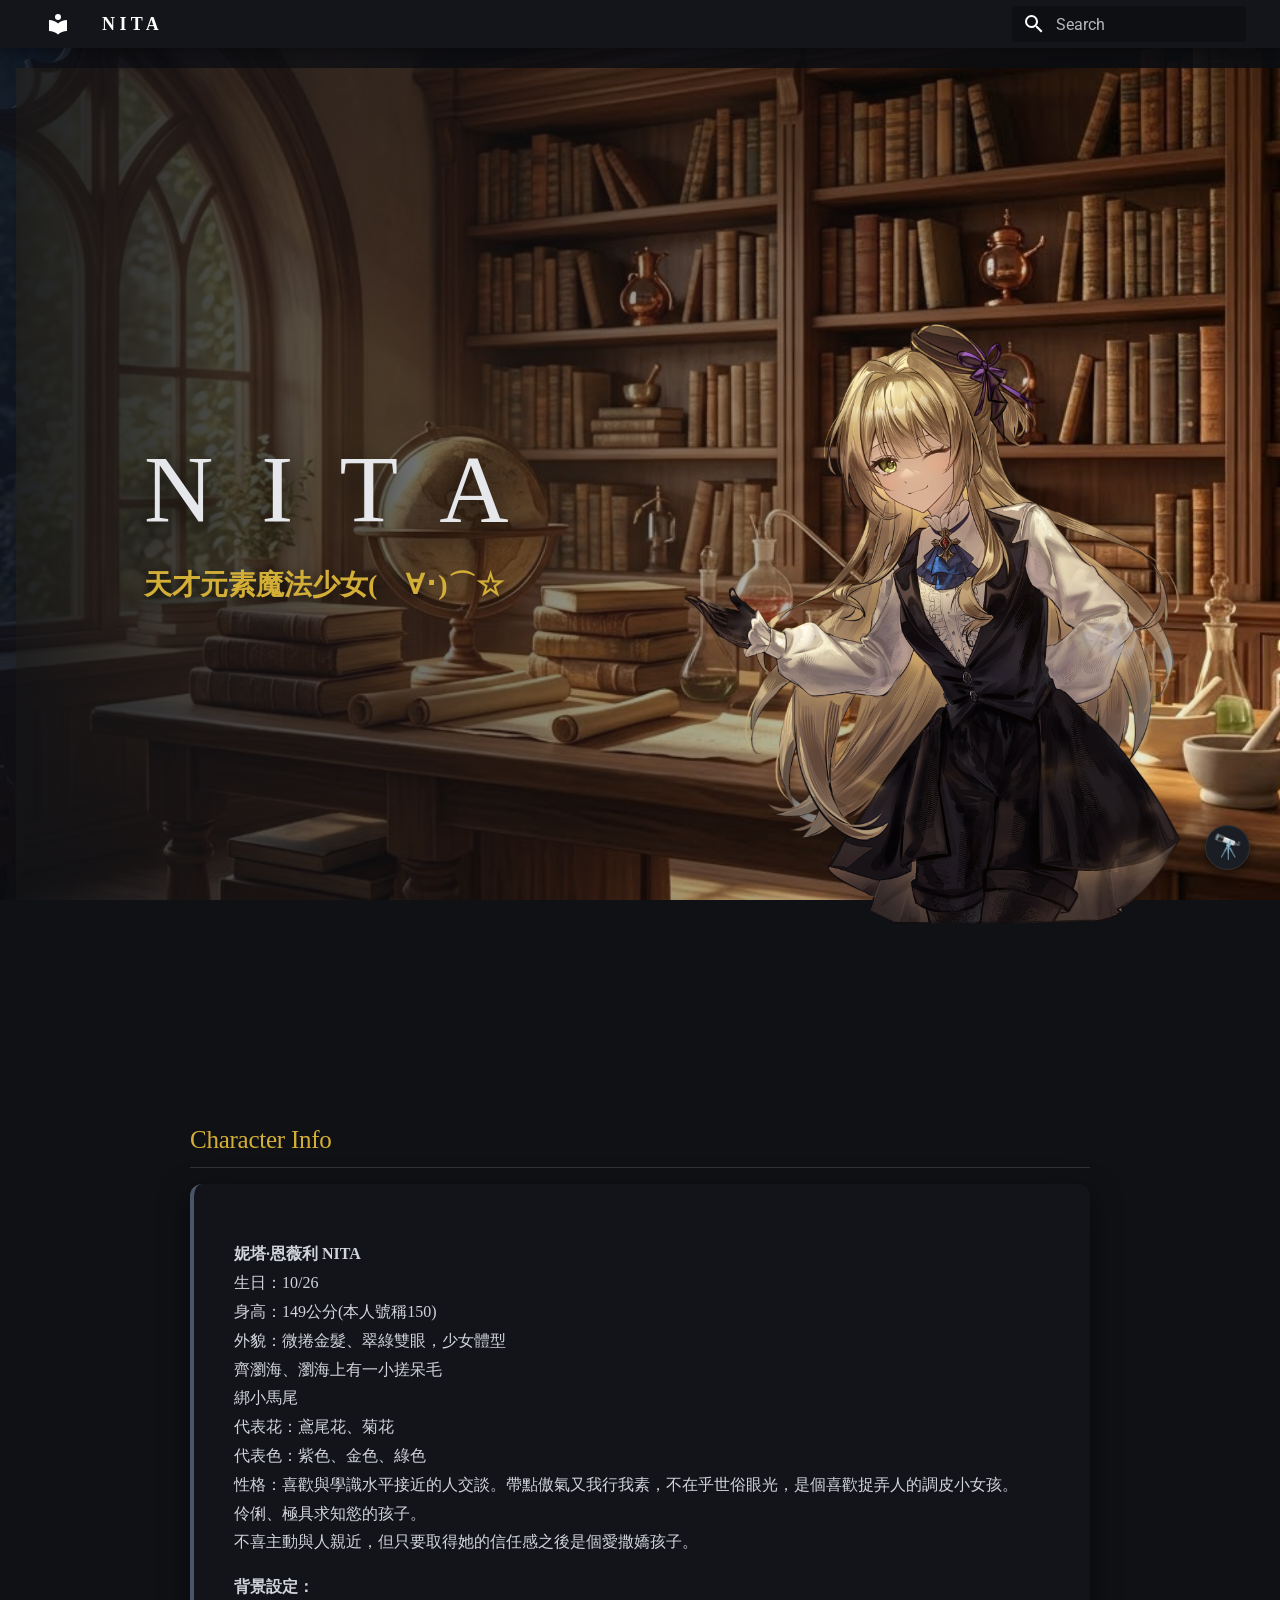
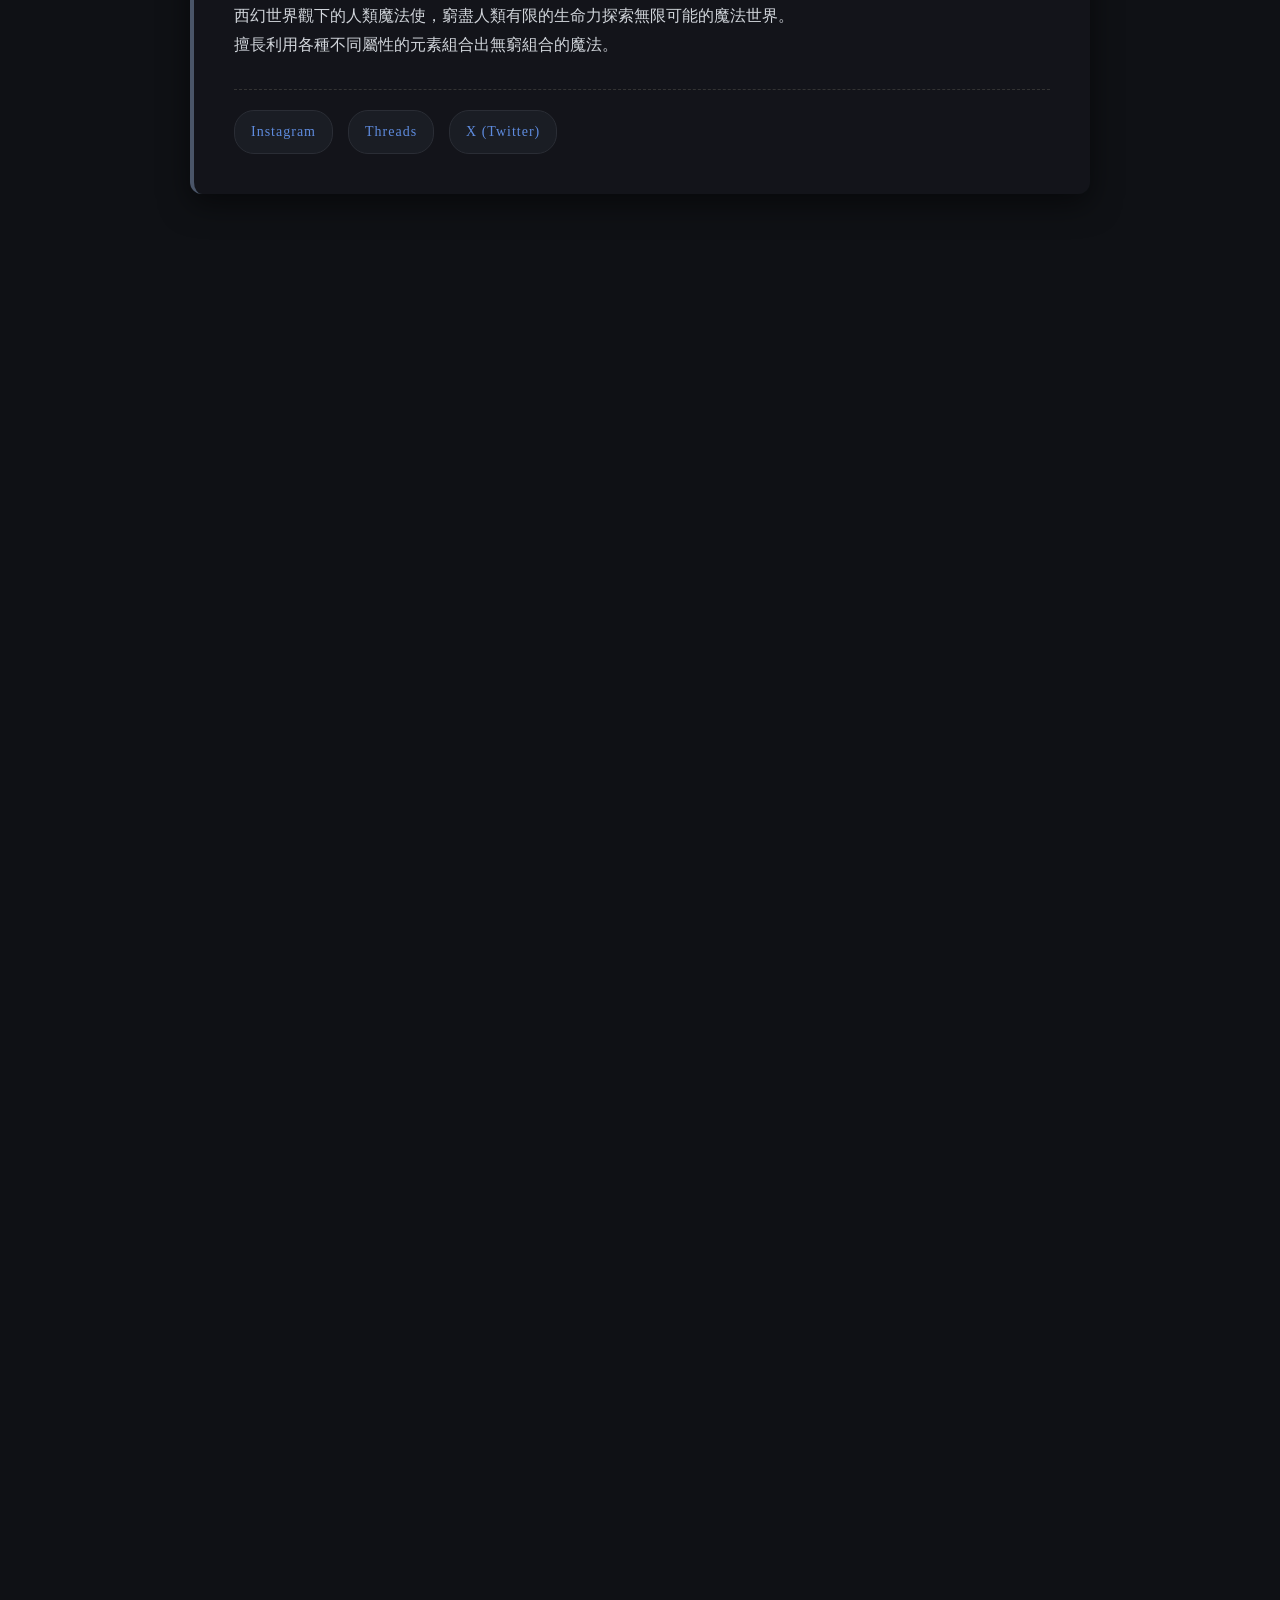
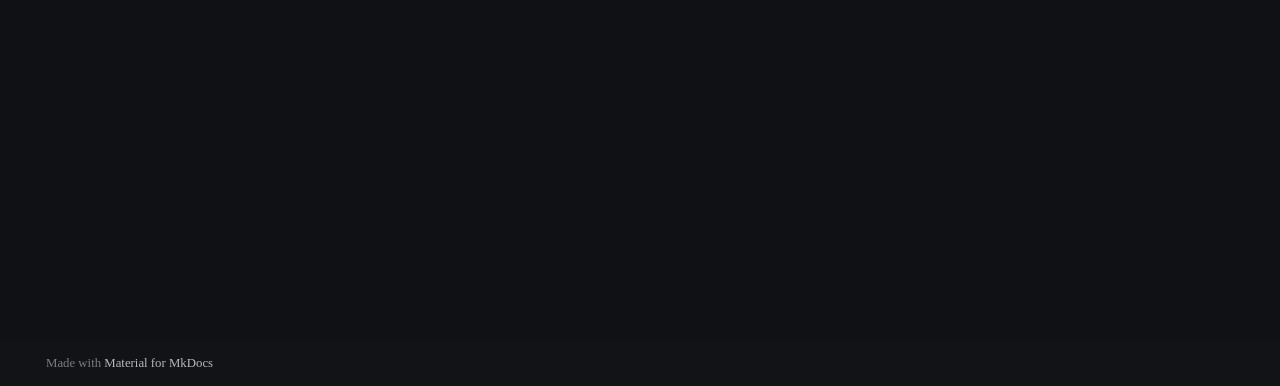
<file: index.html>
<!doctype html>
<html lang="en" class="no-js">
  <head>
    
      <meta charset="utf-8">
      <meta name="viewport" content="width=device-width,initial-scale=1">
      
      
      
        <link rel="canonical" href="https://nitajhanggua.com/">
      
      
      
      
        
      
      
      <link rel="icon" href="assets/images/favicon.png">
      <meta name="generator" content="mkdocs-1.6.1, mkdocs-material-9.7.6">
    
    
      
        <title>N I T A</title>
      
    
    
      <link rel="stylesheet" href="assets/stylesheets/main.484c7ddc.min.css">
      
        
        <link rel="stylesheet" href="assets/stylesheets/palette.ab4e12ef.min.css">
      
      


    
    
      
    
    
      
        
        
        <link rel="preconnect" href="https://fonts.gstatic.com" crossorigin>
        <link rel="stylesheet" href="https://fonts.googleapis.com/css?family=Roboto:300,300i,400,400i,700,700i%7CRoboto+Mono:400,400i,700,700i&display=fallback">
        <style>:root{--md-text-font:"Roboto";--md-code-font:"Roboto Mono"}</style>
      
    
    
      <link rel="stylesheet" href="stylesheets/extra.css">
    
    <script>__md_scope=new URL(".",location),__md_hash=e=>[...e].reduce(((e,_)=>(e<<5)-e+_.charCodeAt(0)),0),__md_get=(e,_=localStorage,t=__md_scope)=>JSON.parse(_.getItem(t.pathname+"."+e)),__md_set=(e,_,t=localStorage,a=__md_scope)=>{try{t.setItem(a.pathname+"."+e,JSON.stringify(_))}catch(e){}}</script>
    
      

    
    
  </head>
  
  
    
    
    
    
    
    <body dir="ltr" data-md-color-scheme="slate" data-md-color-primary="black" data-md-color-accent="amber">
  
    
    <input class="md-toggle" data-md-toggle="drawer" type="checkbox" id="__drawer" autocomplete="off">
    <input class="md-toggle" data-md-toggle="search" type="checkbox" id="__search" autocomplete="off">
    <label class="md-overlay" for="__drawer"></label>
    <div data-md-component="skip">
      
    </div>
    <div data-md-component="announce">
      
    </div>
    
    
      

  

<header class="md-header md-header--shadow" data-md-component="header">
  <nav class="md-header__inner md-grid" aria-label="Header">
    <a href="." title="N I T A" class="md-header__button md-logo" aria-label="N I T A" data-md-component="logo">
      
  
  <svg xmlns="http://www.w3.org/2000/svg" viewBox="0 0 24 24"><path d="M12 8a3 3 0 0 0 3-3 3 3 0 0 0-3-3 3 3 0 0 0-3 3 3 3 0 0 0 3 3m0 3.54C9.64 9.35 6.5 8 3 8v11c3.5 0 6.64 1.35 9 3.54 2.36-2.19 5.5-3.54 9-3.54V8c-3.5 0-6.64 1.35-9 3.54"/></svg>

    </a>
    <label class="md-header__button md-icon" for="__drawer">
      
      <svg xmlns="http://www.w3.org/2000/svg" viewBox="0 0 24 24"><path d="M3 6h18v2H3zm0 5h18v2H3zm0 5h18v2H3z"/></svg>
    </label>
    <div class="md-header__title" data-md-component="header-title">
      <div class="md-header__ellipsis">
        <div class="md-header__topic">
          <span class="md-ellipsis">
            N I T A
          </span>
        </div>
        <div class="md-header__topic" data-md-component="header-topic">
          <span class="md-ellipsis">
            
              Home
            
          </span>
        </div>
      </div>
    </div>
    
      
    
    
    
    
      
      
        <label class="md-header__button md-icon" for="__search">
          
          <svg xmlns="http://www.w3.org/2000/svg" viewBox="0 0 24 24"><path d="M9.5 3A6.5 6.5 0 0 1 16 9.5c0 1.61-.59 3.09-1.56 4.23l.27.27h.79l5 5-1.5 1.5-5-5v-.79l-.27-.27A6.52 6.52 0 0 1 9.5 16 6.5 6.5 0 0 1 3 9.5 6.5 6.5 0 0 1 9.5 3m0 2C7 5 5 7 5 9.5S7 14 9.5 14 14 12 14 9.5 12 5 9.5 5"/></svg>
        </label>
        <div class="md-search" data-md-component="search" role="dialog">
  <label class="md-search__overlay" for="__search"></label>
  <div class="md-search__inner" role="search">
    <form class="md-search__form" name="search">
      <input type="text" class="md-search__input" name="query" aria-label="Search" placeholder="Search" autocapitalize="off" autocorrect="off" autocomplete="off" spellcheck="false" data-md-component="search-query" required>
      <label class="md-search__icon md-icon" for="__search">
        
        <svg xmlns="http://www.w3.org/2000/svg" viewBox="0 0 24 24"><path d="M9.5 3A6.5 6.5 0 0 1 16 9.5c0 1.61-.59 3.09-1.56 4.23l.27.27h.79l5 5-1.5 1.5-5-5v-.79l-.27-.27A6.52 6.52 0 0 1 9.5 16 6.5 6.5 0 0 1 3 9.5 6.5 6.5 0 0 1 9.5 3m0 2C7 5 5 7 5 9.5S7 14 9.5 14 14 12 14 9.5 12 5 9.5 5"/></svg>
        
        <svg xmlns="http://www.w3.org/2000/svg" viewBox="0 0 24 24"><path d="M20 11v2H8l5.5 5.5-1.42 1.42L4.16 12l7.92-7.92L13.5 5.5 8 11z"/></svg>
      </label>
      <nav class="md-search__options" aria-label="Search">
        
        <button type="reset" class="md-search__icon md-icon" title="Clear" aria-label="Clear" tabindex="-1">
          
          <svg xmlns="http://www.w3.org/2000/svg" viewBox="0 0 24 24"><path d="M19 6.41 17.59 5 12 10.59 6.41 5 5 6.41 10.59 12 5 17.59 6.41 19 12 13.41 17.59 19 19 17.59 13.41 12z"/></svg>
        </button>
      </nav>
      
    </form>
    <div class="md-search__output">
      <div class="md-search__scrollwrap" tabindex="0" data-md-scrollfix>
        <div class="md-search-result" data-md-component="search-result">
          <div class="md-search-result__meta">
            Initializing search
          </div>
          <ol class="md-search-result__list" role="presentation"></ol>
        </div>
      </div>
    </div>
  </div>
</div>
      
    
    
  </nav>
  
</header>
    
    <div class="md-container" data-md-component="container">
      
      
        
          
        
      
      <main class="md-main" data-md-component="main">
        <div class="md-main__inner md-grid">
          
            
              
                
              
              <div class="md-sidebar md-sidebar--primary" data-md-component="sidebar" data-md-type="navigation" hidden>
                <div class="md-sidebar__scrollwrap">
                  <div class="md-sidebar__inner">
                    



<nav class="md-nav md-nav--primary" aria-label="Navigation" data-md-level="0">
  <label class="md-nav__title" for="__drawer">
    <a href="." title="N I T A" class="md-nav__button md-logo" aria-label="N I T A" data-md-component="logo">
      
  
  <svg xmlns="http://www.w3.org/2000/svg" viewBox="0 0 24 24"><path d="M12 8a3 3 0 0 0 3-3 3 3 0 0 0-3-3 3 3 0 0 0-3 3 3 3 0 0 0 3 3m0 3.54C9.64 9.35 6.5 8 3 8v11c3.5 0 6.64 1.35 9 3.54 2.36-2.19 5.5-3.54 9-3.54V8c-3.5 0-6.64 1.35-9 3.54"/></svg>

    </a>
    N I T A
  </label>
  
  <ul class="md-nav__list" data-md-scrollfix>
    
      
      
  
  
    
  
  
  
    <li class="md-nav__item md-nav__item--active">
      
      <input class="md-nav__toggle md-toggle" type="checkbox" id="__toc">
      
      
      
      <a href="." class="md-nav__link md-nav__link--active">
        
  
  
  <span class="md-ellipsis">
    
  
    Home
  

    
  </span>
  
  

      </a>
      
    </li>
  

    
  </ul>
</nav>
                  </div>
                </div>
              </div>
            
            
              
                
              
              <div class="md-sidebar md-sidebar--secondary" data-md-component="sidebar" data-md-type="toc" hidden>
                <div class="md-sidebar__scrollwrap">
                  <div class="md-sidebar__inner">
                    

<nav class="md-nav md-nav--secondary" aria-label="Table of contents">
  
  
  
  
</nav>
                  </div>
                </div>
              </div>
            
          
          
            <div class="md-content" data-md-component="content">
              
              <article class="md-content__inner md-typeset">
                
                  
  




<div class="cursor-glow" id="cursorGlow"></div>

<nav id="mainNav">
    <a onclick="scrollToSection(event, 'home')">頂部</a>
    <a onclick="scrollToSection(event, 'about')">妮塔設定</a>
    <a onclick="scrollToSection(event, 'gallery')">旅途紀錄</a>
</nav>

<header id="home">
    <div class="hero-text" id="heroText">
        <h1>N I T A</h1>
        <p>天才元素魔法少女(ゝ∀･)⌒☆</p>
    </div>
    <div id="hero-nita">
        <img src="images/hero-nita.png" alt="Nita 迎賓立繪" style="width: 100%; height: 100%; object-fit: contain;">
    </div>
</header>

<section id="about">
    <div class="bg-nita left-nita fade-io">
        <img src="images/left-nita.png" alt="Nita 側身立繪" style="width: 100%; height: 100%; object-fit: contain;">
    </div>
    <div class="bg-nita right-nita fade-io" style="z-index: 2;">
        <img src="images/page2-right.png" alt="Nita 右側立繪" style="width: 100%; height: 100%; object-fit: contain;">
    </div>

    <div class="container fade-in" style="position: relative; z-index: 10;">
        <h2>Character Info</h2>
        <div class="profile-content">
            <p><strong>妮塔·恩薇利 NITA</strong><br>
生日：10/26<br>
身高：149公分(本人號稱150)<br>
外貌：微捲金髮、翠綠雙眼，少女體型<br>
齊瀏海、瀏海上有一小搓呆毛<br>
綁小馬尾<br>
代表花：鳶尾花、菊花<br>
代表色：紫色、金色、綠色<br>
性格：喜歡與學識水平接近的人交談。帶點傲氣又我行我素，不在乎世俗眼光，是個喜歡捉弄人的調皮小女孩。<br>
伶俐、極具求知慾的孩子。<br>
不喜主動與人親近，但只要取得她的信任感之後是個愛撒嬌孩子。 
</p>

<p><strong>背景設定：</strong><br>
西幻世界觀下的人類魔法使，窮盡人類有限的生命力探索無限可能的魔法世界。<br>
擅長利用各種不同屬性的元素組合出無窮組合的魔法。
</p>
<div class="social-links">
    <a href="https://www.instagram.com/nita_jhanggua/" target="_blank" class="social-btn">Instagram</a>

    <a href="https://www.threads.com/@nita_jhanggua" target="_blank" class="social-btn">Threads</a>

    <a href="https://x.com/1290Kone" target="_blank" class="social-btn">X (Twitter)</a>
</div>
        </div>
    </div>
</section>

<section id="gallery">
    <div class="bg-nita right-nita fade-io">
        <img src="images/right-nita.png" alt="Nita 探索立繪" style="width: 100%; height: 100%; object-fit: contain;">
    </div>

    <div class="container fade-in" style="position: relative; z-index: 10;">
        <h2>Gallery & Stories</h2>
        <div class="gallery" id="gallery-container"></div>
    </div>
</section>

<div class="modal-overlay" id="myModal">
    <div class="modal-content">
        <button class="close-btn" onclick="closeModal()">×</button>
        <div class="modal-img">
            <button class="nav-btn prev-btn" onclick="changeSlide(-1)">&#10094;</button>
            <div id="modalImgPlaceholder">完整大圖</div>
            <button class="nav-btn next-btn" onclick="changeSlide(1)">&#10095;</button>
        </div>
        <div class="modal-text">
            <h3 id="modalTitle" style="color: #d4af37; margin-top: 0;"></h3>
            <p id="modalStory"></p>
            <div style="margin-top: 20px; font-size: 14px; color: #a0aec0;">
                委託繪師：<span id="modalArtist" style="color: #d4af37;"></span>
            </div>
        </div>
    </div>
</div>

<div class="companion" id="companion">
    <div class="speech-bubble" id="speechBubble">...</div>
    <div class="emoji-icon" id="emojiIcon">🔭</div>
</div>







  
  




  



                
              </article>
            </div>
          
          
<script>var target=document.getElementById(location.hash.slice(1));target&&target.name&&(target.checked=target.name.startsWith("__tabbed_"))</script>
        </div>
        
      </main>
      
        <footer class="md-footer">
  
  <div class="md-footer-meta md-typeset">
    <div class="md-footer-meta__inner md-grid">
      <div class="md-copyright">
  
  
    Made with
    <a href="https://squidfunk.github.io/mkdocs-material/" target="_blank" rel="noopener">
      Material for MkDocs
    </a>
  
</div>
      
    </div>
  </div>
</footer>
      
    </div>
    <div class="md-dialog" data-md-component="dialog">
      <div class="md-dialog__inner md-typeset"></div>
    </div>
    
    
    
      
      
      <script id="__config" type="application/json">{"annotate": null, "base": ".", "features": [], "search": "assets/javascripts/workers/search.2c215733.min.js", "tags": null, "translations": {"clipboard.copied": "Copied to clipboard", "clipboard.copy": "Copy to clipboard", "search.result.more.one": "1 more on this page", "search.result.more.other": "# more on this page", "search.result.none": "No matching documents", "search.result.one": "1 matching document", "search.result.other": "# matching documents", "search.result.placeholder": "Type to start searching", "search.result.term.missing": "Missing", "select.version": "Select version"}, "version": null}</script>
    
    
      <script src="assets/javascripts/bundle.79ae519e.min.js"></script>
      
        <script src="javascripts/gallery-data.js"></script>
      
        <script src="javascripts/extra.js"></script>
      
    
  </body>
</html>
</file>
<file: stylesheets/extra.css>
/* =========================================
   1. 基礎覆寫與全站背景
   ========================================= */
.md-main__inner { margin: 0; padding: 0; max-width: 100%; }
.md-content { max-width: 100%; }
body { 
    font-family: 'Palatino Linotype', 'Times New Roman', serif; 
    color: #d1d5db; 
    overflow-x: hidden; scroll-behavior: smooth; 
    background-color: #0f1115;
    background-image: linear-gradient(rgba(12, 14, 18, 0.85), rgba(12, 14, 18, 0.85)), url('../images/banner-night.png');
    background-size: cover; background-attachment: fixed; background-position: center;
}

/* 🚫 防止圖片被拖曳到桌面或新分頁 (防盜圖) */
img {
    -webkit-user-drag: none;
    -khtml-user-drag: none;
    -moz-user-drag: none;
    -o-user-drag: none;
    user-drag: none;
    user-select: none;
}

/* =========================================
   2. 導覽列
   ========================================= */
#mainNav { position: fixed; top: 0; width: 100%; background: rgba(15, 17, 21, 0.95); backdrop-filter: blur(5px); padding: 15px 0; text-align: center; z-index: 1000; border-bottom: 1px solid #2a2d35; opacity: 0; pointer-events: none; transform: translateY(-20px); transition: opacity 0.6s ease, transform 0.6s ease; }
#mainNav.scrolled { opacity: 1; pointer-events: auto; transform: translateY(0); }
#mainNav a { color: #a3a8b4; text-decoration: none; margin: 0 20px; font-size: 16px; letter-spacing: 2px; transition: color 0.3s; cursor: pointer; }
#mainNav a:hover { color: #d4af37; }

/* =========================================
   3. 區塊共用與動畫設定
   ========================================= */
section { position: relative; overflow: hidden; }
section:not(#home) { min-height: 100vh; display: flex; flex-direction: column; justify-content: center; align-items: center; padding: 80px 20px 40px; box-sizing: border-box; }
.container { max-width: 900px; width: 100%; }
h2 { font-size: 32px; color: #d4af37; border-bottom: 1px solid #333; padding-bottom: 10px; margin-bottom: 30px; }

.fade-in { opacity: 0; transform: translateY(30px); transition: opacity 0.8s ease-out, transform 0.8s ease-out; }
.fade-in.visible { opacity: 1; transform: translateY(0); }
.fade-io { opacity: 0; transform: translateY(30px); transition: opacity 1s ease-in-out, transform 1s ease-out; }
.fade-io.visible { opacity: 1; transform: translateY(0); }

/* =========================================
   4. 首頁橫幅與文字
   ========================================= */
#home { 
    height: 100vh; width: 100vw; display: flex; align-items: center; justify-content: flex-start; position: relative; overflow: hidden;
    background-image: 
        linear-gradient(to right, rgba(15, 17, 21, 0.95) 0%, rgba(15, 17, 21, 0.4) 50%, transparent 100%),
        url('../images/hero-bg.jpg'); 
    background-size: cover; background-position: center; background-attachment: fixed;
}
.hero-text { position: relative; z-index: 10; text-align: left; padding-left: 10%; max-width: 50%; transition: opacity 0.1s; }
.hero-text h1 { font-size: 96px; letter-spacing: 12px; color: #e5e7eb; margin: 0 0 10px; text-shadow: 0 10px 30px rgba(0,0,0,0.8); }
.hero-text p { color: #d4af37; font-size: 28px; margin: 0; font-weight: bold; text-shadow: 0 5px 15px rgba(0,0,0,0.8); }

/* 首頁妮塔滑動進退場 */
#hero-nita { 
    position: absolute; bottom: 0; z-index: 5; right: 5%; 
    width: 45vw; min-height: 85vh; display: flex; align-items: flex-end; justify-content: center; 
    transition: transform 1.2s cubic-bezier(0.2, 0.8, 0.2, 1), opacity 0.8s ease-out; 
    transform: translateX(20vw); opacity: 0; 
}
#hero-nita.visible { transform: translateX(0); opacity: 1; }

/* =========================================
   5. 背景交錯立繪與光暈保護
   ========================================= */
.bg-nita { position: absolute; bottom: 0; width: 33.33vw; height: 85vh; z-index: 1; display: flex; align-items: flex-end; justify-content: center; }
.left-nita { left: 0; transform: translateX(-10%); }
.right-nita { right: 0; transform: translateX(10%); }
.bg-nita img { filter: drop-shadow(0 0 25px rgba(0, 0, 0, 0.9)); }

.cursor-glow { position: fixed; top: 0; left: 0; width: 600px; height: 600px; border-radius: 50%; background: radial-gradient(circle, rgba(212, 175, 55, 0.12) 0%, transparent 50%); pointer-events: none; transform: translate(-50%, -50%); z-index: 9999; transition: opacity 0.3s; opacity: 0; }

/* =========================================
   6. 妮塔設定區與毛玻璃
   ========================================= */
.profile-content { background: rgba(20, 22, 28, 0.85); backdrop-filter: blur(12px); padding: 40px; border-radius: 12px; line-height: 1.8; border-left: 4px solid #4a5568; box-shadow: 0 10px 30px rgba(0,0,0,0.5); }
.social-links { margin-top: 30px; padding-top: 20px; border-top: 1px dashed #333; display: flex; gap: 15px; flex-wrap: wrap; }
.social-btn { display: inline-block; padding: 8px 16px; border-radius: 20px; font-size: 14px; text-decoration: none; letter-spacing: 1px; transition: all 0.3s ease; background: #1a1d24; color: #a0aec0; border: 1px solid #2a2d35; }
.social-btn:hover { transform: translateY(-2px); background: #2a2d35; color: #fff; border-color: #4a5568; }

/* =========================================
   7. 畫廊瀑布流 (自動滿版)
   ========================================= */
.gallery { column-width: 280px; column-gap: 25px; width: 100%; }
.gallery-card { background-color: rgba(26, 29, 36, 0.9); backdrop-filter: blur(8px); border-radius: 8px; overflow: hidden; cursor: pointer; position: relative; transition: transform 0.3s, box-shadow 0.3s; break-inside: avoid; margin-bottom: 25px; box-shadow: 0 10px 20px rgba(0,0,0,0.5); }
.gallery-card:hover { transform: translateY(-5px); box-shadow: 0 15px 30px rgba(0,0,0,0.8); }
.card-img-container { width: 100%; position: relative; background-color: #2a2d35; height: auto; }
.gallery-img { width: 100%; height: auto; display: block; transition: transform 0.4s ease; }
.gallery-card:hover .gallery-img { transform: scale(1.03); }
.gallery-card::after { content: ""; position: absolute; top: 0; left: 0; right: 0; bottom: 0; background: linear-gradient(rgba(18, 16, 16, 0) 50%, rgba(0, 0, 0, 0.25) 50%), linear-gradient(90deg, rgba(255, 0, 0, 0.06), rgba(0, 255, 0, 0.02), rgba(0, 0, 255, 0.06)); background-size: 100% 4px, 3px 100%; opacity: 0; pointer-events: none; transition: opacity 0.2s; }
.gallery-card:hover::after { opacity: 1; }
.card-title { padding: 15px; font-weight: bold; color: #e2e8f0; text-align: center; }

/* =========================================
   8. 彈出視窗與彩蛋
   ========================================= */
.modal-overlay { display: none; position: fixed; top: 0; left: 0; width: 100%; height: 100%; background: rgba(0, 0, 0, 0.9); z-index: 2000; justify-content: center; align-items: center; opacity: 0; transition: opacity 0.3s; }
.modal-overlay.active { display: flex; opacity: 1; }
.modal-content { background: #181a20; width: 90%; max-width: 800px; border-radius: 12px; overflow: hidden; display: flex; flex-wrap: wrap; position: relative; }
.close-btn { position: absolute; top: 15px; right: 20px; font-size: 24px; color: #a0aec0; cursor: pointer; background: none; border: none; z-index: 30; }
.modal-img { flex: 1 1 300px; min-height: 300px; background: #2d3748; display: flex; align-items: center; justify-content: center; position: relative; }
.modal-text { flex: 1 1 300px; padding: 30px; line-height: 1.7; }
.nav-btn { position: absolute; top: 50%; transform: translateY(-50%); background: rgba(0, 0, 0, 0.6); color: white; border: none; font-size: 20px; padding: 15px 10px; cursor: pointer; z-index: 20; transition: 0.3s; }
.prev-btn { left: 0; border-radius: 0 6px 6px 0; } .next-btn { right: 0; border-radius: 6px 0 0 6px; }

.companion { position: fixed; bottom: 30px; right: 30px; z-index: 1000; display: flex; flex-direction: column; align-items: center; cursor: pointer; transition: opacity 0.5s ease-in-out; }
.emoji-icon { font-size: 24px; background: #1a1d24; border: 1px solid #333; border-radius: 50%; width: 45px; height: 45px; display: flex; justify-content: center; align-items: center; box-shadow: 0 4px 10px rgba(0,0,0,0.5); transition: transform 0.3s, background 0.3s; }
.speech-bubble { background: #2d3748; color: #e2e8f0; padding: 10px 15px; border-radius: 8px; margin-bottom: 10px; font-size: 14px; opacity: 0; transform: translateY(10px); transition: 0.3s; pointer-events: none; max-width: 200px; text-align: center; border: 1px solid #4a5568; }
.companion.active .speech-bubble { opacity: 1; transform: translateY(0); }

/* RWD */
@media (max-width: 768px) {
    .hero-text { padding-left: 5%; max-width: 90%; text-align: left; }
    .hero-text h1 { font-size: 60px; }
    .hero-text p { font-size: 20px; }
    #hero-nita { width: 80vw; right: 0; }

    section:not(#home) { display: flex; flex-direction: column; justify-content: flex-start; padding: 80px 15px 40px; }
    .bg-nita { position: relative; width: 100%; height: 350px; opacity: 1 !important; z-index: 1; margin-bottom: -40px; }
    .bg-nita img { object-position: bottom center; }

    #about .right-nita { display: none; }
    #about .left-nita { transform: translateX(0); }
    #gallery .right-nita { transform: translateX(0); }

    .container { z-index: 10; position: relative; width: 100%; }
    .profile-content { padding: 25px 20px; backdrop-filter: blur(8px); }
    .gallery { column-width: 100%; column-gap: 15px; }
    .gallery-card { margin-bottom: 15px; }
}
</file>
<file: assets/stylesheets/main.484c7ddc.min.css>
@charset "UTF-8";html{-webkit-text-size-adjust:none;-moz-text-size-adjust:none;text-size-adjust:none;box-sizing:border-box}*,:after,:before{box-sizing:inherit}@media (prefers-reduced-motion){*,:after,:before{transition:none!important}}body{margin:0}a,button,input,label{-webkit-tap-highlight-color:transparent}a{color:inherit;text-decoration:none}hr{border:0;box-sizing:initial;display:block;height:.05rem;overflow:visible;padding:0}small{font-size:80%}sub,sup{line-height:1em}img{border-style:none}table{border-collapse:initial;border-spacing:0}td,th{font-weight:400;vertical-align:top}button{background:#0000;border:0;font-family:inherit;font-size:inherit;margin:0;padding:0}input{border:0;outline:none}:root{--md-primary-fg-color:#4051b5;--md-primary-fg-color--light:#5d6cc0;--md-primary-fg-color--dark:#303fa1;--md-primary-bg-color:#fff;--md-primary-bg-color--light:#ffffffb3;--md-accent-fg-color:#526cfe;--md-accent-fg-color--transparent:#526cfe1a;--md-accent-bg-color:#fff;--md-accent-bg-color--light:#ffffffb3}[data-md-color-scheme=default]{color-scheme:light}[data-md-color-scheme=default] img[src$="#gh-dark-mode-only"],[data-md-color-scheme=default] img[src$="#only-dark"]{display:none}:root,[data-md-color-scheme=default]{--md-hue:225deg;--md-default-fg-color:#000000de;--md-default-fg-color--light:#0000008a;--md-default-fg-color--lighter:#00000052;--md-default-fg-color--lightest:#00000012;--md-default-bg-color:#fff;--md-default-bg-color--light:#ffffffb3;--md-default-bg-color--lighter:#ffffff4d;--md-default-bg-color--lightest:#ffffff1f;--md-code-fg-color:#36464e;--md-code-bg-color:#f5f5f5;--md-code-bg-color--light:#f5f5f5b3;--md-code-bg-color--lighter:#f5f5f54d;--md-code-hl-color:#4287ff;--md-code-hl-color--light:#4287ff1a;--md-code-hl-number-color:#d52a2a;--md-code-hl-special-color:#db1457;--md-code-hl-function-color:#a846b9;--md-code-hl-constant-color:#6e59d9;--md-code-hl-keyword-color:#3f6ec6;--md-code-hl-string-color:#1c7d4d;--md-code-hl-name-color:var(--md-code-fg-color);--md-code-hl-operator-color:var(--md-default-fg-color--light);--md-code-hl-punctuation-color:var(--md-default-fg-color--light);--md-code-hl-comment-color:var(--md-default-fg-color--light);--md-code-hl-generic-color:var(--md-default-fg-color--light);--md-code-hl-variable-color:var(--md-default-fg-color--light);--md-typeset-color:var(--md-default-fg-color);--md-typeset-a-color:var(--md-primary-fg-color);--md-typeset-del-color:#f5503d26;--md-typeset-ins-color:#0bd57026;--md-typeset-kbd-color:#fafafa;--md-typeset-kbd-accent-color:#fff;--md-typeset-kbd-border-color:#b8b8b8;--md-typeset-mark-color:#ffff0080;--md-typeset-table-color:#0000001f;--md-typeset-table-color--light:rgba(0,0,0,.035);--md-admonition-fg-color:var(--md-default-fg-color);--md-admonition-bg-color:var(--md-default-bg-color);--md-warning-fg-color:#000000de;--md-warning-bg-color:#ff9;--md-footer-fg-color:#fff;--md-footer-fg-color--light:#ffffffb3;--md-footer-fg-color--lighter:#ffffff73;--md-footer-bg-color:#000000de;--md-footer-bg-color--dark:#00000052;--md-shadow-z1:0 0.2rem 0.5rem #0000000d,0 0 0.05rem #0000001a;--md-shadow-z2:0 0.2rem 0.5rem #0000001a,0 0 0.05rem #00000040;--md-shadow-z3:0 0.2rem 0.5rem #0003,0 0 0.05rem #00000059}.md-icon svg{fill:currentcolor;display:block;height:1.2rem;width:1.2rem}body{-webkit-font-smoothing:antialiased;-moz-osx-font-smoothing:grayscale;--md-text-font-family:var(--md-text-font,_),-apple-system,BlinkMacSystemFont,Helvetica,Arial,sans-serif;--md-code-font-family:var(--md-code-font,_),SFMono-Regular,Consolas,Menlo,monospace}aside,body,input{font-feature-settings:"kern","liga";color:var(--md-typeset-color);font-family:var(--md-text-font-family)}code,kbd,pre{font-feature-settings:"kern";font-family:var(--md-code-font-family)}:root{--md-typeset-table-sort-icon:url('data:image/svg+xml;charset=utf-8,<svg xmlns="http://www.w3.org/2000/svg" viewBox="0 0 24 24"><path d="m18 21-4-4h3V7h-3l4-4 4 4h-3v10h3M2 19v-2h10v2M2 13v-2h7v2M2 7V5h4v2z"/></svg>');--md-typeset-table-sort-icon--asc:url('data:image/svg+xml;charset=utf-8,<svg xmlns="http://www.w3.org/2000/svg" viewBox="0 0 24 24"><path d="M19 17h3l-4 4-4-4h3V3h2M2 17h10v2H2M6 5v2H2V5m0 6h7v2H2z"/></svg>');--md-typeset-table-sort-icon--desc:url('data:image/svg+xml;charset=utf-8,<svg xmlns="http://www.w3.org/2000/svg" viewBox="0 0 24 24"><path d="M19 7h3l-4-4-4 4h3v14h2M2 17h10v2H2M6 5v2H2V5m0 6h7v2H2z"/></svg>')}.md-typeset{-webkit-print-color-adjust:exact;color-adjust:exact;font-size:.8rem;line-height:1.6;overflow-wrap:break-word}@media print{.md-typeset{font-size:.68rem}}.md-typeset blockquote,.md-typeset dl,.md-typeset figure,.md-typeset ol,.md-typeset pre,.md-typeset ul{margin-bottom:1em;margin-top:1em}.md-typeset h1{color:var(--md-default-fg-color--light);font-size:2em;line-height:1.3;margin:0 0 1.25em}.md-typeset h1,.md-typeset h2{font-weight:300;letter-spacing:-.01em}.md-typeset h2{font-size:1.5625em;line-height:1.4;margin:1.6em 0 .64em}.md-typeset h3{font-size:1.25em;font-weight:400;letter-spacing:-.01em;line-height:1.5;margin:1.6em 0 .8em}.md-typeset h2+h3{margin-top:.8em}.md-typeset h4{font-weight:700;letter-spacing:-.01em;margin:1em 0}.md-typeset h5,.md-typeset h6{color:var(--md-default-fg-color--light);font-size:.8em;font-weight:700;letter-spacing:-.01em;margin:1.25em 0}.md-typeset h5{text-transform:uppercase}.md-typeset h5 code{text-transform:none}.md-typeset hr{border-bottom:.05rem solid var(--md-default-fg-color--lightest);display:flow-root;margin:1.5em 0}.md-typeset a{color:var(--md-typeset-a-color);word-break:break-word}.md-typeset a,.md-typeset a:before{transition:color 125ms}.md-typeset a:focus,.md-typeset a:hover{color:var(--md-accent-fg-color)}.md-typeset a:focus code,.md-typeset a:hover code{background-color:var(--md-accent-fg-color--transparent);color:var(--md-accent-fg-color)}.md-typeset a code{color:var(--md-typeset-a-color)}.md-typeset a.focus-visible{outline-color:var(--md-accent-fg-color);outline-offset:.2rem}.md-typeset code,.md-typeset kbd,.md-typeset pre{color:var(--md-code-fg-color);direction:ltr;font-variant-ligatures:none;transition:background-color 125ms}@media print{.md-typeset code,.md-typeset kbd,.md-typeset pre{white-space:pre-wrap}}.md-typeset code{background-color:var(--md-code-bg-color);border-radius:.1rem;-webkit-box-decoration-break:clone;box-decoration-break:clone;font-size:.85em;padding:0 .2941176471em;transition:color 125ms,background-color 125ms;word-break:break-word}.md-typeset code:not(.focus-visible){-webkit-tap-highlight-color:transparent;outline:none}.md-typeset pre{display:flow-root;line-height:1.4;position:relative}.md-typeset pre>code{-webkit-box-decoration-break:slice;box-decoration-break:slice;box-shadow:none;display:block;margin:0;outline-color:var(--md-accent-fg-color);overflow:auto;padding:.7720588235em 1.1764705882em;scrollbar-color:var(--md-default-fg-color--lighter) #0000;scrollbar-width:thin;touch-action:auto;word-break:normal}.md-typeset pre>code:hover{scrollbar-color:var(--md-accent-fg-color) #0000}.md-typeset pre>code::-webkit-scrollbar{height:.2rem;width:.2rem}.md-typeset pre>code::-webkit-scrollbar-thumb{background-color:var(--md-default-fg-color--lighter)}.md-typeset pre>code::-webkit-scrollbar-thumb:hover{background-color:var(--md-accent-fg-color)}.md-typeset kbd{background-color:var(--md-typeset-kbd-color);border-radius:.1rem;box-shadow:0 .1rem 0 .05rem var(--md-typeset-kbd-border-color),0 .1rem 0 var(--md-typeset-kbd-border-color),0 -.1rem .2rem var(--md-typeset-kbd-accent-color) inset;color:var(--md-default-fg-color);display:inline-block;font-size:.75em;padding:0 .6666666667em;vertical-align:text-top;word-break:break-word}.md-typeset mark{background-color:var(--md-typeset-mark-color);-webkit-box-decoration-break:clone;box-decoration-break:clone;color:inherit;word-break:break-word}.md-typeset abbr{cursor:help;text-decoration:none}.md-typeset [data-preview],.md-typeset abbr{border-bottom:.05rem dotted var(--md-default-fg-color--light)}.md-typeset small{opacity:.75}[dir=ltr] .md-typeset sub,[dir=ltr] .md-typeset sup{margin-left:.078125em}[dir=rtl] .md-typeset sub,[dir=rtl] .md-typeset sup{margin-right:.078125em}[dir=ltr] .md-typeset blockquote{padding-left:.6rem}[dir=rtl] .md-typeset blockquote{padding-right:.6rem}[dir=ltr] .md-typeset blockquote{border-left:.2rem solid var(--md-default-fg-color--lighter)}[dir=rtl] .md-typeset blockquote{border-right:.2rem solid var(--md-default-fg-color--lighter)}.md-typeset blockquote{color:var(--md-default-fg-color--light);margin-left:0;margin-right:0}.md-typeset ul{list-style-type:disc}.md-typeset ul[type]{list-style-type:revert-layer}[dir=ltr] .md-typeset ol,[dir=ltr] .md-typeset ul{margin-left:.625em}[dir=rtl] .md-typeset ol,[dir=rtl] .md-typeset ul{margin-right:.625em}.md-typeset ol,.md-typeset ul{padding:0}.md-typeset ol:not([hidden]),.md-typeset ul:not([hidden]){display:flow-root}.md-typeset ol ol,.md-typeset ul ol{list-style-type:lower-alpha}.md-typeset ol ol ol,.md-typeset ul ol ol{list-style-type:lower-roman}.md-typeset ol ol ol ol,.md-typeset ul ol ol ol{list-style-type:upper-alpha}.md-typeset ol ol ol ol ol,.md-typeset ul ol ol ol ol{list-style-type:upper-roman}.md-typeset ol[type],.md-typeset ul[type]{list-style-type:revert-layer}[dir=ltr] .md-typeset ol li,[dir=ltr] .md-typeset ul li{margin-left:1.25em}[dir=rtl] .md-typeset ol li,[dir=rtl] .md-typeset ul li{margin-right:1.25em}.md-typeset ol li,.md-typeset ul li{margin-bottom:.5em}.md-typeset ol li blockquote,.md-typeset ol li p,.md-typeset ul li blockquote,.md-typeset ul li p{margin:.5em 0}.md-typeset ol li:last-child,.md-typeset ul li:last-child{margin-bottom:0}[dir=ltr] .md-typeset ol li ol,[dir=ltr] .md-typeset ol li ul,[dir=ltr] .md-typeset ul li ol,[dir=ltr] .md-typeset ul li ul{margin-left:.625em}[dir=rtl] .md-typeset ol li ol,[dir=rtl] .md-typeset ol li ul,[dir=rtl] .md-typeset ul li ol,[dir=rtl] .md-typeset ul li ul{margin-right:.625em}.md-typeset ol li ol,.md-typeset ol li ul,.md-typeset ul li ol,.md-typeset ul li ul{margin-bottom:.5em;margin-top:.5em}[dir=ltr] .md-typeset dd{margin-left:1.875em}[dir=rtl] .md-typeset dd{margin-right:1.875em}.md-typeset dd{margin-bottom:1.5em;margin-top:1em}.md-typeset img,.md-typeset svg,.md-typeset video{height:auto;max-width:100%}.md-typeset img[align=left]{margin:1em 1em 1em 0}.md-typeset img[align=right]{margin:1em 0 1em 1em}.md-typeset img[align]:only-child{margin-top:0}.md-typeset figure{display:flow-root;margin:1em auto;max-width:100%;text-align:center;width:fit-content}.md-typeset figure img{display:block;margin:0 auto}.md-typeset figcaption{font-style:italic;margin:1em auto;max-width:24rem}.md-typeset iframe{max-width:100%}.md-typeset table:not([class]){background-color:var(--md-default-bg-color);border:.05rem solid var(--md-typeset-table-color);border-radius:.1rem;display:inline-block;font-size:.64rem;max-width:100%;overflow:auto;touch-action:auto}@media print{.md-typeset table:not([class]){display:table}}.md-typeset table:not([class])+*{margin-top:1.5em}.md-typeset table:not([class]) td>:first-child,.md-typeset table:not([class]) th>:first-child{margin-top:0}.md-typeset table:not([class]) td>:last-child,.md-typeset table:not([class]) th>:last-child{margin-bottom:0}.md-typeset table:not([class]) td:not([align]),.md-typeset table:not([class]) th:not([align]){text-align:left}[dir=rtl] .md-typeset table:not([class]) td:not([align]),[dir=rtl] .md-typeset table:not([class]) th:not([align]){text-align:right}.md-typeset table:not([class]) th{font-weight:700;min-width:5rem;padding:.9375em 1.25em;vertical-align:top}.md-typeset table:not([class]) td{border-top:.05rem solid var(--md-typeset-table-color);padding:.9375em 1.25em;vertical-align:top}.md-typeset table:not([class]) tbody tr{transition:background-color 125ms}.md-typeset table:not([class]) tbody tr:hover{background-color:var(--md-typeset-table-color--light);box-shadow:0 .05rem 0 var(--md-default-bg-color) inset}.md-typeset table:not([class]) a{word-break:normal}.md-typeset table th[role=columnheader]{cursor:pointer}[dir=ltr] .md-typeset table th[role=columnheader]:after{margin-left:.5em}[dir=rtl] .md-typeset table th[role=columnheader]:after{margin-right:.5em}.md-typeset table th[role=columnheader]:after{content:"";display:inline-block;height:1.2em;-webkit-mask-image:var(--md-typeset-table-sort-icon);mask-image:var(--md-typeset-table-sort-icon);-webkit-mask-repeat:no-repeat;mask-repeat:no-repeat;-webkit-mask-size:contain;mask-size:contain;transition:background-color 125ms;vertical-align:text-bottom;width:1.2em}.md-typeset table th[role=columnheader]:hover:after{background-color:var(--md-default-fg-color--lighter)}.md-typeset table th[role=columnheader][aria-sort=ascending]:after{background-color:var(--md-default-fg-color--light);-webkit-mask-image:var(--md-typeset-table-sort-icon--asc);mask-image:var(--md-typeset-table-sort-icon--asc)}.md-typeset table th[role=columnheader][aria-sort=descending]:after{background-color:var(--md-default-fg-color--light);-webkit-mask-image:var(--md-typeset-table-sort-icon--desc);mask-image:var(--md-typeset-table-sort-icon--desc)}.md-typeset__scrollwrap{margin:1em -.8rem;overflow-x:auto;touch-action:auto}.md-typeset__table{display:inline-block;margin-bottom:.5em;padding:0 .8rem}@media print{.md-typeset__table{display:block}}html .md-typeset__table table{display:table;margin:0;overflow:hidden;width:100%}@media screen and (max-width:44.984375em){.md-content__inner>pre{margin:1em -.8rem}.md-content__inner>pre code{border-radius:0}}.md-typeset .md-author{border-radius:100%;display:block;flex-shrink:0;height:1.6rem;overflow:hidden;position:relative;transition:color 125ms,transform 125ms;width:1.6rem}.md-typeset .md-author img{display:block}.md-typeset .md-author--more{background:var(--md-default-fg-color--lightest);color:var(--md-default-fg-color--lighter);font-size:.6rem;font-weight:700;line-height:1.6rem;text-align:center}.md-typeset .md-author--long{height:2.4rem;width:2.4rem}.md-typeset a.md-author{transform:scale(1)}.md-typeset a.md-author img{border-radius:100%;filter:grayscale(100%) opacity(75%);transition:filter 125ms}.md-typeset a.md-author:focus,.md-typeset a.md-author:hover{transform:scale(1.1);z-index:1}.md-typeset a.md-author:focus img,.md-typeset a.md-author:hover img{filter:grayscale(0)}.md-banner{background-color:var(--md-footer-bg-color);color:var(--md-footer-fg-color);overflow:auto}@media print{.md-banner{display:none}}.md-banner--warning{background-color:var(--md-warning-bg-color);color:var(--md-warning-fg-color)}.md-banner__inner{font-size:.7rem;margin:.6rem auto;padding:0 .8rem}[dir=ltr] .md-banner__button{float:right}[dir=rtl] .md-banner__button{float:left}.md-banner__button{color:inherit;cursor:pointer;transition:opacity .25s}.no-js .md-banner__button{display:none}.md-banner__button:hover{opacity:.7}html{font-size:125%;height:100%;overflow-x:hidden}@media screen and (min-width:100em){html{font-size:137.5%}}@media screen and (min-width:125em){html{font-size:150%}}body{background-color:var(--md-default-bg-color);display:flex;flex-direction:column;font-size:.5rem;min-height:100%;position:relative;width:100%}@media print{body{display:block}}@media screen and (max-width:59.984375em){body[data-md-scrolllock]{position:fixed}}.md-grid{margin-left:auto;margin-right:auto;max-width:61rem}.md-container{display:flex;flex-direction:column;flex-grow:1}@media print{.md-container{display:block}}.md-main{flex-grow:1}.md-main__inner{display:flex;height:100%;margin-top:1.5rem}.md-ellipsis{overflow:hidden;text-overflow:ellipsis}.md-toggle{display:none}.md-option{height:0;opacity:0;position:absolute;width:0}.md-option:checked+label:not([hidden]){display:block}.md-option.focus-visible+label{outline-color:var(--md-accent-fg-color);outline-style:auto}.md-skip{background-color:var(--md-default-fg-color);border-radius:.1rem;color:var(--md-default-bg-color);font-size:.64rem;margin:.5rem;opacity:0;outline-color:var(--md-accent-fg-color);padding:.3rem .5rem;position:fixed;transform:translateY(.4rem);z-index:-1}.md-skip:focus{opacity:1;transform:translateY(0);transition:transform .25s cubic-bezier(.4,0,.2,1),opacity 175ms 75ms;z-index:10}@page{margin:25mm}:root{--md-clipboard-icon:url('data:image/svg+xml;charset=utf-8,<svg xmlns="http://www.w3.org/2000/svg" viewBox="0 0 24 24"><path d="M19 21H8V7h11m0-2H8a2 2 0 0 0-2 2v14a2 2 0 0 0 2 2h11a2 2 0 0 0 2-2V7a2 2 0 0 0-2-2m-3-4H4a2 2 0 0 0-2 2v14h2V3h12z"/></svg>')}.md-clipboard{border-radius:.1rem;color:var(--md-default-fg-color--lightest);cursor:pointer;height:1.5em;outline-color:var(--md-accent-fg-color);outline-offset:.1rem;transition:color .25s;width:1.5em;z-index:1}@media print{.md-clipboard{display:none}}.md-clipboard:not(.focus-visible){-webkit-tap-highlight-color:transparent;outline:none}:hover>.md-clipboard{color:var(--md-default-fg-color--light)}.md-clipboard:focus,.md-clipboard:hover{color:var(--md-accent-fg-color)}.md-clipboard:after{background-color:currentcolor;content:"";display:block;height:1.125em;margin:0 auto;-webkit-mask-image:var(--md-clipboard-icon);mask-image:var(--md-clipboard-icon);-webkit-mask-position:center;mask-position:center;-webkit-mask-repeat:no-repeat;mask-repeat:no-repeat;-webkit-mask-size:contain;mask-size:contain;width:1.125em}.md-clipboard--inline{cursor:pointer}.md-clipboard--inline code{transition:color .25s,background-color .25s}.md-clipboard--inline:focus code,.md-clipboard--inline:hover code{background-color:var(--md-accent-fg-color--transparent);color:var(--md-accent-fg-color)}:root{--md-code-select-icon:url('data:image/svg+xml;charset=utf-8,<svg xmlns="http://www.w3.org/2000/svg" viewBox="0 0 24 24"><path d="M19 19h-4v2h4c1.1 0 2-.9 2-2v-4h-2m0-12h-4v2h4v4h2V5c0-1.1-.9-2-2-2M5 5h4V3H5c-1.1 0-2 .9-2 2v4h2m0 6H3v4c0 1.1.9 2 2 2h4v-2H5zm2-4h2v2H7zm4 0h2v2h-2zm4 0h2v2h-2zM7 7h2v2H7zm4 0h2v2h-2zm4 0h2v2h-2zm-8 8h2v2H7zm4 0h2v2h-2zm4 0h2v2h-2z"/></svg>');--md-code-copy-icon:url('data:image/svg+xml;charset=utf-8,<svg xmlns="http://www.w3.org/2000/svg" viewBox="0 0 24 24"><path d="M19 21H8V7h11m0-2H8a2 2 0 0 0-2 2v14a2 2 0 0 0 2 2h11a2 2 0 0 0 2-2V7a2 2 0 0 0-2-2m-3-4H4a2 2 0 0 0-2 2v14h2V3h12z"/></svg>')}.md-typeset .md-code__content{display:grid}.md-code__nav{background-color:var(--md-code-bg-color--lighter);border-radius:.1rem;display:flex;gap:.2rem;padding:.2rem;position:absolute;right:.25em;top:.25em;transition:background-color .25s;z-index:1}:hover>.md-code__nav{background-color:var(--md-code-bg-color--light)}.md-code__button{color:var(--md-default-fg-color--lightest);cursor:pointer;display:block;height:1.5em;outline-color:var(--md-accent-fg-color);outline-offset:.1rem;transition:color .25s;width:1.5em}:hover>*>.md-code__button{color:var(--md-default-fg-color--light)}.md-code__button.focus-visible,.md-code__button:hover{color:var(--md-accent-fg-color)}.md-code__button--active{color:var(--md-default-fg-color)!important}.md-code__button:after{background-color:currentcolor;content:"";display:block;height:1.125em;margin:0 auto;-webkit-mask-position:center;mask-position:center;-webkit-mask-repeat:no-repeat;mask-repeat:no-repeat;-webkit-mask-size:contain;mask-size:contain;width:1.125em}.md-code__button[data-md-type=select]:after{-webkit-mask-image:var(--md-code-select-icon);mask-image:var(--md-code-select-icon)}.md-code__button[data-md-type=copy]:after{-webkit-mask-image:var(--md-code-copy-icon);mask-image:var(--md-code-copy-icon)}@keyframes consent{0%{opacity:0;transform:translateY(100%)}to{opacity:1;transform:translateY(0)}}@keyframes overlay{0%{opacity:0}to{opacity:1}}.md-consent__overlay{animation:overlay .25s both;-webkit-backdrop-filter:blur(.1rem);backdrop-filter:blur(.1rem);background-color:#0000008a;height:100%;opacity:1;position:fixed;top:0;width:100%;z-index:5}.md-consent__inner{animation:consent .5s cubic-bezier(.1,.7,.1,1) both;background-color:var(--md-default-bg-color);border:0;border-radius:.1rem;bottom:0;box-shadow:0 0 .2rem #0000001a,0 .2rem .4rem #0003;max-height:100%;overflow:auto;padding:0;position:fixed;width:100%;z-index:5}.md-consent__form{padding:.8rem}.md-consent__settings{display:none;margin:1em 0}input:checked+.md-consent__settings{display:block}.md-consent__controls{margin-bottom:.8rem}.md-typeset .md-consent__controls .md-button{display:inline}@media screen and (max-width:44.984375em){.md-typeset .md-consent__controls .md-button{display:block;margin-top:.4rem;text-align:center;width:100%}}.md-consent label{cursor:pointer}.md-content{flex-grow:1;min-width:0}.md-content__inner{margin:0 .8rem 1.2rem;padding-top:.6rem}@media screen and (min-width:76.25em){[dir=ltr] .md-sidebar--primary:not([hidden])~.md-content>.md-content__inner{margin-left:1.2rem}[dir=ltr] .md-sidebar--secondary:not([hidden])~.md-content>.md-content__inner,[dir=rtl] .md-sidebar--primary:not([hidden])~.md-content>.md-content__inner{margin-right:1.2rem}[dir=rtl] .md-sidebar--secondary:not([hidden])~.md-content>.md-content__inner{margin-left:1.2rem}}.md-content__inner:before{content:"";display:block;height:.4rem}.md-content__inner>:last-child{margin-bottom:0}[dir=ltr] .md-content__button{float:right}[dir=rtl] .md-content__button{float:left}[dir=ltr] .md-content__button{margin-left:.4rem}[dir=rtl] .md-content__button{margin-right:.4rem}.md-content__button{margin:.4rem 0;padding:0}@media print{.md-content__button{display:none}}.md-typeset .md-content__button{color:var(--md-default-fg-color--lighter)}.md-content__button svg{display:inline;vertical-align:top}[dir=rtl] .md-content__button svg{transform:scaleX(-1)}[dir=ltr] .md-dialog{right:.8rem}[dir=rtl] .md-dialog{left:.8rem}.md-dialog{background-color:var(--md-default-fg-color);border-radius:.1rem;bottom:.8rem;box-shadow:var(--md-shadow-z3);min-width:11.1rem;opacity:0;padding:.4rem .6rem;pointer-events:none;position:fixed;transform:translateY(100%);transition:transform 0ms .4s,opacity .4s;z-index:4}@media print{.md-dialog{display:none}}.md-dialog--active{opacity:1;pointer-events:auto;transform:translateY(0);transition:transform .4s cubic-bezier(.075,.85,.175,1),opacity .4s}.md-dialog__inner{color:var(--md-default-bg-color);font-size:.7rem}.md-feedback{margin:2em 0 1em;text-align:center}.md-feedback fieldset{border:none;margin:0;padding:0}.md-feedback__title{font-weight:700;margin:1em auto}.md-feedback__inner{position:relative}.md-feedback__list{display:flex;flex-wrap:wrap;place-content:baseline center;position:relative}.md-feedback__list:hover .md-icon:not(:disabled){color:var(--md-default-fg-color--lighter)}:disabled .md-feedback__list{min-height:1.8rem}.md-feedback__icon{color:var(--md-default-fg-color--light);cursor:pointer;flex-shrink:0;margin:0 .1rem;transition:color 125ms}.md-feedback__icon:not(:disabled).md-icon:hover{color:var(--md-accent-fg-color)}.md-feedback__icon:disabled{color:var(--md-default-fg-color--lightest);pointer-events:none}.md-feedback__note{opacity:0;position:relative;transform:translateY(.4rem);transition:transform .4s cubic-bezier(.1,.7,.1,1),opacity .15s}.md-feedback__note>*{margin:0 auto;max-width:16rem}:disabled .md-feedback__note{opacity:1;transform:translateY(0)}@media print{.md-feedback{display:none}}.md-footer{background-color:var(--md-footer-bg-color);color:var(--md-footer-fg-color)}@media print{.md-footer{display:none}}.md-footer__inner{justify-content:space-between;overflow:auto;padding:.2rem}.md-footer__inner:not([hidden]){display:flex}.md-footer__link{align-items:end;display:flex;flex-grow:0.01;margin-bottom:.4rem;margin-top:1rem;max-width:100%;outline-color:var(--md-accent-fg-color);overflow:hidden;transition:opacity .25s}.md-footer__link:focus,.md-footer__link:hover{opacity:.7}[dir=rtl] .md-footer__link svg{transform:scaleX(-1)}@media screen and (max-width:44.984375em){.md-footer__link--prev{flex-shrink:0}.md-footer__link--prev .md-footer__title{display:none}}[dir=ltr] .md-footer__link--next{margin-left:auto}[dir=rtl] .md-footer__link--next{margin-right:auto}.md-footer__link--next{text-align:right}[dir=rtl] .md-footer__link--next{text-align:left}.md-footer__title{flex-grow:1;font-size:.9rem;margin-bottom:.7rem;max-width:calc(100% - 2.4rem);padding:0 1rem;white-space:nowrap}.md-footer__button{margin:.2rem;padding:.4rem}.md-footer__direction{font-size:.64rem;opacity:.7}.md-footer-meta{background-color:var(--md-footer-bg-color--dark)}.md-footer-meta__inner{display:flex;flex-wrap:wrap;justify-content:space-between;padding:.2rem}html .md-footer-meta.md-typeset a{color:var(--md-footer-fg-color--light)}html .md-footer-meta.md-typeset a:focus,html .md-footer-meta.md-typeset a:hover{color:var(--md-footer-fg-color)}.md-copyright{color:var(--md-footer-fg-color--lighter);font-size:.64rem;margin:auto .6rem;padding:.4rem 0;width:100%}@media screen and (min-width:45em){.md-copyright{width:auto}}.md-copyright__highlight{color:var(--md-footer-fg-color--light)}.md-social{display:inline-flex;gap:.2rem;margin:0 .4rem;padding:.2rem 0 .6rem}@media screen and (min-width:45em){.md-social{padding:.6rem 0}}.md-social__link{display:inline-block;height:1.6rem;text-align:center;width:1.6rem}.md-social__link:before{line-height:1.9}.md-social__link svg{fill:currentcolor;max-height:.8rem;vertical-align:-25%}.md-typeset .md-button{border:.1rem solid;border-radius:.1rem;color:var(--md-primary-fg-color);cursor:pointer;display:inline-block;font-weight:700;padding:.625em 2em;transition:color 125ms,background-color 125ms,border-color 125ms}.md-typeset .md-button--primary{background-color:var(--md-primary-fg-color);border-color:var(--md-primary-fg-color);color:var(--md-primary-bg-color)}.md-typeset .md-button:focus,.md-typeset .md-button:hover{background-color:var(--md-accent-fg-color);border-color:var(--md-accent-fg-color);color:var(--md-accent-bg-color)}[dir=ltr] .md-typeset .md-input{border-top-left-radius:.1rem}[dir=ltr] .md-typeset .md-input,[dir=rtl] .md-typeset .md-input{border-top-right-radius:.1rem}[dir=rtl] .md-typeset .md-input{border-top-left-radius:.1rem}.md-typeset .md-input{border-bottom:.1rem solid var(--md-default-fg-color--lighter);box-shadow:var(--md-shadow-z1);font-size:.8rem;height:1.8rem;padding:0 .6rem;transition:border .25s,box-shadow .25s}.md-typeset .md-input:focus,.md-typeset .md-input:hover{border-bottom-color:var(--md-accent-fg-color);box-shadow:var(--md-shadow-z2)}.md-typeset .md-input--stretch{width:100%}.md-header{background-color:var(--md-primary-fg-color);box-shadow:0 0 .2rem #0000,0 .2rem .4rem #0000;color:var(--md-primary-bg-color);display:block;left:0;position:sticky;right:0;top:0;z-index:4}@media print{.md-header{display:none}}.md-header[hidden]{transform:translateY(-100%);transition:transform .25s cubic-bezier(.8,0,.6,1),box-shadow .25s}.md-header--shadow{box-shadow:0 0 .2rem #0000001a,0 .2rem .4rem #0003;transition:transform .25s cubic-bezier(.1,.7,.1,1),box-shadow .25s}.md-header__inner{align-items:center;display:flex;padding:0 .2rem}.md-header__button{color:currentcolor;cursor:pointer;margin:.2rem;outline-color:var(--md-accent-fg-color);padding:.4rem;position:relative;transition:opacity .25s;vertical-align:middle;z-index:1}.md-header__button:hover{opacity:.7}.md-header__button:not([hidden]){display:inline-block}.md-header__button:not(.focus-visible){-webkit-tap-highlight-color:transparent;outline:none}.md-header__button.md-logo{margin:.2rem;padding:.4rem}@media screen and (max-width:76.234375em){.md-header__button.md-logo{display:none}}.md-header__button.md-logo img,.md-header__button.md-logo svg{fill:currentcolor;display:block;height:1.2rem;width:auto}@media screen and (min-width:60em){.md-header__button[for=__search]{display:none}}.no-js .md-header__button[for=__search]{display:none}[dir=rtl] .md-header__button[for=__search] svg{transform:scaleX(-1)}@media screen and (min-width:76.25em){.md-header__button[for=__drawer]{display:none}}.md-header__topic{display:flex;max-width:100%;position:absolute;transition:transform .4s cubic-bezier(.1,.7,.1,1),opacity .15s;white-space:nowrap}.md-header__topic+.md-header__topic{opacity:0;pointer-events:none;transform:translateX(1.25rem);transition:transform .4s cubic-bezier(1,.7,.1,.1),opacity .15s;z-index:-1}[dir=rtl] .md-header__topic+.md-header__topic{transform:translateX(-1.25rem)}.md-header__topic:first-child{font-weight:700}[dir=ltr] .md-header__title{margin-left:1rem;margin-right:.4rem}[dir=rtl] .md-header__title{margin-left:.4rem;margin-right:1rem}.md-header__title{flex-grow:1;font-size:.9rem;height:2.4rem;line-height:2.4rem}.md-header__title--active .md-header__topic{opacity:0;pointer-events:none;transform:translateX(-1.25rem);transition:transform .4s cubic-bezier(1,.7,.1,.1),opacity .15s;z-index:-1}[dir=rtl] .md-header__title--active .md-header__topic{transform:translateX(1.25rem)}.md-header__title--active .md-header__topic+.md-header__topic{opacity:1;pointer-events:auto;transform:translateX(0);transition:transform .4s cubic-bezier(.1,.7,.1,1),opacity .15s;z-index:0}.md-header__title>.md-header__ellipsis{height:100%;position:relative;width:100%}.md-header__option{display:flex;flex-shrink:0;max-width:100%;transition:max-width 0ms .25s,opacity .25s .25s;white-space:nowrap}[data-md-toggle=search]:checked~.md-header .md-header__option{max-width:0;opacity:0;transition:max-width 0ms,opacity 0ms}.md-header__option>input{bottom:0}.md-header__source{display:none}@media screen and (min-width:60em){[dir=ltr] .md-header__source{margin-left:1rem}[dir=rtl] .md-header__source{margin-right:1rem}.md-header__source{display:block;max-width:11.7rem;width:11.7rem}}@media screen and (min-width:76.25em){[dir=ltr] .md-header__source{margin-left:1.4rem}[dir=rtl] .md-header__source{margin-right:1.4rem}}.md-meta{color:var(--md-default-fg-color--light);font-size:.7rem;line-height:1.3}.md-meta__list{display:inline-flex;flex-wrap:wrap;list-style:none;margin:0;padding:0}.md-meta__item:not(:last-child):after{content:"·";margin-left:.2rem;margin-right:.2rem}.md-meta__link{color:var(--md-typeset-a-color)}.md-meta__link:focus,.md-meta__link:hover{color:var(--md-accent-fg-color)}.md-draft{background-color:#ff1744;border-radius:.125em;color:#fff;display:inline-block;font-weight:700;padding-left:.5714285714em;padding-right:.5714285714em}:root{--md-nav-icon--prev:url('data:image/svg+xml;charset=utf-8,<svg xmlns="http://www.w3.org/2000/svg" viewBox="0 0 24 24"><path d="M20 11v2H8l5.5 5.5-1.42 1.42L4.16 12l7.92-7.92L13.5 5.5 8 11z"/></svg>');--md-nav-icon--next:url('data:image/svg+xml;charset=utf-8,<svg xmlns="http://www.w3.org/2000/svg" viewBox="0 0 24 24"><path d="M8.59 16.58 13.17 12 8.59 7.41 10 6l6 6-6 6z"/></svg>');--md-toc-icon:url('data:image/svg+xml;charset=utf-8,<svg xmlns="http://www.w3.org/2000/svg" viewBox="0 0 24 24"><path d="M3 9h14V7H3zm0 4h14v-2H3zm0 4h14v-2H3zm16 0h2v-2h-2zm0-10v2h2V7zm0 6h2v-2h-2z"/></svg>')}.md-nav{font-size:.7rem;line-height:1.3}.md-nav__title{color:var(--md-default-fg-color--light);display:block;font-weight:700;overflow:hidden;padding:0 .6rem;text-overflow:ellipsis}.md-nav__title .md-nav__button{display:none}.md-nav__title .md-nav__button img{height:100%;width:auto}.md-nav__title .md-nav__button.md-logo img,.md-nav__title .md-nav__button.md-logo svg{fill:currentcolor;display:block;height:2.4rem;max-width:100%;object-fit:contain;width:auto}.md-nav__list{list-style:none;margin:0;padding:0}.md-nav__link{align-items:flex-start;display:flex;gap:.4rem;margin-top:.625em;scroll-snap-align:start;transition:color 125ms}.md-nav__link--passed,.md-nav__link--passed code{color:var(--md-default-fg-color--light)}.md-nav__item .md-nav__link--active,.md-nav__item .md-nav__link--active code{color:var(--md-typeset-a-color)}.md-nav__link .md-ellipsis{position:relative}.md-nav__link .md-ellipsis code{word-break:normal}[dir=ltr] .md-nav__link .md-icon:last-child{margin-left:auto}[dir=rtl] .md-nav__link .md-icon:last-child{margin-right:auto}.md-nav__link .md-typeset{font-size:.7rem;line-height:1.3}.md-nav__link svg{fill:currentcolor;flex-shrink:0;height:1.3em;position:relative}.md-nav__link[for]:focus,.md-nav__link[for]:hover,.md-nav__link[href]:focus,.md-nav__link[href]:hover{color:var(--md-accent-fg-color);cursor:pointer}.md-nav__link[for]:focus code,.md-nav__link[for]:hover code,.md-nav__link[href]:focus code,.md-nav__link[href]:hover code{background-color:var(--md-accent-fg-color--transparent);color:var(--md-accent-fg-color)}.md-nav__link.focus-visible{outline-color:var(--md-accent-fg-color);outline-offset:.2rem}.md-nav--primary .md-nav__link[for=__toc]{display:none}.md-nav--primary .md-nav__link[for=__toc] .md-icon:after{background-color:currentcolor;display:block;height:100%;-webkit-mask-image:var(--md-toc-icon);mask-image:var(--md-toc-icon);width:100%}.md-nav--primary .md-nav__link[for=__toc]~.md-nav{display:none}.md-nav__container>.md-nav__link{margin-top:0}.md-nav__container>.md-nav__link:first-child{flex-grow:1;min-width:0}.md-nav__icon{flex-shrink:0}.md-nav__source{display:none}@media screen and (max-width:76.234375em){.md-nav--primary,.md-nav--primary .md-nav{background-color:var(--md-default-bg-color);display:flex;flex-direction:column;height:100%;left:0;position:absolute;right:0;top:0;z-index:1}.md-nav--primary .md-nav__item,.md-nav--primary .md-nav__title{font-size:.8rem;line-height:1.5}.md-nav--primary .md-nav__title{background-color:var(--md-default-fg-color--lightest);color:var(--md-default-fg-color--light);cursor:pointer;height:5.6rem;line-height:2.4rem;padding:3rem .8rem .2rem;position:relative;white-space:nowrap}[dir=ltr] .md-nav--primary .md-nav__title .md-nav__icon{left:.4rem}[dir=rtl] .md-nav--primary .md-nav__title .md-nav__icon{right:.4rem}.md-nav--primary .md-nav__title .md-nav__icon{display:block;height:1.2rem;margin:.2rem;position:absolute;top:.4rem;width:1.2rem}.md-nav--primary .md-nav__title .md-nav__icon:after{background-color:currentcolor;content:"";display:block;height:100%;-webkit-mask-image:var(--md-nav-icon--prev);mask-image:var(--md-nav-icon--prev);-webkit-mask-position:center;mask-position:center;-webkit-mask-repeat:no-repeat;mask-repeat:no-repeat;-webkit-mask-size:contain;mask-size:contain;width:100%}.md-nav--primary .md-nav__title~.md-nav__list{background-color:var(--md-default-bg-color);box-shadow:0 .05rem 0 var(--md-default-fg-color--lightest) inset;overflow-y:auto;scroll-snap-type:y mandatory;touch-action:pan-y}.md-nav--primary .md-nav__title~.md-nav__list>:first-child{border-top:0}.md-nav--primary .md-nav__title[for=__drawer]{background-color:var(--md-primary-fg-color);color:var(--md-primary-bg-color);font-weight:700}.md-nav--primary .md-nav__title .md-logo{display:block;left:.2rem;margin:.2rem;padding:.4rem;position:absolute;right:.2rem;top:.2rem}.md-nav--primary .md-nav__list{flex:1}.md-nav--primary .md-nav__item{border-top:.05rem solid var(--md-default-fg-color--lightest)}.md-nav--primary .md-nav__item--active>.md-nav__link{color:var(--md-typeset-a-color)}.md-nav--primary .md-nav__item--active>.md-nav__link:focus,.md-nav--primary .md-nav__item--active>.md-nav__link:hover{color:var(--md-accent-fg-color)}.md-nav--primary .md-nav__link{margin-top:0;padding:.6rem .8rem}.md-nav--primary .md-nav__link svg{margin-top:.1em}.md-nav--primary .md-nav__link>.md-nav__link{padding:0}[dir=ltr] .md-nav--primary .md-nav__link .md-nav__icon{margin-right:-.2rem}[dir=rtl] .md-nav--primary .md-nav__link .md-nav__icon{margin-left:-.2rem}.md-nav--primary .md-nav__link .md-nav__icon{font-size:1.2rem;height:1.2rem;width:1.2rem}.md-nav--primary .md-nav__link .md-nav__icon:after{background-color:currentcolor;content:"";display:block;height:100%;-webkit-mask-image:var(--md-nav-icon--next);mask-image:var(--md-nav-icon--next);-webkit-mask-position:center;mask-position:center;-webkit-mask-repeat:no-repeat;mask-repeat:no-repeat;-webkit-mask-size:contain;mask-size:contain;width:100%}[dir=rtl] .md-nav--primary .md-nav__icon:after{transform:scale(-1)}.md-nav--primary .md-nav--secondary .md-nav{background-color:initial;position:static}[dir=ltr] .md-nav--primary .md-nav--secondary .md-nav .md-nav__link{padding-left:1.4rem}[dir=rtl] .md-nav--primary .md-nav--secondary .md-nav .md-nav__link{padding-right:1.4rem}[dir=ltr] .md-nav--primary .md-nav--secondary .md-nav .md-nav .md-nav__link{padding-left:2rem}[dir=rtl] .md-nav--primary .md-nav--secondary .md-nav .md-nav .md-nav__link{padding-right:2rem}[dir=ltr] .md-nav--primary .md-nav--secondary .md-nav .md-nav .md-nav .md-nav__link{padding-left:2.6rem}[dir=rtl] .md-nav--primary .md-nav--secondary .md-nav .md-nav .md-nav .md-nav__link{padding-right:2.6rem}[dir=ltr] .md-nav--primary .md-nav--secondary .md-nav .md-nav .md-nav .md-nav .md-nav__link{padding-left:3.2rem}[dir=rtl] .md-nav--primary .md-nav--secondary .md-nav .md-nav .md-nav .md-nav .md-nav__link{padding-right:3.2rem}.md-nav--secondary{background-color:initial}.md-nav__toggle~.md-nav{display:flex;opacity:0;transform:translateX(100%);transition:transform .25s cubic-bezier(.8,0,.6,1),opacity 125ms 50ms}[dir=rtl] .md-nav__toggle~.md-nav{transform:translateX(-100%)}.md-nav__toggle:checked~.md-nav{opacity:1;transform:translateX(0);transition:transform .25s cubic-bezier(.4,0,.2,1),opacity 125ms 125ms}.md-nav__toggle:checked~.md-nav>.md-nav__list{backface-visibility:hidden}}@media screen and (max-width:59.984375em){.md-nav--primary .md-nav__link[for=__toc]{display:flex}.md-nav--primary .md-nav__link[for=__toc] .md-icon:after{content:""}.md-nav--primary .md-nav__link[for=__toc]+.md-nav__link{display:none}.md-nav--primary .md-nav__link[for=__toc]~.md-nav{display:flex}.md-nav__source{background-color:var(--md-primary-fg-color--dark);color:var(--md-primary-bg-color);display:block;padding:0 .2rem}}@media screen and (min-width:60em) and (max-width:76.234375em){.md-nav--integrated .md-nav__link[for=__toc]{display:flex}.md-nav--integrated .md-nav__link[for=__toc] .md-icon:after{content:""}.md-nav--integrated .md-nav__link[for=__toc]+.md-nav__link{display:none}.md-nav--integrated .md-nav__link[for=__toc]~.md-nav{display:flex}}@media screen and (min-width:60em){.md-nav{margin-bottom:-.4rem}.md-nav--secondary .md-nav__title{background:var(--md-default-bg-color);box-shadow:0 0 .4rem .4rem var(--md-default-bg-color);position:sticky;top:0;z-index:1}.md-nav--secondary .md-nav__title[for=__toc]{scroll-snap-align:start}.md-nav--secondary .md-nav__title .md-nav__icon{display:none}[dir=ltr] .md-nav--secondary .md-nav__list{padding-left:.6rem}[dir=rtl] .md-nav--secondary .md-nav__list{padding-right:.6rem}.md-nav--secondary .md-nav__list{padding-bottom:.4rem}[dir=ltr] .md-nav--secondary .md-nav__item>.md-nav__link{margin-right:.4rem}[dir=rtl] .md-nav--secondary .md-nav__item>.md-nav__link{margin-left:.4rem}}@media screen and (min-width:76.25em){.md-nav{margin-bottom:-.4rem;transition:max-height .25s cubic-bezier(.86,0,.07,1)}.md-nav--primary .md-nav__title{background:var(--md-default-bg-color);box-shadow:0 0 .4rem .4rem var(--md-default-bg-color);position:sticky;top:0;z-index:1}.md-nav--primary .md-nav__title[for=__drawer]{scroll-snap-align:start}.md-nav--primary .md-nav__title .md-nav__icon{display:none}[dir=ltr] .md-nav--primary .md-nav__list{padding-left:.6rem}[dir=rtl] .md-nav--primary .md-nav__list{padding-right:.6rem}.md-nav--primary .md-nav__list{padding-bottom:.4rem}[dir=ltr] .md-nav--primary .md-nav__item>.md-nav__link{margin-right:.4rem}[dir=rtl] .md-nav--primary .md-nav__item>.md-nav__link{margin-left:.4rem}.md-nav__toggle~.md-nav{display:grid;grid-template-rows:minmax(.4rem,0fr);opacity:0;transition:grid-template-rows .25s cubic-bezier(.86,0,.07,1),opacity .25s,visibility 0ms .25s;visibility:collapse}.md-nav__toggle~.md-nav>.md-nav__list{overflow:hidden}.md-nav__toggle.md-toggle--indeterminate~.md-nav,.md-nav__toggle:checked~.md-nav{grid-template-rows:minmax(.4rem,1fr);opacity:1;transition:grid-template-rows .25s cubic-bezier(.86,0,.07,1),opacity .15s .1s,visibility 0ms;visibility:visible}.md-nav__toggle.md-toggle--indeterminate~.md-nav{transition:none}.md-nav__item--nested>.md-nav>.md-nav__title{display:none}.md-nav__item--section{display:block;margin:1.25em 0}.md-nav__item--section:last-child{margin-bottom:0}.md-nav__item--section>.md-nav__link{font-weight:700}.md-nav__item--section>.md-nav__link[for]{color:var(--md-default-fg-color--light)}.md-nav__item--section>.md-nav__link:not(.md-nav__container){pointer-events:none}.md-nav__item--section>.md-nav__link .md-icon,.md-nav__item--section>.md-nav__link>[for]{display:none}[dir=ltr] .md-nav__item--section>.md-nav{margin-left:-.6rem}[dir=rtl] .md-nav__item--section>.md-nav{margin-right:-.6rem}.md-nav__item--section>.md-nav{display:block;opacity:1;visibility:visible}.md-nav__item--section>.md-nav>.md-nav__list>.md-nav__item{padding:0}.md-nav__icon{border-radius:100%;height:.9rem;transition:background-color .25s;width:.9rem}.md-nav__icon:hover{background-color:var(--md-accent-fg-color--transparent)}.md-nav__icon:after{background-color:currentcolor;border-radius:100%;content:"";display:inline-block;height:100%;-webkit-mask-image:var(--md-nav-icon--next);mask-image:var(--md-nav-icon--next);-webkit-mask-position:center;mask-position:center;-webkit-mask-repeat:no-repeat;mask-repeat:no-repeat;-webkit-mask-size:contain;mask-size:contain;transition:transform .25s;vertical-align:-.1rem;width:100%}[dir=rtl] .md-nav__icon:after{transform:rotate(180deg)}.md-nav__item--nested .md-nav__toggle:checked~.md-nav__link .md-nav__icon:after,.md-nav__item--nested .md-toggle--indeterminate~.md-nav__link .md-nav__icon:after{transform:rotate(90deg)}.md-nav--lifted>.md-nav__list>.md-nav__item,.md-nav--lifted>.md-nav__title{display:none}.md-nav--lifted>.md-nav__list>.md-nav__item--active{display:block}.md-nav--lifted>.md-nav__list>.md-nav__item--active>.md-nav__link{background:var(--md-default-bg-color);box-shadow:0 0 .4rem .4rem var(--md-default-bg-color);margin-top:0;position:sticky;top:0;z-index:1}.md-nav--lifted>.md-nav__list>.md-nav__item--active>.md-nav__link:not(.md-nav__container){pointer-events:none}.md-nav--lifted>.md-nav__list>.md-nav__item--active.md-nav__item--section{margin:0}[dir=ltr] .md-nav--lifted>.md-nav__list>.md-nav__item>.md-nav:not(.md-nav--secondary){margin-left:-.6rem}[dir=rtl] .md-nav--lifted>.md-nav__list>.md-nav__item>.md-nav:not(.md-nav--secondary){margin-right:-.6rem}.md-nav--lifted>.md-nav__list>.md-nav__item>[for]{color:var(--md-default-fg-color--light)}.md-nav--lifted .md-nav[data-md-level="1"]{grid-template-rows:minmax(.4rem,1fr);opacity:1;visibility:visible}[dir=ltr] .md-nav--integrated>.md-nav__list>.md-nav__item--active .md-nav--secondary{border-left:.05rem solid var(--md-primary-fg-color)}[dir=rtl] .md-nav--integrated>.md-nav__list>.md-nav__item--active .md-nav--secondary{border-right:.05rem solid var(--md-primary-fg-color)}.md-nav--integrated>.md-nav__list>.md-nav__item--active .md-nav--secondary{display:block;margin-bottom:1.25em;opacity:1;visibility:visible}.md-nav--integrated>.md-nav__list>.md-nav__item--active .md-nav--secondary>.md-nav__list{overflow:visible;padding-bottom:0}.md-nav--integrated>.md-nav__list>.md-nav__item--active .md-nav--secondary>.md-nav__title{display:none}}.md-pagination{font-size:.8rem;font-weight:700;gap:.4rem}.md-pagination,.md-pagination>*{align-items:center;display:flex;justify-content:center}.md-pagination>*{border-radius:.2rem;height:1.8rem;min-width:1.8rem;text-align:center}.md-pagination__current{background-color:var(--md-default-fg-color--lightest);color:var(--md-default-fg-color--light)}.md-pagination__link{transition:color 125ms,background-color 125ms}.md-pagination__link:focus,.md-pagination__link:hover{background-color:var(--md-accent-fg-color--transparent);color:var(--md-accent-fg-color)}.md-pagination__link:focus svg,.md-pagination__link:hover svg{color:var(--md-accent-fg-color)}.md-pagination__link.focus-visible{outline-color:var(--md-accent-fg-color);outline-offset:.2rem}.md-pagination__link svg{fill:currentcolor;color:var(--md-default-fg-color--lighter);display:block;max-height:100%;width:1.2rem}:root{--md-path-icon:url('data:image/svg+xml;charset=utf-8,<svg xmlns="http://www.w3.org/2000/svg" viewBox="0 0 24 24"><path d="M8.59 16.58 13.17 12 8.59 7.41 10 6l6 6-6 6z"/></svg>')}.md-path{font-size:.7rem;margin:0 .8rem;overflow:auto;padding-top:1.2rem}.md-path:not([hidden]){display:block}@media screen and (min-width:76.25em){.md-path{margin:0 1.2rem}}.md-path__list{align-items:center;display:flex;gap:.2rem;list-style:none;margin:0;padding:0}.md-path__item:not(:first-child){display:inline-flex;gap:.2rem;white-space:nowrap}.md-path__item:not(:first-child):before{background-color:var(--md-default-fg-color--lighter);content:"";display:inline;height:.8rem;-webkit-mask-image:var(--md-path-icon);mask-image:var(--md-path-icon);width:.8rem}.md-path__link{align-items:center;color:var(--md-default-fg-color--light);display:flex}.md-path__link:focus,.md-path__link:hover{color:var(--md-accent-fg-color)}:root{--md-post-pin-icon:url('data:image/svg+xml;charset=utf-8,<svg xmlns="http://www.w3.org/2000/svg" viewBox="0 0 24 24"><path d="M16 12V4h1V2H7v2h1v8l-2 2v2h5.2v6h1.6v-6H18v-2z"/></svg>')}.md-post__back{border-bottom:.05rem solid var(--md-default-fg-color--lightest);margin-bottom:1.2rem;padding-bottom:1.2rem}@media screen and (max-width:76.234375em){.md-post__back{display:none}}[dir=rtl] .md-post__back svg{transform:scaleX(-1)}.md-post__authors{display:flex;flex-direction:column;gap:.6rem;margin:0 .6rem 1.2rem}.md-post .md-post__meta a{transition:color 125ms}.md-post .md-post__meta a:focus,.md-post .md-post__meta a:hover{color:var(--md-accent-fg-color)}.md-post__title{color:var(--md-default-fg-color--light);font-weight:700}.md-post--excerpt{margin-bottom:3.2rem}.md-post--excerpt .md-post__header{align-items:center;display:flex;gap:.6rem;min-height:1.6rem}.md-post--excerpt .md-post__authors{align-items:center;display:inline-flex;flex-direction:row;gap:.2rem;margin:0;min-height:2.4rem}[dir=ltr] .md-post--excerpt .md-post__meta .md-meta__list{margin-right:.4rem}[dir=rtl] .md-post--excerpt .md-post__meta .md-meta__list{margin-left:.4rem}.md-post--excerpt .md-post__content>:first-child{--md-scroll-margin:6rem;margin-top:0}.md-post>.md-nav--secondary{margin:1em 0}.md-pin{background:var(--md-default-fg-color--lightest);border-radius:1rem;margin-top:-.05rem;padding:.2rem}.md-pin:after{background-color:currentcolor;content:"";display:block;height:.6rem;margin:0 auto;-webkit-mask-image:var(--md-post-pin-icon);mask-image:var(--md-post-pin-icon);-webkit-mask-position:center;mask-position:center;-webkit-mask-repeat:no-repeat;mask-repeat:no-repeat;-webkit-mask-size:contain;mask-size:contain;width:.6rem}.md-profile{align-items:center;display:flex;font-size:.7rem;gap:.6rem;line-height:1.4;width:100%}.md-profile__description{flex-grow:1}.md-content--post{display:flex}@media screen and (max-width:76.234375em){.md-content--post{flex-flow:column-reverse}}.md-content--post>.md-content__inner{flex-grow:1;min-width:0}@media screen and (min-width:76.25em){[dir=ltr] .md-content--post>.md-content__inner{margin-left:1.2rem}[dir=rtl] .md-content--post>.md-content__inner{margin-right:1.2rem}}@media screen and (max-width:76.234375em){.md-sidebar.md-sidebar--post{padding:0;position:static;width:100%}.md-sidebar.md-sidebar--post .md-sidebar__scrollwrap{overflow:visible}.md-sidebar.md-sidebar--post .md-sidebar__inner{padding:0}.md-sidebar.md-sidebar--post .md-post__meta{margin-left:.6rem;margin-right:.6rem}.md-sidebar.md-sidebar--post .md-nav__item{border:none;display:inline}.md-sidebar.md-sidebar--post .md-nav__list{display:inline-flex;flex-wrap:wrap;gap:.6rem;padding-bottom:.6rem;padding-top:.6rem}.md-sidebar.md-sidebar--post .md-nav__link{padding:0}.md-sidebar.md-sidebar--post .md-nav{height:auto;margin-bottom:0;position:static}}:root{--md-progress-value:0;--md-progress-delay:400ms}.md-progress{background:var(--md-primary-bg-color);height:.075rem;opacity:min(clamp(0,var(--md-progress-value),1),clamp(0,100 - var(--md-progress-value),1));position:fixed;top:0;transform:scaleX(calc(var(--md-progress-value)*1%));transform-origin:left;transition:transform .5s cubic-bezier(.19,1,.22,1),opacity .25s var(--md-progress-delay);width:100%;z-index:4}:root{--md-search-result-icon:url('data:image/svg+xml;charset=utf-8,<svg xmlns="http://www.w3.org/2000/svg" viewBox="0 0 24 24"><path d="M14 2H6a2 2 0 0 0-2 2v16a2 2 0 0 0 2 2h7c-.41-.25-.8-.56-1.14-.9-.33-.33-.61-.7-.86-1.1H6V4h7v5h5v1.18c.71.16 1.39.43 2 .82V8zm6.31 16.9c1.33-2.11.69-4.9-1.4-6.22-2.11-1.33-4.91-.68-6.22 1.4-1.34 2.11-.69 4.89 1.4 6.22 1.46.93 3.32.93 4.79.02L22 23.39 23.39 22zm-3.81.1a2.5 2.5 0 0 1-2.5-2.5 2.5 2.5 0 0 1 2.5-2.5 2.5 2.5 0 0 1 2.5 2.5 2.5 2.5 0 0 1-2.5 2.5"/></svg>')}.md-search{position:relative}@media screen and (min-width:60em){.md-search{padding:.2rem 0}}.no-js .md-search{display:none}.md-search__overlay{opacity:0;z-index:1}@media screen and (max-width:59.984375em){[dir=ltr] .md-search__overlay{left:-2.2rem}[dir=rtl] .md-search__overlay{right:-2.2rem}.md-search__overlay{background-color:var(--md-default-bg-color);border-radius:1rem;height:2rem;overflow:hidden;pointer-events:none;position:absolute;top:-1rem;transform-origin:center;transition:transform .3s .1s,opacity .2s .2s;width:2rem}[data-md-toggle=search]:checked~.md-header .md-search__overlay{opacity:1;transition:transform .4s,opacity .1s}}@media screen and (min-width:60em){[dir=ltr] .md-search__overlay{left:0}[dir=rtl] .md-search__overlay{right:0}.md-search__overlay{background-color:#0000008a;cursor:pointer;height:0;position:fixed;top:0;transition:width 0ms .25s,height 0ms .25s,opacity .25s;width:0}[data-md-toggle=search]:checked~.md-header .md-search__overlay{height:200vh;opacity:1;transition:width 0ms,height 0ms,opacity .25s;width:100%}}@media screen and (max-width:29.984375em){[data-md-toggle=search]:checked~.md-header .md-search__overlay{transform:scale(45)}}@media screen and (min-width:30em) and (max-width:44.984375em){[data-md-toggle=search]:checked~.md-header .md-search__overlay{transform:scale(60)}}@media screen and (min-width:45em) and (max-width:59.984375em){[data-md-toggle=search]:checked~.md-header .md-search__overlay{transform:scale(75)}}.md-search__inner{backface-visibility:hidden}@media screen and (max-width:59.984375em){[dir=ltr] .md-search__inner{left:0}[dir=rtl] .md-search__inner{right:0}.md-search__inner{height:0;opacity:0;overflow:hidden;position:fixed;top:0;transform:translateX(5%);transition:width 0ms .3s,height 0ms .3s,transform .15s cubic-bezier(.4,0,.2,1) .15s,opacity .15s .15s;width:0;z-index:2}[dir=rtl] .md-search__inner{transform:translateX(-5%)}[data-md-toggle=search]:checked~.md-header .md-search__inner{height:100%;opacity:1;transform:translateX(0);transition:width 0ms 0ms,height 0ms 0ms,transform .15s cubic-bezier(.1,.7,.1,1) .15s,opacity .15s .15s;width:100%}}@media screen and (min-width:60em){[dir=ltr] .md-search__inner{float:right}[dir=rtl] .md-search__inner{float:left}.md-search__inner{padding:.1rem 0;position:relative;transition:width .25s cubic-bezier(.1,.7,.1,1);width:11.7rem}}@media screen and (min-width:60em) and (max-width:76.234375em){[data-md-toggle=search]:checked~.md-header .md-search__inner{width:23.4rem}}@media screen and (min-width:76.25em){[data-md-toggle=search]:checked~.md-header .md-search__inner{width:34.4rem}}.md-search__form{background-color:var(--md-default-bg-color);box-shadow:0 0 .6rem #0000;height:2.4rem;position:relative;transition:color .25s,background-color .25s;z-index:2}@media screen and (min-width:60em){.md-search__form{background-color:#00000042;border-radius:.1rem;height:1.8rem}.md-search__form:hover{background-color:#ffffff1f}}[data-md-toggle=search]:checked~.md-header .md-search__form{background-color:var(--md-default-bg-color);border-radius:.1rem .1rem 0 0;box-shadow:0 0 .6rem #00000012;color:var(--md-default-fg-color)}[dir=ltr] .md-search__input{padding-left:3.6rem;padding-right:2.2rem}[dir=rtl] .md-search__input{padding-left:2.2rem;padding-right:3.6rem}.md-search__input{background:#0000;font-size:.9rem;height:100%;position:relative;text-overflow:ellipsis;width:100%;z-index:2}.md-search__input::placeholder{transition:color .25s}.md-search__input::placeholder,.md-search__input~.md-search__icon{color:var(--md-default-fg-color--light)}.md-search__input::-ms-clear{display:none}@media screen and (max-width:59.984375em){.md-search__input{font-size:.9rem;height:2.4rem;width:100%}}@media screen and (min-width:60em){[dir=ltr] .md-search__input{padding-left:2.2rem}[dir=rtl] .md-search__input{padding-right:2.2rem}.md-search__input{color:inherit;font-size:.8rem}.md-search__input::placeholder{color:var(--md-primary-bg-color--light)}.md-search__input+.md-search__icon{color:var(--md-primary-bg-color)}[data-md-toggle=search]:checked~.md-header .md-search__input{text-overflow:clip}[data-md-toggle=search]:checked~.md-header .md-search__input+.md-search__icon{color:var(--md-default-fg-color--light)}[data-md-toggle=search]:checked~.md-header .md-search__input::placeholder{color:#0000}}.md-search__icon{cursor:pointer;display:inline-block;height:1.2rem;transition:color .25s,opacity .25s;width:1.2rem}.md-search__icon:hover{opacity:.7}[dir=ltr] .md-search__icon[for=__search]{left:.5rem}[dir=rtl] .md-search__icon[for=__search]{right:.5rem}.md-search__icon[for=__search]{position:absolute;top:.3rem;z-index:2}[dir=rtl] .md-search__icon[for=__search] svg{transform:scaleX(-1)}@media screen and (max-width:59.984375em){[dir=ltr] .md-search__icon[for=__search]{left:.8rem}[dir=rtl] .md-search__icon[for=__search]{right:.8rem}.md-search__icon[for=__search]{top:.6rem}.md-search__icon[for=__search] svg:first-child{display:none}}@media screen and (min-width:60em){.md-search__icon[for=__search]{pointer-events:none}.md-search__icon[for=__search] svg:last-child{display:none}}[dir=ltr] .md-search__options{right:.5rem}[dir=rtl] .md-search__options{left:.5rem}.md-search__options{pointer-events:none;position:absolute;top:.3rem;z-index:2}@media screen and (max-width:59.984375em){[dir=ltr] .md-search__options{right:.8rem}[dir=rtl] .md-search__options{left:.8rem}.md-search__options{top:.6rem}}[dir=ltr] .md-search__options>.md-icon{margin-left:.2rem}[dir=rtl] .md-search__options>.md-icon{margin-right:.2rem}.md-search__options>.md-icon{color:var(--md-default-fg-color--light);opacity:0;transform:scale(.75);transition:transform .15s cubic-bezier(.1,.7,.1,1),opacity .15s}.md-search__options>.md-icon:not(.focus-visible){-webkit-tap-highlight-color:transparent;outline:none}[data-md-toggle=search]:checked~.md-header .md-search__input:valid~.md-search__options>.md-icon{opacity:1;pointer-events:auto;transform:scale(1)}[data-md-toggle=search]:checked~.md-header .md-search__input:valid~.md-search__options>.md-icon:hover{opacity:.7}[dir=ltr] .md-search__suggest{padding-left:3.6rem;padding-right:2.2rem}[dir=rtl] .md-search__suggest{padding-left:2.2rem;padding-right:3.6rem}.md-search__suggest{align-items:center;color:var(--md-default-fg-color--lighter);display:flex;font-size:.9rem;height:100%;opacity:0;position:absolute;top:0;transition:opacity 50ms;white-space:nowrap;width:100%}@media screen and (min-width:60em){[dir=ltr] .md-search__suggest{padding-left:2.2rem}[dir=rtl] .md-search__suggest{padding-right:2.2rem}.md-search__suggest{font-size:.8rem}}[data-md-toggle=search]:checked~.md-header .md-search__suggest{opacity:1;transition:opacity .3s .1s}[dir=ltr] .md-search__output{border-bottom-left-radius:.1rem}[dir=ltr] .md-search__output,[dir=rtl] .md-search__output{border-bottom-right-radius:.1rem}[dir=rtl] .md-search__output{border-bottom-left-radius:.1rem}.md-search__output{overflow:hidden;position:absolute;width:100%;z-index:1}@media screen and (max-width:59.984375em){.md-search__output{bottom:0;top:2.4rem}}@media screen and (min-width:60em){.md-search__output{opacity:0;top:1.9rem;transition:opacity .4s}[data-md-toggle=search]:checked~.md-header .md-search__output{box-shadow:var(--md-shadow-z3);opacity:1}}.md-search__scrollwrap{backface-visibility:hidden;background-color:var(--md-default-bg-color);height:100%;overflow-y:auto;touch-action:pan-y}@media (-webkit-max-device-pixel-ratio:1),(max-resolution:1dppx){.md-search__scrollwrap{transform:translateZ(0)}}@media screen and (min-width:60em) and (max-width:76.234375em){.md-search__scrollwrap{width:23.4rem}}@media screen and (min-width:76.25em){.md-search__scrollwrap{width:34.4rem}}@media screen and (min-width:60em){.md-search__scrollwrap{max-height:0;scrollbar-color:var(--md-default-fg-color--lighter) #0000;scrollbar-width:thin}[data-md-toggle=search]:checked~.md-header .md-search__scrollwrap{max-height:75vh}.md-search__scrollwrap:hover{scrollbar-color:var(--md-accent-fg-color) #0000}.md-search__scrollwrap::-webkit-scrollbar{height:.2rem;width:.2rem}.md-search__scrollwrap::-webkit-scrollbar-thumb{background-color:var(--md-default-fg-color--lighter)}.md-search__scrollwrap::-webkit-scrollbar-thumb:hover{background-color:var(--md-accent-fg-color)}}.md-search-result{color:var(--md-default-fg-color);word-break:break-word}.md-search-result__meta{background-color:var(--md-default-fg-color--lightest);color:var(--md-default-fg-color--light);font-size:.64rem;line-height:1.8rem;padding:0 .8rem;scroll-snap-align:start}@media screen and (min-width:60em){[dir=ltr] .md-search-result__meta{padding-left:2.2rem}[dir=rtl] .md-search-result__meta{padding-right:2.2rem}}.md-search-result__list{list-style:none;margin:0;padding:0;-webkit-user-select:none;user-select:none}.md-search-result__item{box-shadow:0 -.05rem var(--md-default-fg-color--lightest)}.md-search-result__item:first-child{box-shadow:none}.md-search-result__link{display:block;outline:none;scroll-snap-align:start;transition:background-color .25s}.md-search-result__link:focus,.md-search-result__link:hover{background-color:var(--md-accent-fg-color--transparent)}.md-search-result__link:last-child p:last-child{margin-bottom:.6rem}.md-search-result__more>summary{cursor:pointer;display:block;outline:none;position:sticky;scroll-snap-align:start;top:0;z-index:1}.md-search-result__more>summary::marker{display:none}.md-search-result__more>summary::-webkit-details-marker{display:none}.md-search-result__more>summary>div{color:var(--md-typeset-a-color);font-size:.64rem;padding:.75em .8rem;transition:color .25s,background-color .25s}@media screen and (min-width:60em){[dir=ltr] .md-search-result__more>summary>div{padding-left:2.2rem}[dir=rtl] .md-search-result__more>summary>div{padding-right:2.2rem}}.md-search-result__more>summary:focus>div,.md-search-result__more>summary:hover>div{background-color:var(--md-accent-fg-color--transparent);color:var(--md-accent-fg-color)}.md-search-result__more[open]>summary{background-color:var(--md-default-bg-color)}.md-search-result__article{overflow:hidden;padding:0 .8rem;position:relative}@media screen and (min-width:60em){[dir=ltr] .md-search-result__article{padding-left:2.2rem}[dir=rtl] .md-search-result__article{padding-right:2.2rem}}[dir=ltr] .md-search-result__icon{left:0}[dir=rtl] .md-search-result__icon{right:0}.md-search-result__icon{color:var(--md-default-fg-color--light);height:1.2rem;margin:.5rem;position:absolute;width:1.2rem}@media screen and (max-width:59.984375em){.md-search-result__icon{display:none}}.md-search-result__icon:after{background-color:currentcolor;content:"";display:inline-block;height:100%;-webkit-mask-image:var(--md-search-result-icon);mask-image:var(--md-search-result-icon);-webkit-mask-position:center;mask-position:center;-webkit-mask-repeat:no-repeat;mask-repeat:no-repeat;-webkit-mask-size:contain;mask-size:contain;width:100%}[dir=rtl] .md-search-result__icon:after{transform:scaleX(-1)}.md-search-result .md-typeset{color:var(--md-default-fg-color--light);font-size:.64rem;line-height:1.6}.md-search-result .md-typeset h1{color:var(--md-default-fg-color);font-size:.8rem;font-weight:400;line-height:1.4;margin:.55rem 0}.md-search-result .md-typeset h1 mark{text-decoration:none}.md-search-result .md-typeset h2{color:var(--md-default-fg-color);font-size:.64rem;font-weight:700;line-height:1.6;margin:.5em 0}.md-search-result .md-typeset h2 mark{text-decoration:none}.md-search-result__terms{color:var(--md-default-fg-color);display:block;font-size:.64rem;font-style:italic;margin:.5em 0}.md-search-result mark{background-color:initial;color:var(--md-accent-fg-color);text-decoration:underline}.md-select{position:relative;z-index:1}.md-select__inner{background-color:var(--md-default-bg-color);border-radius:.1rem;box-shadow:var(--md-shadow-z2);color:var(--md-default-fg-color);left:50%;margin-top:.2rem;max-height:0;opacity:0;position:absolute;top:calc(100% - .2rem);transform:translate3d(-50%,.3rem,0);transition:transform .25s 375ms,opacity .25s .25s,max-height 0ms .5s}.md-select:focus-within .md-select__inner,.md-select:hover .md-select__inner{max-height:10rem;opacity:1;transform:translate3d(-50%,0,0);transition:transform .25s cubic-bezier(.1,.7,.1,1),opacity .25s,max-height 0ms}.md-select__inner:after{border-bottom:.2rem solid #0000;border-bottom-color:var(--md-default-bg-color);border-left:.2rem solid #0000;border-right:.2rem solid #0000;border-top:0;content:"";height:0;left:50%;margin-left:-.2rem;margin-top:-.2rem;position:absolute;top:0;width:0}.md-select__list{border-radius:.1rem;font-size:.8rem;list-style-type:none;margin:0;max-height:inherit;overflow:auto;padding:0}.md-select__item{line-height:1.8rem}[dir=ltr] .md-select__link{padding-left:.6rem;padding-right:1.2rem}[dir=rtl] .md-select__link{padding-left:1.2rem;padding-right:.6rem}.md-select__link{cursor:pointer;display:block;outline:none;scroll-snap-align:start;transition:background-color .25s,color .25s;width:100%}.md-select__link:focus,.md-select__link:hover{color:var(--md-accent-fg-color)}.md-select__link:focus{background-color:var(--md-default-fg-color--lightest)}.md-sidebar{align-self:flex-start;flex-shrink:0;padding:1.2rem 0;position:sticky;top:2.4rem;width:12.1rem}@media print{.md-sidebar{display:none}}@media screen and (max-width:76.234375em){[dir=ltr] .md-sidebar--primary{left:-12.1rem}[dir=rtl] .md-sidebar--primary{right:-12.1rem}.md-sidebar--primary{background-color:var(--md-default-bg-color);display:block;height:100%;position:fixed;top:0;transform:translateX(0);transition:transform .25s cubic-bezier(.4,0,.2,1),box-shadow .25s;width:12.1rem;z-index:5}[data-md-toggle=drawer]:checked~.md-container .md-sidebar--primary{box-shadow:var(--md-shadow-z3);transform:translateX(12.1rem)}[dir=rtl] [data-md-toggle=drawer]:checked~.md-container .md-sidebar--primary{transform:translateX(-12.1rem)}.md-sidebar--primary .md-sidebar__scrollwrap{bottom:0;left:0;margin:0;overflow:hidden;position:absolute;right:0;scroll-snap-type:none;top:0}}@media screen and (min-width:76.25em){.md-sidebar{height:0}.no-js .md-sidebar{height:auto}.md-header--lifted~.md-container .md-sidebar{top:4.8rem}}.md-sidebar--secondary{display:none;order:2}@media screen and (min-width:60em){.md-sidebar--secondary{height:0}.no-js .md-sidebar--secondary{height:auto}.md-sidebar--secondary:not([hidden]){display:block}.md-sidebar--secondary .md-sidebar__scrollwrap{touch-action:pan-y}}.md-sidebar__scrollwrap{backface-visibility:hidden;margin:0 .2rem;overflow-y:auto;scrollbar-color:var(--md-default-fg-color--lighter) #0000}@media screen and (min-width:60em){.md-sidebar__scrollwrap{scrollbar-gutter:stable;scrollbar-width:thin}}.md-sidebar__scrollwrap::-webkit-scrollbar{height:.2rem;width:.2rem}.md-sidebar__scrollwrap:focus-within,.md-sidebar__scrollwrap:hover{scrollbar-color:var(--md-accent-fg-color) #0000}.md-sidebar__scrollwrap:focus-within::-webkit-scrollbar-thumb,.md-sidebar__scrollwrap:hover::-webkit-scrollbar-thumb{background-color:var(--md-default-fg-color--lighter)}.md-sidebar__scrollwrap:focus-within::-webkit-scrollbar-thumb:hover,.md-sidebar__scrollwrap:hover::-webkit-scrollbar-thumb:hover{background-color:var(--md-accent-fg-color)}@supports selector(::-webkit-scrollbar){.md-sidebar__scrollwrap{scrollbar-gutter:auto}[dir=ltr] .md-sidebar__inner{padding-right:calc(100% - 11.5rem)}[dir=rtl] .md-sidebar__inner{padding-left:calc(100% - 11.5rem)}}@media screen and (max-width:76.234375em){.md-overlay{background-color:#0000008a;height:0;opacity:0;position:fixed;top:0;transition:width 0ms .25s,height 0ms .25s,opacity .25s;width:0;z-index:5}[data-md-toggle=drawer]:checked~.md-overlay{height:100%;opacity:1;transition:width 0ms,height 0ms,opacity .25s;width:100%}}@keyframes facts{0%{height:0}to{height:.65rem}}@keyframes fact{0%{opacity:0;transform:translateY(100%)}50%{opacity:0}to{opacity:1;transform:translateY(0)}}:root{--md-source-forks-icon:url('data:image/svg+xml;charset=utf-8,<svg xmlns="http://www.w3.org/2000/svg" viewBox="0 0 16 16"><path d="M5 5.372v.878c0 .414.336.75.75.75h4.5a.75.75 0 0 0 .75-.75v-.878a2.25 2.25 0 1 1 1.5 0v.878a2.25 2.25 0 0 1-2.25 2.25h-1.5v2.128a2.251 2.251 0 1 1-1.5 0V8.5h-1.5A2.25 2.25 0 0 1 3.5 6.25v-.878a2.25 2.25 0 1 1 1.5 0M5 3.25a.75.75 0 1 0-1.5 0 .75.75 0 0 0 1.5 0m6.75.75a.75.75 0 1 0 0-1.5.75.75 0 0 0 0 1.5m-3 8.75a.75.75 0 1 0-1.5 0 .75.75 0 0 0 1.5 0"/></svg>');--md-source-repositories-icon:url('data:image/svg+xml;charset=utf-8,<svg xmlns="http://www.w3.org/2000/svg" viewBox="0 0 16 16"><path d="M2 2.5A2.5 2.5 0 0 1 4.5 0h8.75a.75.75 0 0 1 .75.75v12.5a.75.75 0 0 1-.75.75h-2.5a.75.75 0 0 1 0-1.5h1.75v-2h-8a1 1 0 0 0-.714 1.7.75.75 0 1 1-1.072 1.05A2.5 2.5 0 0 1 2 11.5Zm10.5-1h-8a1 1 0 0 0-1 1v6.708A2.5 2.5 0 0 1 4.5 9h8ZM5 12.25a.25.25 0 0 1 .25-.25h3.5a.25.25 0 0 1 .25.25v3.25a.25.25 0 0 1-.4.2l-1.45-1.087a.25.25 0 0 0-.3 0L5.4 15.7a.25.25 0 0 1-.4-.2Z"/></svg>');--md-source-stars-icon:url('data:image/svg+xml;charset=utf-8,<svg xmlns="http://www.w3.org/2000/svg" viewBox="0 0 16 16"><path d="M8 .25a.75.75 0 0 1 .673.418l1.882 3.815 4.21.612a.75.75 0 0 1 .416 1.279l-3.046 2.97.719 4.192a.751.751 0 0 1-1.088.791L8 12.347l-3.766 1.98a.75.75 0 0 1-1.088-.79l.72-4.194L.818 6.374a.75.75 0 0 1 .416-1.28l4.21-.611L7.327.668A.75.75 0 0 1 8 .25m0 2.445L6.615 5.5a.75.75 0 0 1-.564.41l-3.097.45 2.24 2.184a.75.75 0 0 1 .216.664l-.528 3.084 2.769-1.456a.75.75 0 0 1 .698 0l2.77 1.456-.53-3.084a.75.75 0 0 1 .216-.664l2.24-2.183-3.096-.45a.75.75 0 0 1-.564-.41z"/></svg>');--md-source-version-icon:url('data:image/svg+xml;charset=utf-8,<svg xmlns="http://www.w3.org/2000/svg" viewBox="0 0 16 16"><path d="M1 7.775V2.75C1 1.784 1.784 1 2.75 1h5.025c.464 0 .91.184 1.238.513l6.25 6.25a1.75 1.75 0 0 1 0 2.474l-5.026 5.026a1.75 1.75 0 0 1-2.474 0l-6.25-6.25A1.75 1.75 0 0 1 1 7.775m1.5 0c0 .066.026.13.073.177l6.25 6.25a.25.25 0 0 0 .354 0l5.025-5.025a.25.25 0 0 0 0-.354l-6.25-6.25a.25.25 0 0 0-.177-.073H2.75a.25.25 0 0 0-.25.25ZM6 5a1 1 0 1 1 0 2 1 1 0 0 1 0-2"/></svg>')}.md-source{backface-visibility:hidden;display:block;font-size:.65rem;line-height:1.2;outline-color:var(--md-accent-fg-color);transition:opacity .25s;white-space:nowrap}.md-source:hover{opacity:.7}.md-source__icon{display:inline-block;height:2.4rem;vertical-align:middle;width:2rem}[dir=ltr] .md-source__icon svg{margin-left:.6rem}[dir=rtl] .md-source__icon svg{margin-right:.6rem}.md-source__icon svg{margin-top:.6rem}[dir=ltr] .md-source__icon+.md-source__repository{padding-left:2rem}[dir=rtl] .md-source__icon+.md-source__repository{padding-right:2rem}[dir=ltr] .md-source__icon+.md-source__repository{margin-left:-2rem}[dir=rtl] .md-source__icon+.md-source__repository{margin-right:-2rem}[dir=ltr] .md-source__repository{margin-left:.6rem}[dir=rtl] .md-source__repository{margin-right:.6rem}.md-source__repository{display:inline-block;max-width:calc(100% - 1.2rem);overflow:hidden;text-overflow:ellipsis;vertical-align:middle}.md-source__facts{display:flex;font-size:.55rem;gap:.4rem;list-style-type:none;margin:.1rem 0 0;opacity:.75;overflow:hidden;padding:0;width:100%}.md-source__repository--active .md-source__facts{animation:facts .25s ease-in}.md-source__fact{overflow:hidden;text-overflow:ellipsis}.md-source__repository--active .md-source__fact{animation:fact .4s ease-out}[dir=ltr] .md-source__fact:before{margin-right:.1rem}[dir=rtl] .md-source__fact:before{margin-left:.1rem}.md-source__fact:before{background-color:currentcolor;content:"";display:inline-block;height:.6rem;-webkit-mask-position:center;mask-position:center;-webkit-mask-repeat:no-repeat;mask-repeat:no-repeat;-webkit-mask-size:contain;mask-size:contain;vertical-align:text-top;width:.6rem}.md-source__fact:nth-child(1n+2){flex-shrink:0}.md-source__fact--version:before{-webkit-mask-image:var(--md-source-version-icon);mask-image:var(--md-source-version-icon)}.md-source__fact--stars:before{-webkit-mask-image:var(--md-source-stars-icon);mask-image:var(--md-source-stars-icon)}.md-source__fact--forks:before{-webkit-mask-image:var(--md-source-forks-icon);mask-image:var(--md-source-forks-icon)}.md-source__fact--repositories:before{-webkit-mask-image:var(--md-source-repositories-icon);mask-image:var(--md-source-repositories-icon)}.md-source-file{margin:1em 0}[dir=ltr] .md-source-file__fact{margin-right:.6rem}[dir=rtl] .md-source-file__fact{margin-left:.6rem}.md-source-file__fact{align-items:center;color:var(--md-default-fg-color--light);display:inline-flex;font-size:.68rem;gap:.3rem}.md-source-file__fact .md-icon{flex-shrink:0;margin-bottom:.05rem}[dir=ltr] .md-source-file__fact .md-author{float:left}[dir=rtl] .md-source-file__fact .md-author{float:right}.md-source-file__fact .md-author{margin-right:.2rem}.md-source-file__fact svg{width:.9rem}:root{--md-status:url('data:image/svg+xml;charset=utf-8,<svg xmlns="http://www.w3.org/2000/svg" viewBox="0 0 24 24"><path d="M11 9h2V7h-2m1 13c-4.41 0-8-3.59-8-8s3.59-8 8-8 8 3.59 8 8-3.59 8-8 8m0-18A10 10 0 0 0 2 12a10 10 0 0 0 10 10 10 10 0 0 0 10-10A10 10 0 0 0 12 2m-1 15h2v-6h-2z"/></svg>');--md-status--new:url('data:image/svg+xml;charset=utf-8,<svg xmlns="http://www.w3.org/2000/svg" viewBox="0 0 24 24"><path d="m23 12-2.44-2.78.34-3.68-3.61-.82-1.89-3.18L12 3 8.6 1.54 6.71 4.72l-3.61.81.34 3.68L1 12l2.44 2.78-.34 3.69 3.61.82 1.89 3.18L12 21l3.4 1.46 1.89-3.18 3.61-.82-.34-3.68zm-10 5h-2v-2h2zm0-4h-2V7h2z"/></svg>');--md-status--deprecated:url('data:image/svg+xml;charset=utf-8,<svg xmlns="http://www.w3.org/2000/svg" viewBox="0 0 24 24"><path d="M9 3v1H4v2h1v13a2 2 0 0 0 2 2h10a2 2 0 0 0 2-2V6h1V4h-5V3zm0 5h2v9H9zm4 0h2v9h-2z"/></svg>');--md-status--encrypted:url('data:image/svg+xml;charset=utf-8,<svg xmlns="http://www.w3.org/2000/svg" viewBox="0 0 24 24"><path d="M12 1 3 5v6c0 5.55 3.84 10.74 9 12 5.16-1.26 9-6.45 9-12V5zm0 6c1.4 0 2.8 1.1 2.8 2.5V11c.6 0 1.2.6 1.2 1.3v3.5c0 .6-.6 1.2-1.3 1.2H9.2c-.6 0-1.2-.6-1.2-1.3v-3.5c0-.6.6-1.2 1.2-1.2V9.5C9.2 8.1 10.6 7 12 7m0 1.2c-.8 0-1.5.5-1.5 1.3V11h3V9.5c0-.8-.7-1.3-1.5-1.3"/></svg>')}.md-status:after{background-color:var(--md-default-fg-color--light);content:"";display:inline-block;height:1.125em;-webkit-mask-image:var(--md-status);mask-image:var(--md-status);-webkit-mask-position:center;mask-position:center;-webkit-mask-repeat:no-repeat;mask-repeat:no-repeat;-webkit-mask-size:contain;mask-size:contain;vertical-align:text-bottom;width:1.125em}.md-status:hover:after{background-color:currentcolor}.md-status--new:after{-webkit-mask-image:var(--md-status--new);mask-image:var(--md-status--new)}.md-status--deprecated:after{-webkit-mask-image:var(--md-status--deprecated);mask-image:var(--md-status--deprecated)}.md-status--encrypted:after{-webkit-mask-image:var(--md-status--encrypted);mask-image:var(--md-status--encrypted)}.md-tabs{background-color:var(--md-primary-fg-color);color:var(--md-primary-bg-color);display:block;line-height:1.3;overflow:auto;width:100%;z-index:3}@media print{.md-tabs{display:none}}@media screen and (max-width:76.234375em){.md-tabs{display:none}}.md-tabs[hidden]{pointer-events:none}[dir=ltr] .md-tabs__list{margin-left:.2rem}[dir=rtl] .md-tabs__list{margin-right:.2rem}.md-tabs__list{contain:content;display:flex;list-style:none;margin:0;overflow:auto;padding:0;scrollbar-width:none;white-space:nowrap}.md-tabs__list::-webkit-scrollbar{display:none}.md-tabs__item{height:2.4rem;padding-left:.6rem;padding-right:.6rem}.md-tabs__item--active .md-tabs__link{color:inherit;opacity:1}.md-tabs__link{backface-visibility:hidden;display:flex;font-size:.7rem;margin-top:.8rem;opacity:.7;outline-color:var(--md-accent-fg-color);outline-offset:.2rem;transition:transform .4s cubic-bezier(.1,.7,.1,1),opacity .25s}.md-tabs__link:focus,.md-tabs__link:hover{color:inherit;opacity:1}[dir=ltr] .md-tabs__link svg{margin-right:.4rem}[dir=rtl] .md-tabs__link svg{margin-left:.4rem}.md-tabs__link svg{fill:currentcolor;height:1.3em}.md-tabs__item:nth-child(2) .md-tabs__link{transition-delay:20ms}.md-tabs__item:nth-child(3) .md-tabs__link{transition-delay:40ms}.md-tabs__item:nth-child(4) .md-tabs__link{transition-delay:60ms}.md-tabs__item:nth-child(5) .md-tabs__link{transition-delay:80ms}.md-tabs__item:nth-child(6) .md-tabs__link{transition-delay:.1s}.md-tabs__item:nth-child(7) .md-tabs__link{transition-delay:.12s}.md-tabs__item:nth-child(8) .md-tabs__link{transition-delay:.14s}.md-tabs__item:nth-child(9) .md-tabs__link{transition-delay:.16s}.md-tabs__item:nth-child(10) .md-tabs__link{transition-delay:.18s}.md-tabs__item:nth-child(11) .md-tabs__link{transition-delay:.2s}.md-tabs__item:nth-child(12) .md-tabs__link{transition-delay:.22s}.md-tabs__item:nth-child(13) .md-tabs__link{transition-delay:.24s}.md-tabs__item:nth-child(14) .md-tabs__link{transition-delay:.26s}.md-tabs__item:nth-child(15) .md-tabs__link{transition-delay:.28s}.md-tabs__item:nth-child(16) .md-tabs__link{transition-delay:.3s}.md-tabs[hidden] .md-tabs__link{opacity:0;transform:translateY(50%);transition:transform 0ms .1s,opacity .1s}:root{--md-tag-icon:url('data:image/svg+xml;charset=utf-8,<svg xmlns="http://www.w3.org/2000/svg" viewBox="0 0 24 24"><path d="m5.41 21 .71-4h-4l.35-2h4l1.06-6h-4l.35-2h4l.71-4h2l-.71 4h6l.71-4h2l-.71 4h4l-.35 2h-4l-1.06 6h4l-.35 2h-4l-.71 4h-2l.71-4h-6l-.71 4zM9.53 9l-1.06 6h6l1.06-6z"/></svg>')}.md-typeset .md-tags:not([hidden]){display:inline-flex;flex-wrap:wrap;gap:.5em;margin-bottom:.75em;margin-top:-.125em}.md-typeset .md-tag{align-items:center;background:var(--md-default-fg-color--lightest);border-radius:2.4rem;display:inline-flex;font-size:.64rem;font-size:min(.8em,.64rem);font-weight:700;gap:.5em;letter-spacing:normal;line-height:1.6;padding:.3125em .78125em}.md-typeset .md-tag[href]{-webkit-tap-highlight-color:transparent;color:inherit;outline:none;transition:color 125ms,background-color 125ms}.md-typeset .md-tag[href]:focus,.md-typeset .md-tag[href]:hover{background-color:var(--md-accent-fg-color);color:var(--md-accent-bg-color)}[id]>.md-typeset .md-tag{vertical-align:text-top}.md-typeset .md-tag-shadow{opacity:.5}.md-typeset .md-tag-icon:before{background-color:var(--md-default-fg-color--lighter);content:"";display:inline-block;height:1.2em;-webkit-mask-image:var(--md-tag-icon);mask-image:var(--md-tag-icon);-webkit-mask-position:center;mask-position:center;-webkit-mask-repeat:no-repeat;mask-repeat:no-repeat;-webkit-mask-size:contain;mask-size:contain;transition:background-color 125ms;vertical-align:text-bottom;width:1.2em}.md-typeset .md-tag-icon[href]:focus:before,.md-typeset .md-tag-icon[href]:hover:before{background-color:var(--md-accent-bg-color)}@keyframes pulse{0%{transform:scale(.95)}75%{transform:scale(1)}to{transform:scale(.95)}}:root{--md-annotation-bg-icon:url('data:image/svg+xml;charset=utf-8,<svg xmlns="http://www.w3.org/2000/svg" viewBox="0 0 24 24"><path d="M12 2A10 10 0 0 0 2 12a10 10 0 0 0 10 10 10 10 0 0 0 10-10A10 10 0 0 0 12 2"/></svg>');--md-annotation-icon:url('data:image/svg+xml;charset=utf-8,<svg xmlns="http://www.w3.org/2000/svg" viewBox="0 0 24 24"><path d="M17 13h-4v4h-2v-4H7v-2h4V7h2v4h4m-5-9A10 10 0 0 0 2 12a10 10 0 0 0 10 10 10 10 0 0 0 10-10A10 10 0 0 0 12 2"/></svg>')}.md-tooltip{backface-visibility:hidden;background-color:var(--md-default-bg-color);border-radius:.1rem;box-shadow:var(--md-shadow-z2);color:var(--md-default-fg-color);font-family:var(--md-text-font-family);left:clamp(var(--md-tooltip-0,0rem) + .8rem,var(--md-tooltip-x),100vw + var(--md-tooltip-0,0rem) + .8rem - var(--md-tooltip-width) - 2 * .8rem);max-width:calc(100vw - 1.6rem);opacity:0;position:absolute;top:var(--md-tooltip-y);transform:translateY(-.4rem);transition:transform 0ms .25s,opacity .25s,z-index .25s;width:var(--md-tooltip-width);z-index:0}.md-tooltip--active{opacity:1;transform:translateY(0);transition:transform .25s cubic-bezier(.1,.7,.1,1),opacity .25s,z-index 0ms;z-index:2}.md-tooltip--inline{font-weight:700;-webkit-user-select:none;user-select:none;width:auto}.md-tooltip--inline:not(.md-tooltip--active){transform:translateY(.2rem) scale(.9)}.md-tooltip--inline .md-tooltip__inner{font-size:.5rem;padding:.2rem .4rem}[hidden]+.md-tooltip--inline{display:none}.focus-visible>.md-tooltip,.md-tooltip:target{outline:var(--md-accent-fg-color) auto}.md-tooltip__inner{font-size:.64rem;padding:.8rem}.md-tooltip__inner.md-typeset>:first-child{margin-top:0}.md-tooltip__inner.md-typeset>:last-child{margin-bottom:0}.md-annotation{font-style:normal;font-weight:400;outline:none;text-align:initial;vertical-align:text-bottom;white-space:normal}[dir=rtl] .md-annotation{direction:rtl}code .md-annotation{font-family:var(--md-code-font-family);font-size:inherit}.md-annotation:not([hidden]){display:inline-block;line-height:1.25}.md-annotation__index{border-radius:.01px;cursor:pointer;display:inline-block;margin-left:.4ch;margin-right:.4ch;outline:none;overflow:hidden;position:relative;-webkit-user-select:none;user-select:none;vertical-align:text-top;z-index:0}.md-annotation .md-annotation__index{transition:z-index .25s}@media screen{.md-annotation__index{width:2.2ch}[data-md-visible]>.md-annotation__index{animation:pulse 2s infinite}.md-annotation__index:before{background:var(--md-default-bg-color);-webkit-mask-image:var(--md-annotation-bg-icon);mask-image:var(--md-annotation-bg-icon)}.md-annotation__index:after,.md-annotation__index:before{content:"";height:2.2ch;-webkit-mask-position:center;mask-position:center;-webkit-mask-repeat:no-repeat;mask-repeat:no-repeat;-webkit-mask-size:contain;mask-size:contain;position:absolute;top:-.1ch;width:2.2ch;z-index:-1}.md-annotation__index:after{background-color:var(--md-default-fg-color--lighter);-webkit-mask-image:var(--md-annotation-icon);mask-image:var(--md-annotation-icon);transform:scale(1.0001);transition:background-color .25s,transform .25s}.md-tooltip--active+.md-annotation__index:after{transform:rotate(45deg)}.md-tooltip--active+.md-annotation__index:after,:hover>.md-annotation__index:after{background-color:var(--md-accent-fg-color)}}.md-tooltip--active+.md-annotation__index{animation-play-state:paused;transition-duration:0ms;z-index:2}.md-annotation__index [data-md-annotation-id]{display:inline-block}@media print{.md-annotation__index [data-md-annotation-id]{background:var(--md-default-fg-color--lighter);border-radius:2ch;color:var(--md-default-bg-color);font-weight:700;padding:0 .6ch;white-space:nowrap}.md-annotation__index [data-md-annotation-id]:after{content:attr(data-md-annotation-id)}}.md-typeset .md-annotation-list{counter-reset:annotation;list-style:none!important}.md-typeset .md-annotation-list li{position:relative}[dir=ltr] .md-typeset .md-annotation-list li:before{left:-2.125em}[dir=rtl] .md-typeset .md-annotation-list li:before{right:-2.125em}.md-typeset .md-annotation-list li:before{background:var(--md-default-fg-color--lighter);border-radius:2ch;color:var(--md-default-bg-color);content:counter(annotation);counter-increment:annotation;font-size:.8875em;font-weight:700;height:2ch;line-height:1.25;min-width:2ch;padding:0 .6ch;position:absolute;text-align:center;top:.25em}:root{--md-tooltip-width:20rem;--md-tooltip-tail:0.3rem}.md-tooltip2{backface-visibility:hidden;color:var(--md-default-fg-color);font-family:var(--md-text-font-family);opacity:0;pointer-events:none;position:absolute;top:calc(var(--md-tooltip-host-y) + var(--md-tooltip-y));transform:translateY(-.4rem);transform-origin:calc(var(--md-tooltip-host-x) + var(--md-tooltip-x)) 0;transition:transform 0ms .25s,opacity .25s,z-index .25s;width:100%;z-index:0}.md-tooltip2:before{border-left:var(--md-tooltip-tail) solid #0000;border-right:var(--md-tooltip-tail) solid #0000;content:"";display:block;left:clamp(1.5 * .8rem,var(--md-tooltip-host-x) + var(--md-tooltip-x) - var(--md-tooltip-tail),100vw - 2 * var(--md-tooltip-tail) - 1.5 * .8rem);position:absolute;z-index:1}.md-tooltip2--top:before{border-top:var(--md-tooltip-tail) solid var(--md-default-bg-color);bottom:calc(var(--md-tooltip-tail)*-1 + .025rem);filter:drop-shadow(0 1px 0 hsla(0,0%,0%,.05))}.md-tooltip2--bottom:before{border-bottom:var(--md-tooltip-tail) solid var(--md-default-bg-color);filter:drop-shadow(0 -1px 0 hsla(0,0%,0%,.05));top:calc(var(--md-tooltip-tail)*-1 + .025rem)}.md-tooltip2--active{opacity:1;transform:translateY(0);transition:transform .4s cubic-bezier(0,1,.5,1),opacity .25s,z-index 0ms;z-index:2}.md-tooltip2__inner{scrollbar-gutter:stable;background-color:var(--md-default-bg-color);border-radius:.1rem;box-shadow:var(--md-shadow-z2);left:clamp(.8rem,var(--md-tooltip-host-x) - .8rem,100vw - var(--md-tooltip-width) - .8rem);max-height:40vh;max-width:calc(100vw - 1.6rem);position:relative;scrollbar-width:thin}.md-tooltip2__inner::-webkit-scrollbar{height:.2rem;width:.2rem}.md-tooltip2__inner::-webkit-scrollbar-thumb{background-color:var(--md-default-fg-color--lighter)}.md-tooltip2__inner::-webkit-scrollbar-thumb:hover{background-color:var(--md-accent-fg-color)}[role=dialog]>.md-tooltip2__inner{font-size:.64rem;overflow:auto;padding:0 .8rem;pointer-events:auto;width:var(--md-tooltip-width)}[role=dialog]>.md-tooltip2__inner:after,[role=dialog]>.md-tooltip2__inner:before{content:"";display:block;height:.8rem;position:sticky;width:100%;z-index:10}[role=dialog]>.md-tooltip2__inner:before{background:linear-gradient(var(--md-default-bg-color),#0000 75%);top:0}[role=dialog]>.md-tooltip2__inner:after{background:linear-gradient(#0000,var(--md-default-bg-color) 75%);bottom:0}[role=tooltip]>.md-tooltip2__inner{font-size:.5rem;font-weight:700;left:clamp(.8rem,var(--md-tooltip-host-x) + var(--md-tooltip-x) - var(--md-tooltip-width)/2,100vw - var(--md-tooltip-width) - .8rem);max-width:min(100vw - 2 * .8rem,400px);padding:.2rem .4rem;-webkit-user-select:none;user-select:none;width:fit-content}.md-tooltip2__inner.md-typeset>:first-child{margin-top:0}.md-tooltip2__inner.md-typeset>:last-child{margin-bottom:0}[dir=ltr] .md-top{margin-left:50%}[dir=rtl] .md-top{margin-right:50%}.md-top{background-color:var(--md-default-bg-color);border-radius:1.6rem;box-shadow:var(--md-shadow-z2);color:var(--md-default-fg-color--light);cursor:pointer;display:block;font-size:.7rem;outline:none;padding:.4rem .8rem;position:fixed;top:3.2rem;transform:translate(-50%);transition:color 125ms,background-color 125ms,transform 125ms cubic-bezier(.4,0,.2,1),opacity 125ms;z-index:2}@media print{.md-top{display:none}}[dir=rtl] .md-top{transform:translate(50%)}.md-top[hidden]{opacity:0;pointer-events:none;transform:translate(-50%,.2rem);transition-duration:0ms}[dir=rtl] .md-top[hidden]{transform:translate(50%,.2rem)}.md-top:focus,.md-top:hover{background-color:var(--md-accent-fg-color);color:var(--md-accent-bg-color)}.md-top svg{display:inline-block;vertical-align:-.5em}@keyframes hoverfix{0%{pointer-events:none}}:root{--md-version-icon:url('data:image/svg+xml;charset=utf-8,<svg xmlns="http://www.w3.org/2000/svg" viewBox="0 0 320 512"><!--! Font Awesome Free 7.1.0 by @fontawesome - https://fontawesome.com License - https://fontawesome.com/license/free (Icons: CC BY 4.0, Fonts: SIL OFL 1.1, Code: MIT License) Copyright 2025 Fonticons, Inc.--><path d="M140.3 376.8c12.6 10.2 31.1 9.5 42.8-2.2l128-128c9.2-9.2 11.9-22.9 6.9-34.9S301.4 192 288.5 192h-256c-12.9 0-24.6 7.8-29.6 19.8s-2.2 25.7 7 34.8l128 128z"/></svg>')}.md-version{flex-shrink:0;font-size:.8rem;height:2.4rem}[dir=ltr] .md-version__current{margin-left:1.4rem;margin-right:.4rem}[dir=rtl] .md-version__current{margin-left:.4rem;margin-right:1.4rem}.md-version__current{color:inherit;cursor:pointer;outline:none;position:relative;top:.05rem}[dir=ltr] .md-version__current:after{margin-left:.4rem}[dir=rtl] .md-version__current:after{margin-right:.4rem}.md-version__current:after{background-color:currentcolor;content:"";display:inline-block;height:.6rem;-webkit-mask-image:var(--md-version-icon);mask-image:var(--md-version-icon);-webkit-mask-position:center;mask-position:center;-webkit-mask-repeat:no-repeat;mask-repeat:no-repeat;-webkit-mask-size:contain;mask-size:contain;width:.4rem}.md-version__alias{margin-left:.3rem;opacity:.7}.md-version__list{background-color:var(--md-default-bg-color);border-radius:.1rem;box-shadow:var(--md-shadow-z2);color:var(--md-default-fg-color);list-style-type:none;margin:.2rem .8rem;max-height:0;opacity:0;overflow:auto;padding:0;position:absolute;scroll-snap-type:y mandatory;top:.15rem;transition:max-height 0ms .5s,opacity .25s .25s;z-index:3}.md-version:focus-within .md-version__list,.md-version:hover .md-version__list{max-height:10rem;opacity:1;transition:max-height 0ms,opacity .25s}@media (hover:none),(pointer:coarse){.md-version:hover .md-version__list{animation:hoverfix .25s forwards}.md-version:focus-within .md-version__list{animation:none}}.md-version__item{line-height:1.8rem}[dir=ltr] .md-version__link{padding-left:.6rem;padding-right:1.2rem}[dir=rtl] .md-version__link{padding-left:1.2rem;padding-right:.6rem}.md-version__link{cursor:pointer;display:block;outline:none;scroll-snap-align:start;transition:color .25s,background-color .25s;white-space:nowrap;width:100%}.md-version__link:focus,.md-version__link:hover{color:var(--md-accent-fg-color)}.md-version__link:focus{background-color:var(--md-default-fg-color--lightest)}:root{--md-admonition-icon--note:url('data:image/svg+xml;charset=utf-8,<svg xmlns="http://www.w3.org/2000/svg" viewBox="0 0 24 24"><path d="M12 2C6.47 2 2 6.47 2 12s4.47 10 10 10 10-4.47 10-10S17.53 2 12 2m3.1 5.07c.14 0 .28.05.4.16l1.27 1.27c.23.22.23.57 0 .78l-1 1-2.05-2.05 1-1c.1-.11.24-.16.38-.16m-1.97 1.74 2.06 2.06-6.06 6.06H7.07v-2.06z"/></svg>');--md-admonition-icon--abstract:url('data:image/svg+xml;charset=utf-8,<svg xmlns="http://www.w3.org/2000/svg" viewBox="0 0 24 24"><path d="M17 9H7V7h10m0 6H7v-2h10m-3 6H7v-2h7M12 3a1 1 0 0 1 1 1 1 1 0 0 1-1 1 1 1 0 0 1-1-1 1 1 0 0 1 1-1m7 0h-4.18C14.4 1.84 13.3 1 12 1s-2.4.84-2.82 2H5a2 2 0 0 0-2 2v14a2 2 0 0 0 2 2h14a2 2 0 0 0 2-2V5a2 2 0 0 0-2-2"/></svg>');--md-admonition-icon--info:url('data:image/svg+xml;charset=utf-8,<svg xmlns="http://www.w3.org/2000/svg" viewBox="0 0 24 24"><path d="M13 9h-2V7h2m0 10h-2v-6h2m-1-9A10 10 0 0 0 2 12a10 10 0 0 0 10 10 10 10 0 0 0 10-10A10 10 0 0 0 12 2"/></svg>');--md-admonition-icon--tip:url('data:image/svg+xml;charset=utf-8,<svg xmlns="http://www.w3.org/2000/svg" viewBox="0 0 24 24"><path d="M17.66 11.2c-.23-.3-.51-.56-.77-.82-.67-.6-1.43-1.03-2.07-1.66C13.33 7.26 13 4.85 13.95 3c-.95.23-1.78.75-2.49 1.32-2.59 2.08-3.61 5.75-2.39 8.9.04.1.08.2.08.33 0 .22-.15.42-.35.5-.23.1-.47.04-.66-.12a.6.6 0 0 1-.14-.17c-1.13-1.43-1.31-3.48-.55-5.12C5.78 10 4.87 12.3 5 14.47c.06.5.12 1 .29 1.5.14.6.41 1.2.71 1.73 1.08 1.73 2.95 2.97 4.96 3.22 2.14.27 4.43-.12 6.07-1.6 1.83-1.66 2.47-4.32 1.53-6.6l-.13-.26c-.21-.46-.77-1.26-.77-1.26m-3.16 6.3c-.28.24-.74.5-1.1.6-1.12.4-2.24-.16-2.9-.82 1.19-.28 1.9-1.16 2.11-2.05.17-.8-.15-1.46-.28-2.23-.12-.74-.1-1.37.17-2.06.19.38.39.76.63 1.06.77 1 1.98 1.44 2.24 2.8.04.14.06.28.06.43.03.82-.33 1.72-.93 2.27"/></svg>');--md-admonition-icon--success:url('data:image/svg+xml;charset=utf-8,<svg xmlns="http://www.w3.org/2000/svg" viewBox="0 0 24 24"><path d="M21 7 9 19l-5.5-5.5 1.41-1.41L9 16.17 19.59 5.59z"/></svg>');--md-admonition-icon--question:url('data:image/svg+xml;charset=utf-8,<svg xmlns="http://www.w3.org/2000/svg" viewBox="0 0 24 24"><path d="m15.07 11.25-.9.92C13.45 12.89 13 13.5 13 15h-2v-.5c0-1.11.45-2.11 1.17-2.83l1.24-1.26c.37-.36.59-.86.59-1.41a2 2 0 0 0-2-2 2 2 0 0 0-2 2H8a4 4 0 0 1 4-4 4 4 0 0 1 4 4 3.2 3.2 0 0 1-.93 2.25M13 19h-2v-2h2M12 2A10 10 0 0 0 2 12a10 10 0 0 0 10 10 10 10 0 0 0 10-10c0-5.53-4.5-10-10-10"/></svg>');--md-admonition-icon--warning:url('data:image/svg+xml;charset=utf-8,<svg xmlns="http://www.w3.org/2000/svg" viewBox="0 0 24 24"><path d="M13 14h-2V9h2m0 9h-2v-2h2M1 21h22L12 2z"/></svg>');--md-admonition-icon--failure:url('data:image/svg+xml;charset=utf-8,<svg xmlns="http://www.w3.org/2000/svg" viewBox="0 0 24 24"><path d="M19 6.41 17.59 5 12 10.59 6.41 5 5 6.41 10.59 12 5 17.59 6.41 19 12 13.41 17.59 19 19 17.59 13.41 12z"/></svg>');--md-admonition-icon--danger:url('data:image/svg+xml;charset=utf-8,<svg xmlns="http://www.w3.org/2000/svg" viewBox="0 0 24 24"><path d="m11.5 20 4.86-9.73H13V4l-5 9.73h3.5zM12 2c2.75 0 5.1 1 7.05 2.95S22 9.25 22 12s-1 5.1-2.95 7.05S14.75 22 12 22s-5.1-1-7.05-2.95S2 14.75 2 12s1-5.1 2.95-7.05S9.25 2 12 2"/></svg>');--md-admonition-icon--bug:url('data:image/svg+xml;charset=utf-8,<svg xmlns="http://www.w3.org/2000/svg" viewBox="0 0 24 24"><path d="M11 13h2v1h-2zm10-8v6c0 5.5-3.8 10.7-9 12-5.2-1.3-9-6.5-9-12V5l9-4zm-4 5h-2.2c-.2-.6-.6-1.1-1.1-1.5l1.2-1.2-.7-.7L12.8 8H12c-.2 0-.5 0-.7.1L9.9 6.6l-.8.8 1.2 1.2c-.5.3-.9.8-1.1 1.4H7v1h2v1H7v1h2v1H7v1h2.2c.4 1.2 1.5 2 2.8 2s2.4-.8 2.8-2H17v-1h-2v-1h2v-1h-2v-1h2zm-6 2h2v-1h-2z"/></svg>');--md-admonition-icon--example:url('data:image/svg+xml;charset=utf-8,<svg xmlns="http://www.w3.org/2000/svg" viewBox="0 0 24 24"><path d="M7 2v2h1v14a4 4 0 0 0 4 4 4 4 0 0 0 4-4V4h1V2zm4 14c-.6 0-1-.4-1-1s.4-1 1-1 1 .4 1 1-.4 1-1 1m2-4c-.6 0-1-.4-1-1s.4-1 1-1 1 .4 1 1-.4 1-1 1m1-5h-4V4h4z"/></svg>');--md-admonition-icon--quote:url('data:image/svg+xml;charset=utf-8,<svg xmlns="http://www.w3.org/2000/svg" viewBox="0 0 24 24"><path d="M14 17h3l2-4V7h-6v6h3M6 17h3l2-4V7H5v6h3z"/></svg>')}.md-typeset .admonition,.md-typeset details{background-color:var(--md-admonition-bg-color);border:.075rem solid #448aff;border-radius:.2rem;box-shadow:var(--md-shadow-z1);color:var(--md-admonition-fg-color);display:flow-root;font-size:.64rem;margin:1.5625em 0;padding:0 .6rem;page-break-inside:avoid;transition:box-shadow 125ms}@media print{.md-typeset .admonition,.md-typeset details{box-shadow:none}}.md-typeset .admonition:focus-within,.md-typeset details:focus-within{box-shadow:0 0 0 .2rem #448aff1a}.md-typeset .admonition>*,.md-typeset details>*{box-sizing:border-box}.md-typeset .admonition .admonition,.md-typeset .admonition details,.md-typeset details .admonition,.md-typeset details details{margin-bottom:1em;margin-top:1em}.md-typeset .admonition .md-typeset__scrollwrap,.md-typeset details .md-typeset__scrollwrap{margin:1em -.6rem}.md-typeset .admonition .md-typeset__table,.md-typeset details .md-typeset__table{padding:0 .6rem}.md-typeset .admonition>.tabbed-set:only-child,.md-typeset details>.tabbed-set:only-child{margin-top:0}html .md-typeset .admonition>:last-child,html .md-typeset details>:last-child{margin-bottom:.6rem}[dir=ltr] .md-typeset .admonition-title,[dir=ltr] .md-typeset summary{padding-left:2rem;padding-right:.6rem}[dir=rtl] .md-typeset .admonition-title,[dir=rtl] .md-typeset summary{padding-left:.6rem;padding-right:2rem}[dir=ltr] .md-typeset .admonition-title,[dir=ltr] .md-typeset summary{border-left-width:.2rem}[dir=rtl] .md-typeset .admonition-title,[dir=rtl] .md-typeset summary{border-right-width:.2rem}[dir=ltr] .md-typeset .admonition-title,[dir=ltr] .md-typeset summary{border-top-left-radius:.1rem}[dir=ltr] .md-typeset .admonition-title,[dir=ltr] .md-typeset summary,[dir=rtl] .md-typeset .admonition-title,[dir=rtl] .md-typeset summary{border-top-right-radius:.1rem}[dir=rtl] .md-typeset .admonition-title,[dir=rtl] .md-typeset summary{border-top-left-radius:.1rem}.md-typeset .admonition-title,.md-typeset summary{background-color:#448aff1a;border:none;font-weight:700;margin:0 -.6rem;padding-bottom:.4rem;padding-top:.4rem;position:relative}html .md-typeset .admonition-title:last-child,html .md-typeset summary:last-child{margin-bottom:0}[dir=ltr] .md-typeset .admonition-title:before,[dir=ltr] .md-typeset summary:before{left:.6rem}[dir=rtl] .md-typeset .admonition-title:before,[dir=rtl] .md-typeset summary:before{right:.6rem}.md-typeset .admonition-title:before,.md-typeset summary:before{background-color:#448aff;content:"";height:1rem;-webkit-mask-image:var(--md-admonition-icon--note);mask-image:var(--md-admonition-icon--note);-webkit-mask-position:center;mask-position:center;-webkit-mask-repeat:no-repeat;mask-repeat:no-repeat;-webkit-mask-size:contain;mask-size:contain;position:absolute;top:.625em;width:1rem}.md-typeset .admonition-title code,.md-typeset summary code{box-shadow:0 0 0 .05rem var(--md-default-fg-color--lightest)}.md-typeset .admonition.note,.md-typeset details.note{border-color:#448aff}.md-typeset .admonition.note:focus-within,.md-typeset details.note:focus-within{box-shadow:0 0 0 .2rem #448aff1a}.md-typeset .note>.admonition-title,.md-typeset .note>summary{background-color:#448aff1a}.md-typeset .note>.admonition-title:before,.md-typeset .note>summary:before{background-color:#448aff;-webkit-mask-image:var(--md-admonition-icon--note);mask-image:var(--md-admonition-icon--note)}.md-typeset .note>.admonition-title:after,.md-typeset .note>summary:after{color:#448aff}.md-typeset .admonition.abstract,.md-typeset details.abstract{border-color:#00b0ff}.md-typeset .admonition.abstract:focus-within,.md-typeset details.abstract:focus-within{box-shadow:0 0 0 .2rem #00b0ff1a}.md-typeset .abstract>.admonition-title,.md-typeset .abstract>summary{background-color:#00b0ff1a}.md-typeset .abstract>.admonition-title:before,.md-typeset .abstract>summary:before{background-color:#00b0ff;-webkit-mask-image:var(--md-admonition-icon--abstract);mask-image:var(--md-admonition-icon--abstract)}.md-typeset .abstract>.admonition-title:after,.md-typeset .abstract>summary:after{color:#00b0ff}.md-typeset .admonition.info,.md-typeset details.info{border-color:#00b8d4}.md-typeset .admonition.info:focus-within,.md-typeset details.info:focus-within{box-shadow:0 0 0 .2rem #00b8d41a}.md-typeset .info>.admonition-title,.md-typeset .info>summary{background-color:#00b8d41a}.md-typeset .info>.admonition-title:before,.md-typeset .info>summary:before{background-color:#00b8d4;-webkit-mask-image:var(--md-admonition-icon--info);mask-image:var(--md-admonition-icon--info)}.md-typeset .info>.admonition-title:after,.md-typeset .info>summary:after{color:#00b8d4}.md-typeset .admonition.tip,.md-typeset details.tip{border-color:#00bfa5}.md-typeset .admonition.tip:focus-within,.md-typeset details.tip:focus-within{box-shadow:0 0 0 .2rem #00bfa51a}.md-typeset .tip>.admonition-title,.md-typeset .tip>summary{background-color:#00bfa51a}.md-typeset .tip>.admonition-title:before,.md-typeset .tip>summary:before{background-color:#00bfa5;-webkit-mask-image:var(--md-admonition-icon--tip);mask-image:var(--md-admonition-icon--tip)}.md-typeset .tip>.admonition-title:after,.md-typeset .tip>summary:after{color:#00bfa5}.md-typeset .admonition.success,.md-typeset details.success{border-color:#00c853}.md-typeset .admonition.success:focus-within,.md-typeset details.success:focus-within{box-shadow:0 0 0 .2rem #00c8531a}.md-typeset .success>.admonition-title,.md-typeset .success>summary{background-color:#00c8531a}.md-typeset .success>.admonition-title:before,.md-typeset .success>summary:before{background-color:#00c853;-webkit-mask-image:var(--md-admonition-icon--success);mask-image:var(--md-admonition-icon--success)}.md-typeset .success>.admonition-title:after,.md-typeset .success>summary:after{color:#00c853}.md-typeset .admonition.question,.md-typeset details.question{border-color:#64dd17}.md-typeset .admonition.question:focus-within,.md-typeset details.question:focus-within{box-shadow:0 0 0 .2rem #64dd171a}.md-typeset .question>.admonition-title,.md-typeset .question>summary{background-color:#64dd171a}.md-typeset .question>.admonition-title:before,.md-typeset .question>summary:before{background-color:#64dd17;-webkit-mask-image:var(--md-admonition-icon--question);mask-image:var(--md-admonition-icon--question)}.md-typeset .question>.admonition-title:after,.md-typeset .question>summary:after{color:#64dd17}.md-typeset .admonition.warning,.md-typeset details.warning{border-color:#ff9100}.md-typeset .admonition.warning:focus-within,.md-typeset details.warning:focus-within{box-shadow:0 0 0 .2rem #ff91001a}.md-typeset .warning>.admonition-title,.md-typeset .warning>summary{background-color:#ff91001a}.md-typeset .warning>.admonition-title:before,.md-typeset .warning>summary:before{background-color:#ff9100;-webkit-mask-image:var(--md-admonition-icon--warning);mask-image:var(--md-admonition-icon--warning)}.md-typeset .warning>.admonition-title:after,.md-typeset .warning>summary:after{color:#ff9100}.md-typeset .admonition.failure,.md-typeset details.failure{border-color:#ff5252}.md-typeset .admonition.failure:focus-within,.md-typeset details.failure:focus-within{box-shadow:0 0 0 .2rem #ff52521a}.md-typeset .failure>.admonition-title,.md-typeset .failure>summary{background-color:#ff52521a}.md-typeset .failure>.admonition-title:before,.md-typeset .failure>summary:before{background-color:#ff5252;-webkit-mask-image:var(--md-admonition-icon--failure);mask-image:var(--md-admonition-icon--failure)}.md-typeset .failure>.admonition-title:after,.md-typeset .failure>summary:after{color:#ff5252}.md-typeset .admonition.danger,.md-typeset details.danger{border-color:#ff1744}.md-typeset .admonition.danger:focus-within,.md-typeset details.danger:focus-within{box-shadow:0 0 0 .2rem #ff17441a}.md-typeset .danger>.admonition-title,.md-typeset .danger>summary{background-color:#ff17441a}.md-typeset .danger>.admonition-title:before,.md-typeset .danger>summary:before{background-color:#ff1744;-webkit-mask-image:var(--md-admonition-icon--danger);mask-image:var(--md-admonition-icon--danger)}.md-typeset .danger>.admonition-title:after,.md-typeset .danger>summary:after{color:#ff1744}.md-typeset .admonition.bug,.md-typeset details.bug{border-color:#f50057}.md-typeset .admonition.bug:focus-within,.md-typeset details.bug:focus-within{box-shadow:0 0 0 .2rem #f500571a}.md-typeset .bug>.admonition-title,.md-typeset .bug>summary{background-color:#f500571a}.md-typeset .bug>.admonition-title:before,.md-typeset .bug>summary:before{background-color:#f50057;-webkit-mask-image:var(--md-admonition-icon--bug);mask-image:var(--md-admonition-icon--bug)}.md-typeset .bug>.admonition-title:after,.md-typeset .bug>summary:after{color:#f50057}.md-typeset .admonition.example,.md-typeset details.example{border-color:#7c4dff}.md-typeset .admonition.example:focus-within,.md-typeset details.example:focus-within{box-shadow:0 0 0 .2rem #7c4dff1a}.md-typeset .example>.admonition-title,.md-typeset .example>summary{background-color:#7c4dff1a}.md-typeset .example>.admonition-title:before,.md-typeset .example>summary:before{background-color:#7c4dff;-webkit-mask-image:var(--md-admonition-icon--example);mask-image:var(--md-admonition-icon--example)}.md-typeset .example>.admonition-title:after,.md-typeset .example>summary:after{color:#7c4dff}.md-typeset .admonition.quote,.md-typeset details.quote{border-color:#9e9e9e}.md-typeset .admonition.quote:focus-within,.md-typeset details.quote:focus-within{box-shadow:0 0 0 .2rem #9e9e9e1a}.md-typeset .quote>.admonition-title,.md-typeset .quote>summary{background-color:#9e9e9e1a}.md-typeset .quote>.admonition-title:before,.md-typeset .quote>summary:before{background-color:#9e9e9e;-webkit-mask-image:var(--md-admonition-icon--quote);mask-image:var(--md-admonition-icon--quote)}.md-typeset .quote>.admonition-title:after,.md-typeset .quote>summary:after{color:#9e9e9e}:root{--md-footnotes-icon:url('data:image/svg+xml;charset=utf-8,<svg xmlns="http://www.w3.org/2000/svg" viewBox="0 0 24 24"><path d="M19 7v4H5.83l3.58-3.59L8 6l-6 6 6 6 1.41-1.42L5.83 13H21V7z"/></svg>')}.md-typeset .footnote{color:var(--md-default-fg-color--light);font-size:.64rem}[dir=ltr] .md-typeset .footnote>ol{margin-left:0}[dir=rtl] .md-typeset .footnote>ol{margin-right:0}.md-typeset .footnote>ol>li{transition:color 125ms}.md-typeset .footnote>ol>li:target{color:var(--md-default-fg-color)}.md-typeset .footnote>ol>li:focus-within .footnote-backref{opacity:1;transform:translateX(0);transition:none}.md-typeset .footnote>ol>li:hover .footnote-backref,.md-typeset .footnote>ol>li:target .footnote-backref{opacity:1;transform:translateX(0)}.md-typeset .footnote>ol>li>:first-child{margin-top:0}.md-typeset .footnote-ref{font-size:.75em;font-weight:700}html .md-typeset .footnote-ref{outline-offset:.1rem}.md-typeset [id^="fnref:"]:target>.footnote-ref{outline:auto}.md-typeset .footnote-backref{color:var(--md-typeset-a-color);display:inline-block;font-size:0;opacity:0;transform:translateX(.25rem);transition:color .25s,transform .25s .25s,opacity 125ms .25s;vertical-align:text-bottom}@media print{.md-typeset .footnote-backref{color:var(--md-typeset-a-color);opacity:1;transform:translateX(0)}}[dir=rtl] .md-typeset .footnote-backref{transform:translateX(-.25rem)}.md-typeset .footnote-backref:hover{color:var(--md-accent-fg-color)}.md-typeset .footnote-backref:before{background-color:currentcolor;content:"";display:inline-block;height:.8rem;-webkit-mask-image:var(--md-footnotes-icon);mask-image:var(--md-footnotes-icon);-webkit-mask-position:center;mask-position:center;-webkit-mask-repeat:no-repeat;mask-repeat:no-repeat;-webkit-mask-size:contain;mask-size:contain;width:.8rem}[dir=rtl] .md-typeset .footnote-backref:before{transform:scaleX(-1)}[dir=ltr] .md-typeset .headerlink{margin-left:.5rem}[dir=rtl] .md-typeset .headerlink{margin-right:.5rem}.md-typeset .headerlink{color:var(--md-default-fg-color--lighter);display:inline-block;opacity:0;transition:color .25s,opacity 125ms}@media print{.md-typeset .headerlink{display:none}}.md-typeset .headerlink:focus,.md-typeset :hover>.headerlink,.md-typeset :target>.headerlink{opacity:1;transition:color .25s,opacity 125ms}.md-typeset .headerlink:focus,.md-typeset .headerlink:hover,.md-typeset :target>.headerlink{color:var(--md-accent-fg-color)}.md-typeset :target{--md-scroll-margin:3.6rem;--md-scroll-offset:0rem;scroll-margin-top:calc(var(--md-scroll-margin) - var(--md-scroll-offset))}@media screen and (min-width:76.25em){.md-header--lifted~.md-container .md-typeset :target{--md-scroll-margin:6rem}}.md-typeset h1:target,.md-typeset h2:target,.md-typeset h3:target{--md-scroll-offset:0.2rem}.md-typeset h4:target{--md-scroll-offset:0.15rem}.md-typeset div.arithmatex{overflow:auto}@media screen and (max-width:44.984375em){.md-typeset div.arithmatex{margin:0 -.8rem}.md-typeset div.arithmatex>*{width:min-content}}.md-typeset div.arithmatex>*{margin-left:auto!important;margin-right:auto!important;padding:0 .8rem;touch-action:auto}.md-typeset div.arithmatex>* mjx-container{margin:0!important}.md-typeset div.arithmatex mjx-assistive-mml{height:0}.md-typeset .katex-html svg{max-width:revert}.md-typeset del.critic{background-color:var(--md-typeset-del-color)}.md-typeset del.critic,.md-typeset ins.critic{-webkit-box-decoration-break:clone;box-decoration-break:clone}.md-typeset ins.critic{background-color:var(--md-typeset-ins-color)}.md-typeset .critic.comment{-webkit-box-decoration-break:clone;box-decoration-break:clone;color:var(--md-code-hl-comment-color)}.md-typeset .critic.comment:before{content:"/* "}.md-typeset .critic.comment:after{content:" */"}.md-typeset .critic.block{box-shadow:none;display:block;margin:1em 0;overflow:auto;padding-left:.8rem;padding-right:.8rem}.md-typeset .critic.block>:first-child{margin-top:.5em}.md-typeset .critic.block>:last-child{margin-bottom:.5em}:root{--md-details-icon:url('data:image/svg+xml;charset=utf-8,<svg xmlns="http://www.w3.org/2000/svg" viewBox="0 0 24 24"><path d="M8.59 16.58 13.17 12 8.59 7.41 10 6l6 6-6 6z"/></svg>')}.md-typeset details{display:flow-root;overflow:visible;padding-top:0}.md-typeset details[open]>summary:after{transform:rotate(90deg)}.md-typeset details:not([open]){box-shadow:none;padding-bottom:0}.md-typeset details:not([open])>summary{border-radius:.1rem}[dir=ltr] .md-typeset summary{padding-right:1.8rem}[dir=rtl] .md-typeset summary{padding-left:1.8rem}[dir=ltr] .md-typeset summary{border-top-left-radius:.1rem}[dir=ltr] .md-typeset summary,[dir=rtl] .md-typeset summary{border-top-right-radius:.1rem}[dir=rtl] .md-typeset summary{border-top-left-radius:.1rem}.md-typeset summary{cursor:pointer;display:block;min-height:1rem;overflow:hidden}.md-typeset summary.focus-visible{outline-color:var(--md-accent-fg-color);outline-offset:.2rem}.md-typeset summary:not(.focus-visible){-webkit-tap-highlight-color:transparent;outline:none}[dir=ltr] .md-typeset summary:after{right:.4rem}[dir=rtl] .md-typeset summary:after{left:.4rem}.md-typeset summary:after{background-color:currentcolor;content:"";height:1rem;-webkit-mask-image:var(--md-details-icon);mask-image:var(--md-details-icon);-webkit-mask-position:center;mask-position:center;-webkit-mask-repeat:no-repeat;mask-repeat:no-repeat;-webkit-mask-size:contain;mask-size:contain;position:absolute;top:.625em;transform:rotate(0deg);transition:transform .25s;width:1rem}[dir=rtl] .md-typeset summary:after{transform:rotate(180deg)}.md-typeset summary::marker{display:none}.md-typeset summary::-webkit-details-marker{display:none}.md-typeset .emojione,.md-typeset .gemoji,.md-typeset .twemoji{--md-icon-size:1.125em;display:inline-flex;height:var(--md-icon-size);vertical-align:text-top}.md-typeset .emojione svg,.md-typeset .gemoji svg,.md-typeset .twemoji svg{fill:currentcolor;max-height:100%;width:var(--md-icon-size)}.md-typeset .lg,.md-typeset .xl,.md-typeset .xxl,.md-typeset .xxxl{vertical-align:text-bottom}.md-typeset .middle{vertical-align:middle}.md-typeset .lg{--md-icon-size:1.5em}.md-typeset .xl{--md-icon-size:2.25em}.md-typeset .xxl{--md-icon-size:3em}.md-typeset .xxxl{--md-icon-size:4em}.highlight .o,.highlight .ow{color:var(--md-code-hl-operator-color)}.highlight .p{color:var(--md-code-hl-punctuation-color)}.highlight .cpf,.highlight .l,.highlight .s,.highlight .s1,.highlight .s2,.highlight .sb,.highlight .sc,.highlight .si,.highlight .ss{color:var(--md-code-hl-string-color)}.highlight .cp,.highlight .se,.highlight .sh,.highlight .sr,.highlight .sx{color:var(--md-code-hl-special-color)}.highlight .il,.highlight .m,.highlight .mb,.highlight .mf,.highlight .mh,.highlight .mi,.highlight .mo{color:var(--md-code-hl-number-color)}.highlight .k,.highlight .kd,.highlight .kn,.highlight .kp,.highlight .kr,.highlight .kt{color:var(--md-code-hl-keyword-color)}.highlight .kc,.highlight .n{color:var(--md-code-hl-name-color)}.highlight .bp,.highlight .nb,.highlight .no{color:var(--md-code-hl-constant-color)}.highlight .nc,.highlight .ne,.highlight .nf,.highlight .nn{color:var(--md-code-hl-function-color)}.highlight .nd,.highlight .ni,.highlight .nl,.highlight .nt{color:var(--md-code-hl-keyword-color)}.highlight .c,.highlight .c1,.highlight .ch,.highlight .cm,.highlight .cs,.highlight .sd{color:var(--md-code-hl-comment-color)}.highlight .na,.highlight .nv,.highlight .vc,.highlight .vg,.highlight .vi{color:var(--md-code-hl-variable-color)}.highlight .ge,.highlight .gh,.highlight .go,.highlight .gp,.highlight .gr,.highlight .gs,.highlight .gt,.highlight .gu{color:var(--md-code-hl-generic-color)}.highlight .gd,.highlight .gi{border-radius:.1rem;margin:0 -.125em;padding:0 .125em}.highlight .gd{background-color:var(--md-typeset-del-color)}.highlight .gi{background-color:var(--md-typeset-ins-color)}.highlight .hll{background-color:var(--md-code-hl-color--light);box-shadow:2px 0 0 0 var(--md-code-hl-color) inset;display:block;margin:0 -1.1764705882em;padding:0 1.1764705882em}.highlight span.filename{background-color:var(--md-code-bg-color);border-bottom:.05rem solid var(--md-default-fg-color--lightest);border-top-left-radius:.1rem;border-top-right-radius:.1rem;display:flow-root;font-size:.85em;font-weight:700;margin-top:1em;padding:.6617647059em 1.1764705882em;position:relative}.highlight span.filename+pre{margin-top:0}.highlight span.filename+pre>code{border-top-left-radius:0;border-top-right-radius:0}.highlight [data-linenos]:before{background-color:var(--md-code-bg-color);box-shadow:-.05rem 0 var(--md-default-fg-color--lightest) inset;color:var(--md-default-fg-color--light);content:attr(data-linenos);float:left;left:-1.1764705882em;margin-left:-1.1764705882em;margin-right:1.1764705882em;padding-left:1.1764705882em;position:sticky;-webkit-user-select:none;user-select:none;z-index:3}.highlight code a[id]{position:absolute;visibility:hidden}.highlight code[data-md-copying]{display:initial}.highlight code[data-md-copying] .hll{display:contents}.highlight code[data-md-copying] .md-annotation{display:none}.highlighttable{display:flow-root}.highlighttable tbody,.highlighttable td{display:block;padding:0}.highlighttable tr{display:flex}.highlighttable pre{margin:0}.highlighttable th.filename{flex-grow:1;padding:0;text-align:left}.highlighttable th.filename span.filename{margin-top:0}.highlighttable .linenos{background-color:var(--md-code-bg-color);border-bottom-left-radius:.1rem;border-top-left-radius:.1rem;font-size:.85em;padding:.7720588235em 0 .7720588235em 1.1764705882em;-webkit-user-select:none;user-select:none}.highlighttable .linenodiv{box-shadow:-.05rem 0 var(--md-default-fg-color--lightest) inset}.highlighttable .linenodiv pre{color:var(--md-default-fg-color--light);text-align:right}.highlighttable .linenodiv span[class]{padding-right:.5882352941em}.highlighttable .code{flex:1;min-width:0}.linenodiv a{color:inherit}.md-typeset .highlighttable{direction:ltr;margin:1em 0}.md-typeset .highlighttable>tbody>tr>.code>div>pre>code{border-bottom-left-radius:0;border-top-left-radius:0}.md-typeset .highlight+.result{border:.05rem solid var(--md-code-bg-color);border-bottom-left-radius:.1rem;border-bottom-right-radius:.1rem;border-top-width:.1rem;margin-top:-1.125em;overflow:visible;padding:0 1em}.md-typeset .highlight+.result:after{clear:both;content:"";display:block}@media screen and (max-width:44.984375em){.md-content__inner>.highlight{margin:1em -.8rem}.md-content__inner>.highlight>.filename,.md-content__inner>.highlight>.highlighttable>tbody>tr>.code>div>pre>code,.md-content__inner>.highlight>.highlighttable>tbody>tr>.filename span.filename,.md-content__inner>.highlight>.highlighttable>tbody>tr>.linenos,.md-content__inner>.highlight>pre>code{border-radius:0}.md-content__inner>.highlight+.result{border-left-width:0;border-radius:0;border-right-width:0;margin-left:-.8rem;margin-right:-.8rem}}.md-typeset .keys kbd:after,.md-typeset .keys kbd:before{-moz-osx-font-smoothing:initial;-webkit-font-smoothing:initial;color:inherit;margin:0;position:relative}.md-typeset .keys span{color:var(--md-default-fg-color--light);padding:0 .2em}.md-typeset .keys .key-alt:before,.md-typeset .keys .key-left-alt:before,.md-typeset .keys .key-right-alt:before{content:"⎇";padding-right:.4em}.md-typeset .keys .key-command:before,.md-typeset .keys .key-left-command:before,.md-typeset .keys .key-right-command:before{content:"⌘";padding-right:.4em}.md-typeset .keys .key-control:before,.md-typeset .keys .key-left-control:before,.md-typeset .keys .key-right-control:before{content:"⌃";padding-right:.4em}.md-typeset .keys .key-left-meta:before,.md-typeset .keys .key-meta:before,.md-typeset .keys .key-right-meta:before{content:"◆";padding-right:.4em}.md-typeset .keys .key-left-option:before,.md-typeset .keys .key-option:before,.md-typeset .keys .key-right-option:before{content:"⌥";padding-right:.4em}.md-typeset .keys .key-left-shift:before,.md-typeset .keys .key-right-shift:before,.md-typeset .keys .key-shift:before{content:"⇧";padding-right:.4em}.md-typeset .keys .key-left-super:before,.md-typeset .keys .key-right-super:before,.md-typeset .keys .key-super:before{content:"❖";padding-right:.4em}.md-typeset .keys .key-left-windows:before,.md-typeset .keys .key-right-windows:before,.md-typeset .keys .key-windows:before{content:"⊞";padding-right:.4em}.md-typeset .keys .key-arrow-down:before{content:"↓";padding-right:.4em}.md-typeset .keys .key-arrow-left:before{content:"←";padding-right:.4em}.md-typeset .keys .key-arrow-right:before{content:"→";padding-right:.4em}.md-typeset .keys .key-arrow-up:before{content:"↑";padding-right:.4em}.md-typeset .keys .key-backspace:before{content:"⌫";padding-right:.4em}.md-typeset .keys .key-backtab:before{content:"⇤";padding-right:.4em}.md-typeset .keys .key-caps-lock:before{content:"⇪";padding-right:.4em}.md-typeset .keys .key-clear:before{content:"⌧";padding-right:.4em}.md-typeset .keys .key-context-menu:before{content:"☰";padding-right:.4em}.md-typeset .keys .key-delete:before{content:"⌦";padding-right:.4em}.md-typeset .keys .key-eject:before{content:"⏏";padding-right:.4em}.md-typeset .keys .key-end:before{content:"⤓";padding-right:.4em}.md-typeset .keys .key-escape:before{content:"⎋";padding-right:.4em}.md-typeset .keys .key-home:before{content:"⤒";padding-right:.4em}.md-typeset .keys .key-insert:before{content:"⎀";padding-right:.4em}.md-typeset .keys .key-page-down:before{content:"⇟";padding-right:.4em}.md-typeset .keys .key-page-up:before{content:"⇞";padding-right:.4em}.md-typeset .keys .key-print-screen:before{content:"⎙";padding-right:.4em}.md-typeset .keys .key-tab:after{content:"⇥";padding-left:.4em}.md-typeset .keys .key-num-enter:after{content:"⌤";padding-left:.4em}.md-typeset .keys .key-enter:after{content:"⏎";padding-left:.4em}:root{--md-tabbed-icon--prev:url('data:image/svg+xml;charset=utf-8,<svg xmlns="http://www.w3.org/2000/svg" viewBox="0 0 24 24"><path d="M15.41 16.58 10.83 12l4.58-4.59L14 6l-6 6 6 6z"/></svg>');--md-tabbed-icon--next:url('data:image/svg+xml;charset=utf-8,<svg xmlns="http://www.w3.org/2000/svg" viewBox="0 0 24 24"><path d="M8.59 16.58 13.17 12 8.59 7.41 10 6l6 6-6 6z"/></svg>')}.md-typeset .tabbed-set{border-radius:.1rem;display:flex;flex-flow:column wrap;margin:1em 0;position:relative}.md-typeset .tabbed-set>input{height:0;opacity:0;position:absolute;width:0}.md-typeset .tabbed-set>input:target{--md-scroll-offset:0.625em}.md-typeset .tabbed-set>input.focus-visible~.tabbed-labels:before{background-color:var(--md-accent-fg-color)}.md-typeset .tabbed-labels{-ms-overflow-style:none;box-shadow:0 -.05rem var(--md-default-fg-color--lightest) inset;display:flex;max-width:100%;overflow:auto;scrollbar-width:none}@media print{.md-typeset .tabbed-labels{display:contents}}@media screen{.js .md-typeset .tabbed-labels{position:relative}.js .md-typeset .tabbed-labels:before{background:var(--md-default-fg-color);bottom:0;content:"";display:block;height:2px;left:0;position:absolute;transform:translateX(var(--md-indicator-x));transition:width 225ms,background-color .25s,transform .25s;transition-timing-function:cubic-bezier(.4,0,.2,1);width:var(--md-indicator-width)}}.md-typeset .tabbed-labels::-webkit-scrollbar{display:none}.md-typeset .tabbed-labels>label{border-bottom:.1rem solid #0000;border-radius:.1rem .1rem 0 0;color:var(--md-default-fg-color--light);cursor:pointer;flex-shrink:0;font-size:.64rem;font-weight:700;padding:.78125em 1.25em .625em;scroll-margin-inline-start:1rem;transition:background-color .25s,color .25s;white-space:nowrap;width:auto}@media print{.md-typeset .tabbed-labels>label:first-child{order:1}.md-typeset .tabbed-labels>label:nth-child(2){order:2}.md-typeset .tabbed-labels>label:nth-child(3){order:3}.md-typeset .tabbed-labels>label:nth-child(4){order:4}.md-typeset .tabbed-labels>label:nth-child(5){order:5}.md-typeset .tabbed-labels>label:nth-child(6){order:6}.md-typeset .tabbed-labels>label:nth-child(7){order:7}.md-typeset .tabbed-labels>label:nth-child(8){order:8}.md-typeset .tabbed-labels>label:nth-child(9){order:9}.md-typeset .tabbed-labels>label:nth-child(10){order:10}.md-typeset .tabbed-labels>label:nth-child(11){order:11}.md-typeset .tabbed-labels>label:nth-child(12){order:12}.md-typeset .tabbed-labels>label:nth-child(13){order:13}.md-typeset .tabbed-labels>label:nth-child(14){order:14}.md-typeset .tabbed-labels>label:nth-child(15){order:15}.md-typeset .tabbed-labels>label:nth-child(16){order:16}.md-typeset .tabbed-labels>label:nth-child(17){order:17}.md-typeset .tabbed-labels>label:nth-child(18){order:18}.md-typeset .tabbed-labels>label:nth-child(19){order:19}.md-typeset .tabbed-labels>label:nth-child(20){order:20}}.md-typeset .tabbed-labels>label:hover{color:var(--md-default-fg-color)}.md-typeset .tabbed-labels>label>[href]:first-child{color:inherit}.md-typeset .tabbed-labels--linked>label{padding:0}.md-typeset .tabbed-labels--linked>label>a{display:block;padding:.78125em 1.25em .625em}.md-typeset .tabbed-content{width:100%}@media print{.md-typeset .tabbed-content{display:contents}}.md-typeset .tabbed-block{display:none}@media print{.md-typeset .tabbed-block{display:block}.md-typeset .tabbed-block:first-child{order:1}.md-typeset .tabbed-block:nth-child(2){order:2}.md-typeset .tabbed-block:nth-child(3){order:3}.md-typeset .tabbed-block:nth-child(4){order:4}.md-typeset .tabbed-block:nth-child(5){order:5}.md-typeset .tabbed-block:nth-child(6){order:6}.md-typeset .tabbed-block:nth-child(7){order:7}.md-typeset .tabbed-block:nth-child(8){order:8}.md-typeset .tabbed-block:nth-child(9){order:9}.md-typeset .tabbed-block:nth-child(10){order:10}.md-typeset .tabbed-block:nth-child(11){order:11}.md-typeset .tabbed-block:nth-child(12){order:12}.md-typeset .tabbed-block:nth-child(13){order:13}.md-typeset .tabbed-block:nth-child(14){order:14}.md-typeset .tabbed-block:nth-child(15){order:15}.md-typeset .tabbed-block:nth-child(16){order:16}.md-typeset .tabbed-block:nth-child(17){order:17}.md-typeset .tabbed-block:nth-child(18){order:18}.md-typeset .tabbed-block:nth-child(19){order:19}.md-typeset .tabbed-block:nth-child(20){order:20}}.md-typeset .tabbed-block>.highlight:first-child>pre,.md-typeset .tabbed-block>pre:first-child{margin:0}.md-typeset .tabbed-block>.highlight:first-child>pre>code,.md-typeset .tabbed-block>pre:first-child>code{border-top-left-radius:0;border-top-right-radius:0}.md-typeset .tabbed-block>.highlight:first-child>.filename{border-top-left-radius:0;border-top-right-radius:0;margin:0}.md-typeset .tabbed-block>.highlight:first-child>.highlighttable{margin:0}.md-typeset .tabbed-block>.highlight:first-child>.highlighttable>tbody>tr>.filename span.filename,.md-typeset .tabbed-block>.highlight:first-child>.highlighttable>tbody>tr>.linenos{border-top-left-radius:0;border-top-right-radius:0;margin:0}.md-typeset .tabbed-block>.highlight:first-child>.highlighttable>tbody>tr>.code>div>pre>code{border-top-left-radius:0;border-top-right-radius:0}.md-typeset .tabbed-block>.highlight:first-child+.result{margin-top:-.125em}.md-typeset .tabbed-block>.tabbed-set{margin:0}.md-typeset .tabbed-button{align-self:center;border-radius:100%;color:var(--md-default-fg-color--light);cursor:pointer;display:block;height:.9rem;margin-top:.1rem;pointer-events:auto;transition:background-color .25s;width:.9rem}.md-typeset .tabbed-button:hover{background-color:var(--md-accent-fg-color--transparent);color:var(--md-accent-fg-color)}.md-typeset .tabbed-button:after{background-color:currentcolor;content:"";display:block;height:100%;-webkit-mask-image:var(--md-tabbed-icon--prev);mask-image:var(--md-tabbed-icon--prev);-webkit-mask-position:center;mask-position:center;-webkit-mask-repeat:no-repeat;mask-repeat:no-repeat;-webkit-mask-size:contain;mask-size:contain;transition:background-color .25s,transform .25s;width:100%}.md-typeset .tabbed-control{background:linear-gradient(to right,var(--md-default-bg-color) 60%,#0000);display:flex;height:1.9rem;justify-content:start;pointer-events:none;position:absolute;transition:opacity 125ms;width:1.2rem}[dir=rtl] .md-typeset .tabbed-control{transform:rotate(180deg)}.md-typeset .tabbed-control[hidden]{opacity:0}.md-typeset .tabbed-control--next{background:linear-gradient(to left,var(--md-default-bg-color) 60%,#0000);justify-content:end;right:0}.md-typeset .tabbed-control--next .tabbed-button:after{-webkit-mask-image:var(--md-tabbed-icon--next);mask-image:var(--md-tabbed-icon--next)}@media screen and (max-width:44.984375em){[dir=ltr] .md-content__inner>.tabbed-set .tabbed-labels{padding-left:.8rem}[dir=rtl] .md-content__inner>.tabbed-set .tabbed-labels{padding-right:.8rem}.md-content__inner>.tabbed-set .tabbed-labels{margin:0 -.8rem;max-width:100vw;scroll-padding-inline-start:.8rem}[dir=ltr] .md-content__inner>.tabbed-set .tabbed-labels:after{padding-right:.8rem}[dir=rtl] .md-content__inner>.tabbed-set .tabbed-labels:after{padding-left:.8rem}.md-content__inner>.tabbed-set .tabbed-labels:after{content:""}[dir=ltr] .md-content__inner>.tabbed-set .tabbed-labels~.tabbed-control--prev{padding-left:.8rem}[dir=rtl] .md-content__inner>.tabbed-set .tabbed-labels~.tabbed-control--prev{padding-right:.8rem}[dir=ltr] .md-content__inner>.tabbed-set .tabbed-labels~.tabbed-control--prev{margin-left:-.8rem}[dir=rtl] .md-content__inner>.tabbed-set .tabbed-labels~.tabbed-control--prev{margin-right:-.8rem}.md-content__inner>.tabbed-set .tabbed-labels~.tabbed-control--prev{width:2rem}[dir=ltr] .md-content__inner>.tabbed-set .tabbed-labels~.tabbed-control--next{padding-right:.8rem}[dir=rtl] .md-content__inner>.tabbed-set .tabbed-labels~.tabbed-control--next{padding-left:.8rem}[dir=ltr] .md-content__inner>.tabbed-set .tabbed-labels~.tabbed-control--next{margin-right:-.8rem}[dir=rtl] .md-content__inner>.tabbed-set .tabbed-labels~.tabbed-control--next{margin-left:-.8rem}.md-content__inner>.tabbed-set .tabbed-labels~.tabbed-control--next{width:2rem}}@media screen{.md-typeset .tabbed-set>input:first-child:checked~.tabbed-labels>:first-child,.md-typeset .tabbed-set>input:nth-child(10):checked~.tabbed-labels>:nth-child(10),.md-typeset .tabbed-set>input:nth-child(11):checked~.tabbed-labels>:nth-child(11),.md-typeset .tabbed-set>input:nth-child(12):checked~.tabbed-labels>:nth-child(12),.md-typeset .tabbed-set>input:nth-child(13):checked~.tabbed-labels>:nth-child(13),.md-typeset .tabbed-set>input:nth-child(14):checked~.tabbed-labels>:nth-child(14),.md-typeset .tabbed-set>input:nth-child(15):checked~.tabbed-labels>:nth-child(15),.md-typeset .tabbed-set>input:nth-child(16):checked~.tabbed-labels>:nth-child(16),.md-typeset .tabbed-set>input:nth-child(17):checked~.tabbed-labels>:nth-child(17),.md-typeset .tabbed-set>input:nth-child(18):checked~.tabbed-labels>:nth-child(18),.md-typeset .tabbed-set>input:nth-child(19):checked~.tabbed-labels>:nth-child(19),.md-typeset .tabbed-set>input:nth-child(2):checked~.tabbed-labels>:nth-child(2),.md-typeset .tabbed-set>input:nth-child(20):checked~.tabbed-labels>:nth-child(20),.md-typeset .tabbed-set>input:nth-child(3):checked~.tabbed-labels>:nth-child(3),.md-typeset .tabbed-set>input:nth-child(4):checked~.tabbed-labels>:nth-child(4),.md-typeset .tabbed-set>input:nth-child(5):checked~.tabbed-labels>:nth-child(5),.md-typeset .tabbed-set>input:nth-child(6):checked~.tabbed-labels>:nth-child(6),.md-typeset .tabbed-set>input:nth-child(7):checked~.tabbed-labels>:nth-child(7),.md-typeset .tabbed-set>input:nth-child(8):checked~.tabbed-labels>:nth-child(8),.md-typeset .tabbed-set>input:nth-child(9):checked~.tabbed-labels>:nth-child(9){color:var(--md-default-fg-color)}.md-typeset .no-js .tabbed-set>input:first-child:checked~.tabbed-labels>:first-child,.md-typeset .no-js .tabbed-set>input:nth-child(10):checked~.tabbed-labels>:nth-child(10),.md-typeset .no-js .tabbed-set>input:nth-child(11):checked~.tabbed-labels>:nth-child(11),.md-typeset .no-js .tabbed-set>input:nth-child(12):checked~.tabbed-labels>:nth-child(12),.md-typeset .no-js .tabbed-set>input:nth-child(13):checked~.tabbed-labels>:nth-child(13),.md-typeset .no-js .tabbed-set>input:nth-child(14):checked~.tabbed-labels>:nth-child(14),.md-typeset .no-js .tabbed-set>input:nth-child(15):checked~.tabbed-labels>:nth-child(15),.md-typeset .no-js .tabbed-set>input:nth-child(16):checked~.tabbed-labels>:nth-child(16),.md-typeset .no-js .tabbed-set>input:nth-child(17):checked~.tabbed-labels>:nth-child(17),.md-typeset .no-js .tabbed-set>input:nth-child(18):checked~.tabbed-labels>:nth-child(18),.md-typeset .no-js .tabbed-set>input:nth-child(19):checked~.tabbed-labels>:nth-child(19),.md-typeset .no-js .tabbed-set>input:nth-child(2):checked~.tabbed-labels>:nth-child(2),.md-typeset .no-js .tabbed-set>input:nth-child(20):checked~.tabbed-labels>:nth-child(20),.md-typeset .no-js .tabbed-set>input:nth-child(3):checked~.tabbed-labels>:nth-child(3),.md-typeset .no-js .tabbed-set>input:nth-child(4):checked~.tabbed-labels>:nth-child(4),.md-typeset .no-js .tabbed-set>input:nth-child(5):checked~.tabbed-labels>:nth-child(5),.md-typeset .no-js .tabbed-set>input:nth-child(6):checked~.tabbed-labels>:nth-child(6),.md-typeset .no-js .tabbed-set>input:nth-child(7):checked~.tabbed-labels>:nth-child(7),.md-typeset .no-js .tabbed-set>input:nth-child(8):checked~.tabbed-labels>:nth-child(8),.md-typeset .no-js .tabbed-set>input:nth-child(9):checked~.tabbed-labels>:nth-child(9),.md-typeset [role=dialog] .tabbed-set>input:first-child:checked~.tabbed-labels>:first-child,.md-typeset [role=dialog] .tabbed-set>input:nth-child(10):checked~.tabbed-labels>:nth-child(10),.md-typeset [role=dialog] .tabbed-set>input:nth-child(11):checked~.tabbed-labels>:nth-child(11),.md-typeset [role=dialog] .tabbed-set>input:nth-child(12):checked~.tabbed-labels>:nth-child(12),.md-typeset [role=dialog] .tabbed-set>input:nth-child(13):checked~.tabbed-labels>:nth-child(13),.md-typeset [role=dialog] .tabbed-set>input:nth-child(14):checked~.tabbed-labels>:nth-child(14),.md-typeset [role=dialog] .tabbed-set>input:nth-child(15):checked~.tabbed-labels>:nth-child(15),.md-typeset [role=dialog] .tabbed-set>input:nth-child(16):checked~.tabbed-labels>:nth-child(16),.md-typeset [role=dialog] .tabbed-set>input:nth-child(17):checked~.tabbed-labels>:nth-child(17),.md-typeset [role=dialog] .tabbed-set>input:nth-child(18):checked~.tabbed-labels>:nth-child(18),.md-typeset [role=dialog] .tabbed-set>input:nth-child(19):checked~.tabbed-labels>:nth-child(19),.md-typeset [role=dialog] .tabbed-set>input:nth-child(2):checked~.tabbed-labels>:nth-child(2),.md-typeset [role=dialog] .tabbed-set>input:nth-child(20):checked~.tabbed-labels>:nth-child(20),.md-typeset [role=dialog] .tabbed-set>input:nth-child(3):checked~.tabbed-labels>:nth-child(3),.md-typeset [role=dialog] .tabbed-set>input:nth-child(4):checked~.tabbed-labels>:nth-child(4),.md-typeset [role=dialog] .tabbed-set>input:nth-child(5):checked~.tabbed-labels>:nth-child(5),.md-typeset [role=dialog] .tabbed-set>input:nth-child(6):checked~.tabbed-labels>:nth-child(6),.md-typeset [role=dialog] .tabbed-set>input:nth-child(7):checked~.tabbed-labels>:nth-child(7),.md-typeset [role=dialog] .tabbed-set>input:nth-child(8):checked~.tabbed-labels>:nth-child(8),.md-typeset [role=dialog] .tabbed-set>input:nth-child(9):checked~.tabbed-labels>:nth-child(9),.no-js .md-typeset .tabbed-set>input:first-child:checked~.tabbed-labels>:first-child,.no-js .md-typeset .tabbed-set>input:nth-child(10):checked~.tabbed-labels>:nth-child(10),.no-js .md-typeset .tabbed-set>input:nth-child(11):checked~.tabbed-labels>:nth-child(11),.no-js .md-typeset .tabbed-set>input:nth-child(12):checked~.tabbed-labels>:nth-child(12),.no-js .md-typeset .tabbed-set>input:nth-child(13):checked~.tabbed-labels>:nth-child(13),.no-js .md-typeset .tabbed-set>input:nth-child(14):checked~.tabbed-labels>:nth-child(14),.no-js .md-typeset .tabbed-set>input:nth-child(15):checked~.tabbed-labels>:nth-child(15),.no-js .md-typeset .tabbed-set>input:nth-child(16):checked~.tabbed-labels>:nth-child(16),.no-js .md-typeset .tabbed-set>input:nth-child(17):checked~.tabbed-labels>:nth-child(17),.no-js .md-typeset .tabbed-set>input:nth-child(18):checked~.tabbed-labels>:nth-child(18),.no-js .md-typeset .tabbed-set>input:nth-child(19):checked~.tabbed-labels>:nth-child(19),.no-js .md-typeset .tabbed-set>input:nth-child(2):checked~.tabbed-labels>:nth-child(2),.no-js .md-typeset .tabbed-set>input:nth-child(20):checked~.tabbed-labels>:nth-child(20),.no-js .md-typeset .tabbed-set>input:nth-child(3):checked~.tabbed-labels>:nth-child(3),.no-js .md-typeset .tabbed-set>input:nth-child(4):checked~.tabbed-labels>:nth-child(4),.no-js .md-typeset .tabbed-set>input:nth-child(5):checked~.tabbed-labels>:nth-child(5),.no-js .md-typeset .tabbed-set>input:nth-child(6):checked~.tabbed-labels>:nth-child(6),.no-js .md-typeset .tabbed-set>input:nth-child(7):checked~.tabbed-labels>:nth-child(7),.no-js .md-typeset .tabbed-set>input:nth-child(8):checked~.tabbed-labels>:nth-child(8),.no-js .md-typeset .tabbed-set>input:nth-child(9):checked~.tabbed-labels>:nth-child(9),[role=dialog] .md-typeset .tabbed-set>input:first-child:checked~.tabbed-labels>:first-child,[role=dialog] .md-typeset .tabbed-set>input:nth-child(10):checked~.tabbed-labels>:nth-child(10),[role=dialog] .md-typeset .tabbed-set>input:nth-child(11):checked~.tabbed-labels>:nth-child(11),[role=dialog] .md-typeset .tabbed-set>input:nth-child(12):checked~.tabbed-labels>:nth-child(12),[role=dialog] .md-typeset .tabbed-set>input:nth-child(13):checked~.tabbed-labels>:nth-child(13),[role=dialog] .md-typeset .tabbed-set>input:nth-child(14):checked~.tabbed-labels>:nth-child(14),[role=dialog] .md-typeset .tabbed-set>input:nth-child(15):checked~.tabbed-labels>:nth-child(15),[role=dialog] .md-typeset .tabbed-set>input:nth-child(16):checked~.tabbed-labels>:nth-child(16),[role=dialog] .md-typeset .tabbed-set>input:nth-child(17):checked~.tabbed-labels>:nth-child(17),[role=dialog] .md-typeset .tabbed-set>input:nth-child(18):checked~.tabbed-labels>:nth-child(18),[role=dialog] .md-typeset .tabbed-set>input:nth-child(19):checked~.tabbed-labels>:nth-child(19),[role=dialog] .md-typeset .tabbed-set>input:nth-child(2):checked~.tabbed-labels>:nth-child(2),[role=dialog] .md-typeset .tabbed-set>input:nth-child(20):checked~.tabbed-labels>:nth-child(20),[role=dialog] .md-typeset .tabbed-set>input:nth-child(3):checked~.tabbed-labels>:nth-child(3),[role=dialog] .md-typeset .tabbed-set>input:nth-child(4):checked~.tabbed-labels>:nth-child(4),[role=dialog] .md-typeset .tabbed-set>input:nth-child(5):checked~.tabbed-labels>:nth-child(5),[role=dialog] .md-typeset .tabbed-set>input:nth-child(6):checked~.tabbed-labels>:nth-child(6),[role=dialog] .md-typeset .tabbed-set>input:nth-child(7):checked~.tabbed-labels>:nth-child(7),[role=dialog] .md-typeset .tabbed-set>input:nth-child(8):checked~.tabbed-labels>:nth-child(8),[role=dialog] .md-typeset .tabbed-set>input:nth-child(9):checked~.tabbed-labels>:nth-child(9){border-color:var(--md-default-fg-color)}}.md-typeset .tabbed-set>input:first-child.focus-visible~.tabbed-labels>:first-child,.md-typeset .tabbed-set>input:nth-child(10).focus-visible~.tabbed-labels>:nth-child(10),.md-typeset .tabbed-set>input:nth-child(11).focus-visible~.tabbed-labels>:nth-child(11),.md-typeset .tabbed-set>input:nth-child(12).focus-visible~.tabbed-labels>:nth-child(12),.md-typeset .tabbed-set>input:nth-child(13).focus-visible~.tabbed-labels>:nth-child(13),.md-typeset .tabbed-set>input:nth-child(14).focus-visible~.tabbed-labels>:nth-child(14),.md-typeset .tabbed-set>input:nth-child(15).focus-visible~.tabbed-labels>:nth-child(15),.md-typeset .tabbed-set>input:nth-child(16).focus-visible~.tabbed-labels>:nth-child(16),.md-typeset .tabbed-set>input:nth-child(17).focus-visible~.tabbed-labels>:nth-child(17),.md-typeset .tabbed-set>input:nth-child(18).focus-visible~.tabbed-labels>:nth-child(18),.md-typeset .tabbed-set>input:nth-child(19).focus-visible~.tabbed-labels>:nth-child(19),.md-typeset .tabbed-set>input:nth-child(2).focus-visible~.tabbed-labels>:nth-child(2),.md-typeset .tabbed-set>input:nth-child(20).focus-visible~.tabbed-labels>:nth-child(20),.md-typeset .tabbed-set>input:nth-child(3).focus-visible~.tabbed-labels>:nth-child(3),.md-typeset .tabbed-set>input:nth-child(4).focus-visible~.tabbed-labels>:nth-child(4),.md-typeset .tabbed-set>input:nth-child(5).focus-visible~.tabbed-labels>:nth-child(5),.md-typeset .tabbed-set>input:nth-child(6).focus-visible~.tabbed-labels>:nth-child(6),.md-typeset .tabbed-set>input:nth-child(7).focus-visible~.tabbed-labels>:nth-child(7),.md-typeset .tabbed-set>input:nth-child(8).focus-visible~.tabbed-labels>:nth-child(8),.md-typeset .tabbed-set>input:nth-child(9).focus-visible~.tabbed-labels>:nth-child(9){color:var(--md-accent-fg-color)}.md-typeset .tabbed-set>input:first-child:checked~.tabbed-content>:first-child,.md-typeset .tabbed-set>input:nth-child(10):checked~.tabbed-content>:nth-child(10),.md-typeset .tabbed-set>input:nth-child(11):checked~.tabbed-content>:nth-child(11),.md-typeset .tabbed-set>input:nth-child(12):checked~.tabbed-content>:nth-child(12),.md-typeset .tabbed-set>input:nth-child(13):checked~.tabbed-content>:nth-child(13),.md-typeset .tabbed-set>input:nth-child(14):checked~.tabbed-content>:nth-child(14),.md-typeset .tabbed-set>input:nth-child(15):checked~.tabbed-content>:nth-child(15),.md-typeset .tabbed-set>input:nth-child(16):checked~.tabbed-content>:nth-child(16),.md-typeset .tabbed-set>input:nth-child(17):checked~.tabbed-content>:nth-child(17),.md-typeset .tabbed-set>input:nth-child(18):checked~.tabbed-content>:nth-child(18),.md-typeset .tabbed-set>input:nth-child(19):checked~.tabbed-content>:nth-child(19),.md-typeset .tabbed-set>input:nth-child(2):checked~.tabbed-content>:nth-child(2),.md-typeset .tabbed-set>input:nth-child(20):checked~.tabbed-content>:nth-child(20),.md-typeset .tabbed-set>input:nth-child(3):checked~.tabbed-content>:nth-child(3),.md-typeset .tabbed-set>input:nth-child(4):checked~.tabbed-content>:nth-child(4),.md-typeset .tabbed-set>input:nth-child(5):checked~.tabbed-content>:nth-child(5),.md-typeset .tabbed-set>input:nth-child(6):checked~.tabbed-content>:nth-child(6),.md-typeset .tabbed-set>input:nth-child(7):checked~.tabbed-content>:nth-child(7),.md-typeset .tabbed-set>input:nth-child(8):checked~.tabbed-content>:nth-child(8),.md-typeset .tabbed-set>input:nth-child(9):checked~.tabbed-content>:nth-child(9){display:block}:root{--md-tasklist-icon:url('data:image/svg+xml;charset=utf-8,<svg xmlns="http://www.w3.org/2000/svg" viewBox="0 0 24 24"><path d="M1 12C1 5.925 5.925 1 12 1s11 4.925 11 11-4.925 11-11 11S1 18.075 1 12m16.28-2.72a.75.75 0 0 0-.018-1.042.75.75 0 0 0-1.042-.018l-5.97 5.97-2.47-2.47a.75.75 0 0 0-1.042.018.75.75 0 0 0-.018 1.042l3 3a.75.75 0 0 0 1.06 0Z"/></svg>');--md-tasklist-icon--checked:url('data:image/svg+xml;charset=utf-8,<svg xmlns="http://www.w3.org/2000/svg" viewBox="0 0 24 24"><path d="M1 12C1 5.925 5.925 1 12 1s11 4.925 11 11-4.925 11-11 11S1 18.075 1 12m16.28-2.72a.75.75 0 0 0-.018-1.042.75.75 0 0 0-1.042-.018l-5.97 5.97-2.47-2.47a.75.75 0 0 0-1.042.018.75.75 0 0 0-.018 1.042l3 3a.75.75 0 0 0 1.06 0Z"/></svg>')}.md-typeset .task-list-item{list-style-type:none;position:relative}[dir=ltr] .md-typeset .task-list-item [type=checkbox]{left:-2em}[dir=rtl] .md-typeset .task-list-item [type=checkbox]{right:-2em}.md-typeset .task-list-item [type=checkbox]{position:absolute;top:.45em}.md-typeset .task-list-control [type=checkbox]{opacity:0;z-index:-1}[dir=ltr] .md-typeset .task-list-indicator:before{left:-1.5em}[dir=rtl] .md-typeset .task-list-indicator:before{right:-1.5em}.md-typeset .task-list-indicator:before{background-color:var(--md-default-fg-color--lightest);content:"";height:1.25em;-webkit-mask-image:var(--md-tasklist-icon);mask-image:var(--md-tasklist-icon);-webkit-mask-position:center;mask-position:center;-webkit-mask-repeat:no-repeat;mask-repeat:no-repeat;-webkit-mask-size:contain;mask-size:contain;position:absolute;top:.15em;width:1.25em}.md-typeset [type=checkbox]:checked+.task-list-indicator:before{background-color:#00e676;-webkit-mask-image:var(--md-tasklist-icon--checked);mask-image:var(--md-tasklist-icon--checked)}@media print{.giscus,[id=__comments]{display:none}}:root>*{--md-mermaid-font-family:var(--md-text-font-family),sans-serif;--md-mermaid-edge-color:var(--md-code-fg-color);--md-mermaid-node-bg-color:var(--md-accent-fg-color--transparent);--md-mermaid-node-fg-color:var(--md-accent-fg-color);--md-mermaid-label-bg-color:var(--md-default-bg-color);--md-mermaid-label-fg-color:var(--md-code-fg-color);--md-mermaid-sequence-actor-bg-color:var(--md-mermaid-label-bg-color);--md-mermaid-sequence-actor-fg-color:var(--md-mermaid-label-fg-color);--md-mermaid-sequence-actor-border-color:var(--md-mermaid-node-fg-color);--md-mermaid-sequence-actor-line-color:var(--md-default-fg-color--lighter);--md-mermaid-sequence-actorman-bg-color:var(--md-mermaid-label-bg-color);--md-mermaid-sequence-actorman-line-color:var(--md-mermaid-node-fg-color);--md-mermaid-sequence-box-bg-color:var(--md-mermaid-node-bg-color);--md-mermaid-sequence-box-fg-color:var(--md-mermaid-edge-color);--md-mermaid-sequence-label-bg-color:var(--md-mermaid-node-bg-color);--md-mermaid-sequence-label-fg-color:var(--md-mermaid-node-fg-color);--md-mermaid-sequence-loop-bg-color:var(--md-mermaid-node-bg-color);--md-mermaid-sequence-loop-fg-color:var(--md-mermaid-edge-color);--md-mermaid-sequence-loop-border-color:var(--md-mermaid-node-fg-color);--md-mermaid-sequence-message-fg-color:var(--md-mermaid-edge-color);--md-mermaid-sequence-message-line-color:var(--md-mermaid-edge-color);--md-mermaid-sequence-note-bg-color:var(--md-mermaid-label-bg-color);--md-mermaid-sequence-note-fg-color:var(--md-mermaid-edge-color);--md-mermaid-sequence-note-border-color:var(--md-mermaid-label-fg-color);--md-mermaid-sequence-number-bg-color:var(--md-mermaid-node-fg-color);--md-mermaid-sequence-number-fg-color:var(--md-accent-bg-color)}.mermaid{line-height:normal;margin:1em 0}.md-typeset .grid{grid-gap:.4rem;display:grid;grid-template-columns:repeat(auto-fit,minmax(min(100%,16rem),1fr));margin:1em 0}.md-typeset .grid.cards>ol,.md-typeset .grid.cards>ul{display:contents}.md-typeset .grid.cards>ol>li,.md-typeset .grid.cards>ul>li,.md-typeset .grid>.card{border:.05rem solid var(--md-default-fg-color--lightest);border-radius:.1rem;display:block;margin:0;padding:.8rem;transition:border .25s,box-shadow .25s}.md-typeset .grid.cards>ol>li:focus-within,.md-typeset .grid.cards>ol>li:hover,.md-typeset .grid.cards>ul>li:focus-within,.md-typeset .grid.cards>ul>li:hover,.md-typeset .grid>.card:focus-within,.md-typeset .grid>.card:hover{border-color:#0000;box-shadow:var(--md-shadow-z2)}.md-typeset .grid.cards>ol>li>hr,.md-typeset .grid.cards>ul>li>hr,.md-typeset .grid>.card>hr{margin-bottom:1em;margin-top:1em}.md-typeset .grid.cards>ol>li>:first-child,.md-typeset .grid.cards>ul>li>:first-child,.md-typeset .grid>.card>:first-child{margin-top:0}.md-typeset .grid.cards>ol>li>:last-child,.md-typeset .grid.cards>ul>li>:last-child,.md-typeset .grid>.card>:last-child{margin-bottom:0}.md-typeset .grid>*,.md-typeset .grid>.admonition,.md-typeset .grid>.highlight>*,.md-typeset .grid>.highlighttable,.md-typeset .grid>.md-typeset details,.md-typeset .grid>details,.md-typeset .grid>pre{margin-bottom:0;margin-top:0}.md-typeset .grid>.highlight>pre:only-child,.md-typeset .grid>.highlight>pre>code,.md-typeset .grid>.highlighttable,.md-typeset .grid>.highlighttable>tbody,.md-typeset .grid>.highlighttable>tbody>tr,.md-typeset .grid>.highlighttable>tbody>tr>.code,.md-typeset .grid>.highlighttable>tbody>tr>.code>.highlight,.md-typeset .grid>.highlighttable>tbody>tr>.code>.highlight>pre,.md-typeset .grid>.highlighttable>tbody>tr>.code>.highlight>pre>code{height:100%}.md-typeset .grid>.tabbed-set{margin-bottom:0;margin-top:0}@media screen and (min-width:45em){[dir=ltr] .md-typeset .inline{float:left}[dir=rtl] .md-typeset .inline{float:right}[dir=ltr] .md-typeset .inline{margin-right:.8rem}[dir=rtl] .md-typeset .inline{margin-left:.8rem}.md-typeset .inline{margin-bottom:.8rem;margin-top:0;width:11.7rem}[dir=ltr] .md-typeset .inline.end{float:right}[dir=rtl] .md-typeset .inline.end{float:left}[dir=ltr] .md-typeset .inline.end{margin-left:.8rem;margin-right:0}[dir=rtl] .md-typeset .inline.end{margin-left:0;margin-right:.8rem}}
</file>
<file: assets/stylesheets/palette.ab4e12ef.min.css>
@media screen{[data-md-color-scheme=slate]{--md-default-fg-color:hsla(var(--md-hue),15%,90%,0.82);--md-default-fg-color--light:hsla(var(--md-hue),15%,90%,0.56);--md-default-fg-color--lighter:hsla(var(--md-hue),15%,90%,0.32);--md-default-fg-color--lightest:hsla(var(--md-hue),15%,90%,0.12);--md-default-bg-color:hsla(var(--md-hue),15%,14%,1);--md-default-bg-color--light:hsla(var(--md-hue),15%,14%,0.54);--md-default-bg-color--lighter:hsla(var(--md-hue),15%,14%,0.26);--md-default-bg-color--lightest:hsla(var(--md-hue),15%,14%,0.07);--md-code-fg-color:hsla(var(--md-hue),18%,86%,0.82);--md-code-bg-color:hsla(var(--md-hue),15%,18%,1);--md-code-bg-color--light:hsla(var(--md-hue),15%,18%,0.9);--md-code-bg-color--lighter:hsla(var(--md-hue),15%,18%,0.54);--md-code-hl-color:#2977ff;--md-code-hl-color--light:#2977ff1a;--md-code-hl-number-color:#e6695b;--md-code-hl-special-color:#f06090;--md-code-hl-function-color:#c973d9;--md-code-hl-constant-color:#9383e2;--md-code-hl-keyword-color:#6791e0;--md-code-hl-string-color:#2fb170;--md-code-hl-name-color:var(--md-code-fg-color);--md-code-hl-operator-color:var(--md-default-fg-color--light);--md-code-hl-punctuation-color:var(--md-default-fg-color--light);--md-code-hl-comment-color:var(--md-default-fg-color--light);--md-code-hl-generic-color:var(--md-default-fg-color--light);--md-code-hl-variable-color:var(--md-default-fg-color--light);--md-typeset-color:var(--md-default-fg-color);--md-typeset-a-color:var(--md-primary-fg-color);--md-typeset-kbd-color:hsla(var(--md-hue),15%,90%,0.12);--md-typeset-kbd-accent-color:hsla(var(--md-hue),15%,90%,0.2);--md-typeset-kbd-border-color:hsla(var(--md-hue),15%,14%,1);--md-typeset-mark-color:#4287ff4d;--md-typeset-table-color:hsla(var(--md-hue),15%,95%,0.12);--md-typeset-table-color--light:hsla(var(--md-hue),15%,95%,0.035);--md-admonition-fg-color:var(--md-default-fg-color);--md-admonition-bg-color:var(--md-default-bg-color);--md-footer-bg-color:hsla(var(--md-hue),15%,10%,0.87);--md-footer-bg-color--dark:hsla(var(--md-hue),15%,8%,1);--md-shadow-z1:0 0.2rem 0.5rem #0000000d,0 0 0.05rem #0000001a;--md-shadow-z2:0 0.2rem 0.5rem #00000040,0 0 0.05rem #00000040;--md-shadow-z3:0 0.2rem 0.5rem #0006,0 0 0.05rem #00000059;color-scheme:dark}[data-md-color-scheme=slate] img[src$="#gh-light-mode-only"],[data-md-color-scheme=slate] img[src$="#only-light"]{display:none}[data-md-color-scheme=slate][data-md-color-primary=pink]{--md-typeset-a-color:#ed5487}[data-md-color-scheme=slate][data-md-color-primary=purple]{--md-typeset-a-color:#c46fd3}[data-md-color-scheme=slate][data-md-color-primary=deep-purple]{--md-typeset-a-color:#a47bea}[data-md-color-scheme=slate][data-md-color-primary=indigo]{--md-typeset-a-color:#5488e8}[data-md-color-scheme=slate][data-md-color-primary=teal]{--md-typeset-a-color:#00ccb8}[data-md-color-scheme=slate][data-md-color-primary=green]{--md-typeset-a-color:#71c174}[data-md-color-scheme=slate][data-md-color-primary=deep-orange]{--md-typeset-a-color:#ff764d}[data-md-color-scheme=slate][data-md-color-primary=brown]{--md-typeset-a-color:#c1775c}[data-md-color-scheme=slate][data-md-color-primary=black],[data-md-color-scheme=slate][data-md-color-primary=blue-grey],[data-md-color-scheme=slate][data-md-color-primary=grey],[data-md-color-scheme=slate][data-md-color-primary=white]{--md-typeset-a-color:#5e8bde}[data-md-color-switching] *,[data-md-color-switching] :after,[data-md-color-switching] :before{transition-duration:0ms!important}}[data-md-color-accent=red]{--md-accent-fg-color:#ff1947;--md-accent-fg-color--transparent:#ff19471a;--md-accent-bg-color:#fff;--md-accent-bg-color--light:#ffffffb3}[data-md-color-accent=pink]{--md-accent-fg-color:#f50056;--md-accent-fg-color--transparent:#f500561a;--md-accent-bg-color:#fff;--md-accent-bg-color--light:#ffffffb3}[data-md-color-accent=purple]{--md-accent-fg-color:#df41fb;--md-accent-fg-color--transparent:#df41fb1a;--md-accent-bg-color:#fff;--md-accent-bg-color--light:#ffffffb3}[data-md-color-accent=deep-purple]{--md-accent-fg-color:#7c4dff;--md-accent-fg-color--transparent:#7c4dff1a;--md-accent-bg-color:#fff;--md-accent-bg-color--light:#ffffffb3}[data-md-color-accent=indigo]{--md-accent-fg-color:#526cfe;--md-accent-fg-color--transparent:#526cfe1a;--md-accent-bg-color:#fff;--md-accent-bg-color--light:#ffffffb3}[data-md-color-accent=blue]{--md-accent-fg-color:#4287ff;--md-accent-fg-color--transparent:#4287ff1a;--md-accent-bg-color:#fff;--md-accent-bg-color--light:#ffffffb3}[data-md-color-accent=light-blue]{--md-accent-fg-color:#0091eb;--md-accent-fg-color--transparent:#0091eb1a;--md-accent-bg-color:#fff;--md-accent-bg-color--light:#ffffffb3}[data-md-color-accent=cyan]{--md-accent-fg-color:#00bad6;--md-accent-fg-color--transparent:#00bad61a;--md-accent-bg-color:#fff;--md-accent-bg-color--light:#ffffffb3}[data-md-color-accent=teal]{--md-accent-fg-color:#00bda4;--md-accent-fg-color--transparent:#00bda41a;--md-accent-bg-color:#fff;--md-accent-bg-color--light:#ffffffb3}[data-md-color-accent=green]{--md-accent-fg-color:#00c753;--md-accent-fg-color--transparent:#00c7531a;--md-accent-bg-color:#fff;--md-accent-bg-color--light:#ffffffb3}[data-md-color-accent=light-green]{--md-accent-fg-color:#63de17;--md-accent-fg-color--transparent:#63de171a;--md-accent-bg-color:#fff;--md-accent-bg-color--light:#ffffffb3}[data-md-color-accent=lime]{--md-accent-fg-color:#b0eb00;--md-accent-fg-color--transparent:#b0eb001a;--md-accent-bg-color:#000000de;--md-accent-bg-color--light:#0000008a}[data-md-color-accent=yellow]{--md-accent-fg-color:#ffd500;--md-accent-fg-color--transparent:#ffd5001a;--md-accent-bg-color:#000000de;--md-accent-bg-color--light:#0000008a}[data-md-color-accent=amber]{--md-accent-fg-color:#fa0;--md-accent-fg-color--transparent:#ffaa001a;--md-accent-bg-color:#000000de;--md-accent-bg-color--light:#0000008a}[data-md-color-accent=orange]{--md-accent-fg-color:#ff9100;--md-accent-fg-color--transparent:#ff91001a;--md-accent-bg-color:#000000de;--md-accent-bg-color--light:#0000008a}[data-md-color-accent=deep-orange]{--md-accent-fg-color:#ff6e42;--md-accent-fg-color--transparent:#ff6e421a;--md-accent-bg-color:#fff;--md-accent-bg-color--light:#ffffffb3}[data-md-color-primary=red]{--md-primary-fg-color:#ef5552;--md-primary-fg-color--light:#e57171;--md-primary-fg-color--dark:#e53734;--md-primary-bg-color:#fff;--md-primary-bg-color--light:#ffffffb3}[data-md-color-primary=pink]{--md-primary-fg-color:#e92063;--md-primary-fg-color--light:#ec417a;--md-primary-fg-color--dark:#c3185d;--md-primary-bg-color:#fff;--md-primary-bg-color--light:#ffffffb3}[data-md-color-primary=purple]{--md-primary-fg-color:#ab47bd;--md-primary-fg-color--light:#bb69c9;--md-primary-fg-color--dark:#8c24a8;--md-primary-bg-color:#fff;--md-primary-bg-color--light:#ffffffb3}[data-md-color-primary=deep-purple]{--md-primary-fg-color:#7e56c2;--md-primary-fg-color--light:#9574cd;--md-primary-fg-color--dark:#673ab6;--md-primary-bg-color:#fff;--md-primary-bg-color--light:#ffffffb3}[data-md-color-primary=indigo]{--md-primary-fg-color:#4051b5;--md-primary-fg-color--light:#5d6cc0;--md-primary-fg-color--dark:#303fa1;--md-primary-bg-color:#fff;--md-primary-bg-color--light:#ffffffb3}[data-md-color-primary=blue]{--md-primary-fg-color:#2094f3;--md-primary-fg-color--light:#42a5f5;--md-primary-fg-color--dark:#1975d2;--md-primary-bg-color:#fff;--md-primary-bg-color--light:#ffffffb3}[data-md-color-primary=light-blue]{--md-primary-fg-color:#02a6f2;--md-primary-fg-color--light:#28b5f6;--md-primary-fg-color--dark:#0287cf;--md-primary-bg-color:#fff;--md-primary-bg-color--light:#ffffffb3}[data-md-color-primary=cyan]{--md-primary-fg-color:#00bdd6;--md-primary-fg-color--light:#25c5da;--md-primary-fg-color--dark:#0097a8;--md-primary-bg-color:#fff;--md-primary-bg-color--light:#ffffffb3}[data-md-color-primary=teal]{--md-primary-fg-color:#009485;--md-primary-fg-color--light:#26a699;--md-primary-fg-color--dark:#007a6c;--md-primary-bg-color:#fff;--md-primary-bg-color--light:#ffffffb3}[data-md-color-primary=green]{--md-primary-fg-color:#4cae4f;--md-primary-fg-color--light:#68bb6c;--md-primary-fg-color--dark:#398e3d;--md-primary-bg-color:#fff;--md-primary-bg-color--light:#ffffffb3}[data-md-color-primary=light-green]{--md-primary-fg-color:#8bc34b;--md-primary-fg-color--light:#9ccc66;--md-primary-fg-color--dark:#689f38;--md-primary-bg-color:#fff;--md-primary-bg-color--light:#ffffffb3}[data-md-color-primary=lime]{--md-primary-fg-color:#cbdc38;--md-primary-fg-color--light:#d3e156;--md-primary-fg-color--dark:#b0b52c;--md-primary-bg-color:#000000de;--md-primary-bg-color--light:#0000008a}[data-md-color-primary=yellow]{--md-primary-fg-color:#ffec3d;--md-primary-fg-color--light:#ffee57;--md-primary-fg-color--dark:#fbc02d;--md-primary-bg-color:#000000de;--md-primary-bg-color--light:#0000008a}[data-md-color-primary=amber]{--md-primary-fg-color:#ffc105;--md-primary-fg-color--light:#ffc929;--md-primary-fg-color--dark:#ffa200;--md-primary-bg-color:#000000de;--md-primary-bg-color--light:#0000008a}[data-md-color-primary=orange]{--md-primary-fg-color:#ffa724;--md-primary-fg-color--light:#ffa724;--md-primary-fg-color--dark:#fa8900;--md-primary-bg-color:#000000de;--md-primary-bg-color--light:#0000008a}[data-md-color-primary=deep-orange]{--md-primary-fg-color:#ff6e42;--md-primary-fg-color--light:#ff8a66;--md-primary-fg-color--dark:#f4511f;--md-primary-bg-color:#fff;--md-primary-bg-color--light:#ffffffb3}[data-md-color-primary=brown]{--md-primary-fg-color:#795649;--md-primary-fg-color--light:#8d6e62;--md-primary-fg-color--dark:#5d4037;--md-primary-bg-color:#fff;--md-primary-bg-color--light:#ffffffb3}[data-md-color-primary=grey]{--md-primary-fg-color:#757575;--md-primary-fg-color--light:#9e9e9e;--md-primary-fg-color--dark:#616161;--md-primary-bg-color:#fff;--md-primary-bg-color--light:#ffffffb3;--md-typeset-a-color:#4051b5}[data-md-color-primary=blue-grey]{--md-primary-fg-color:#546d78;--md-primary-fg-color--light:#607c8a;--md-primary-fg-color--dark:#455a63;--md-primary-bg-color:#fff;--md-primary-bg-color--light:#ffffffb3;--md-typeset-a-color:#4051b5}[data-md-color-primary=light-green]:not([data-md-color-scheme=slate]){--md-typeset-a-color:#72ad2e}[data-md-color-primary=lime]:not([data-md-color-scheme=slate]){--md-typeset-a-color:#8b990a}[data-md-color-primary=yellow]:not([data-md-color-scheme=slate]){--md-typeset-a-color:#b8a500}[data-md-color-primary=amber]:not([data-md-color-scheme=slate]){--md-typeset-a-color:#d19d00}[data-md-color-primary=orange]:not([data-md-color-scheme=slate]){--md-typeset-a-color:#e68a00}[data-md-color-primary=white]{--md-primary-fg-color:hsla(var(--md-hue),0%,100%,1);--md-primary-fg-color--light:hsla(var(--md-hue),0%,100%,0.7);--md-primary-fg-color--dark:hsla(var(--md-hue),0%,0%,0.07);--md-primary-bg-color:hsla(var(--md-hue),0%,0%,0.87);--md-primary-bg-color--light:hsla(var(--md-hue),0%,0%,0.54);--md-typeset-a-color:#4051b5}[data-md-color-primary=white] .md-button{color:var(--md-typeset-a-color)}[data-md-color-primary=white] .md-button--primary{background-color:var(--md-typeset-a-color);border-color:var(--md-typeset-a-color);color:hsla(var(--md-hue),0%,100%,1)}@media screen and (min-width:60em){[data-md-color-primary=white] .md-search__form{background-color:hsla(var(--md-hue),0%,0%,.07)}[data-md-color-primary=white] .md-search__form:hover{background-color:hsla(var(--md-hue),0%,0%,.32)}[data-md-color-primary=white] .md-search__input+.md-search__icon{color:hsla(var(--md-hue),0%,0%,.87)}}@media screen and (min-width:76.25em){[data-md-color-primary=white] .md-tabs{border-bottom:.05rem solid #00000012}}[data-md-color-primary=black]{--md-primary-fg-color:hsla(var(--md-hue),15%,9%,1);--md-primary-fg-color--light:hsla(var(--md-hue),15%,9%,0.54);--md-primary-fg-color--dark:hsla(var(--md-hue),15%,9%,1);--md-primary-bg-color:hsla(var(--md-hue),15%,100%,1);--md-primary-bg-color--light:hsla(var(--md-hue),15%,100%,0.7);--md-typeset-a-color:#4051b5}[data-md-color-primary=black] .md-button{color:var(--md-typeset-a-color)}[data-md-color-primary=black] .md-button--primary{background-color:var(--md-typeset-a-color);border-color:var(--md-typeset-a-color);color:hsla(var(--md-hue),0%,100%,1)}[data-md-color-primary=black] .md-header{background-color:hsla(var(--md-hue),15%,9%,1)}@media screen and (max-width:59.984375em){[data-md-color-primary=black] .md-nav__source{background-color:hsla(var(--md-hue),15%,11%,.87)}}@media screen and (max-width:76.234375em){html [data-md-color-primary=black] .md-nav--primary .md-nav__title[for=__drawer]{background-color:hsla(var(--md-hue),15%,9%,1)}}@media screen and (min-width:76.25em){[data-md-color-primary=black] .md-tabs{background-color:hsla(var(--md-hue),15%,9%,1)}}
</file>
